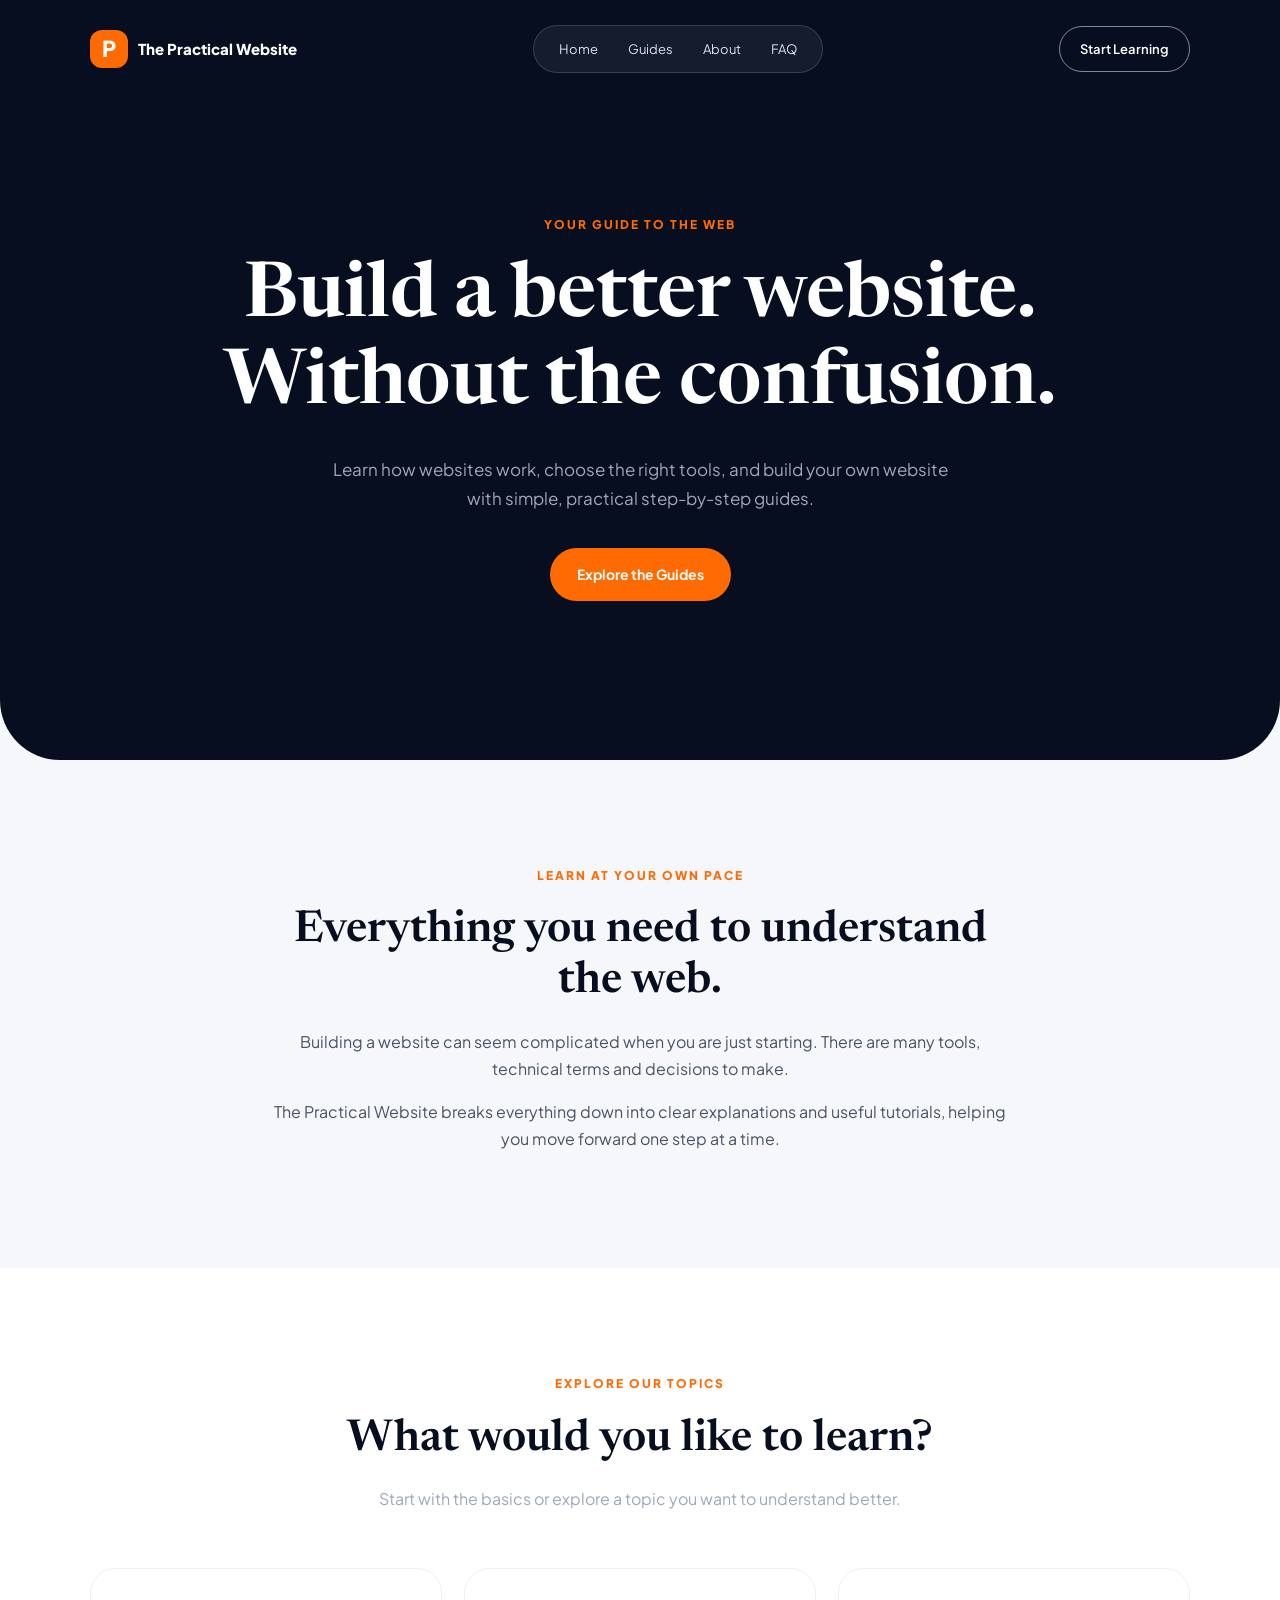
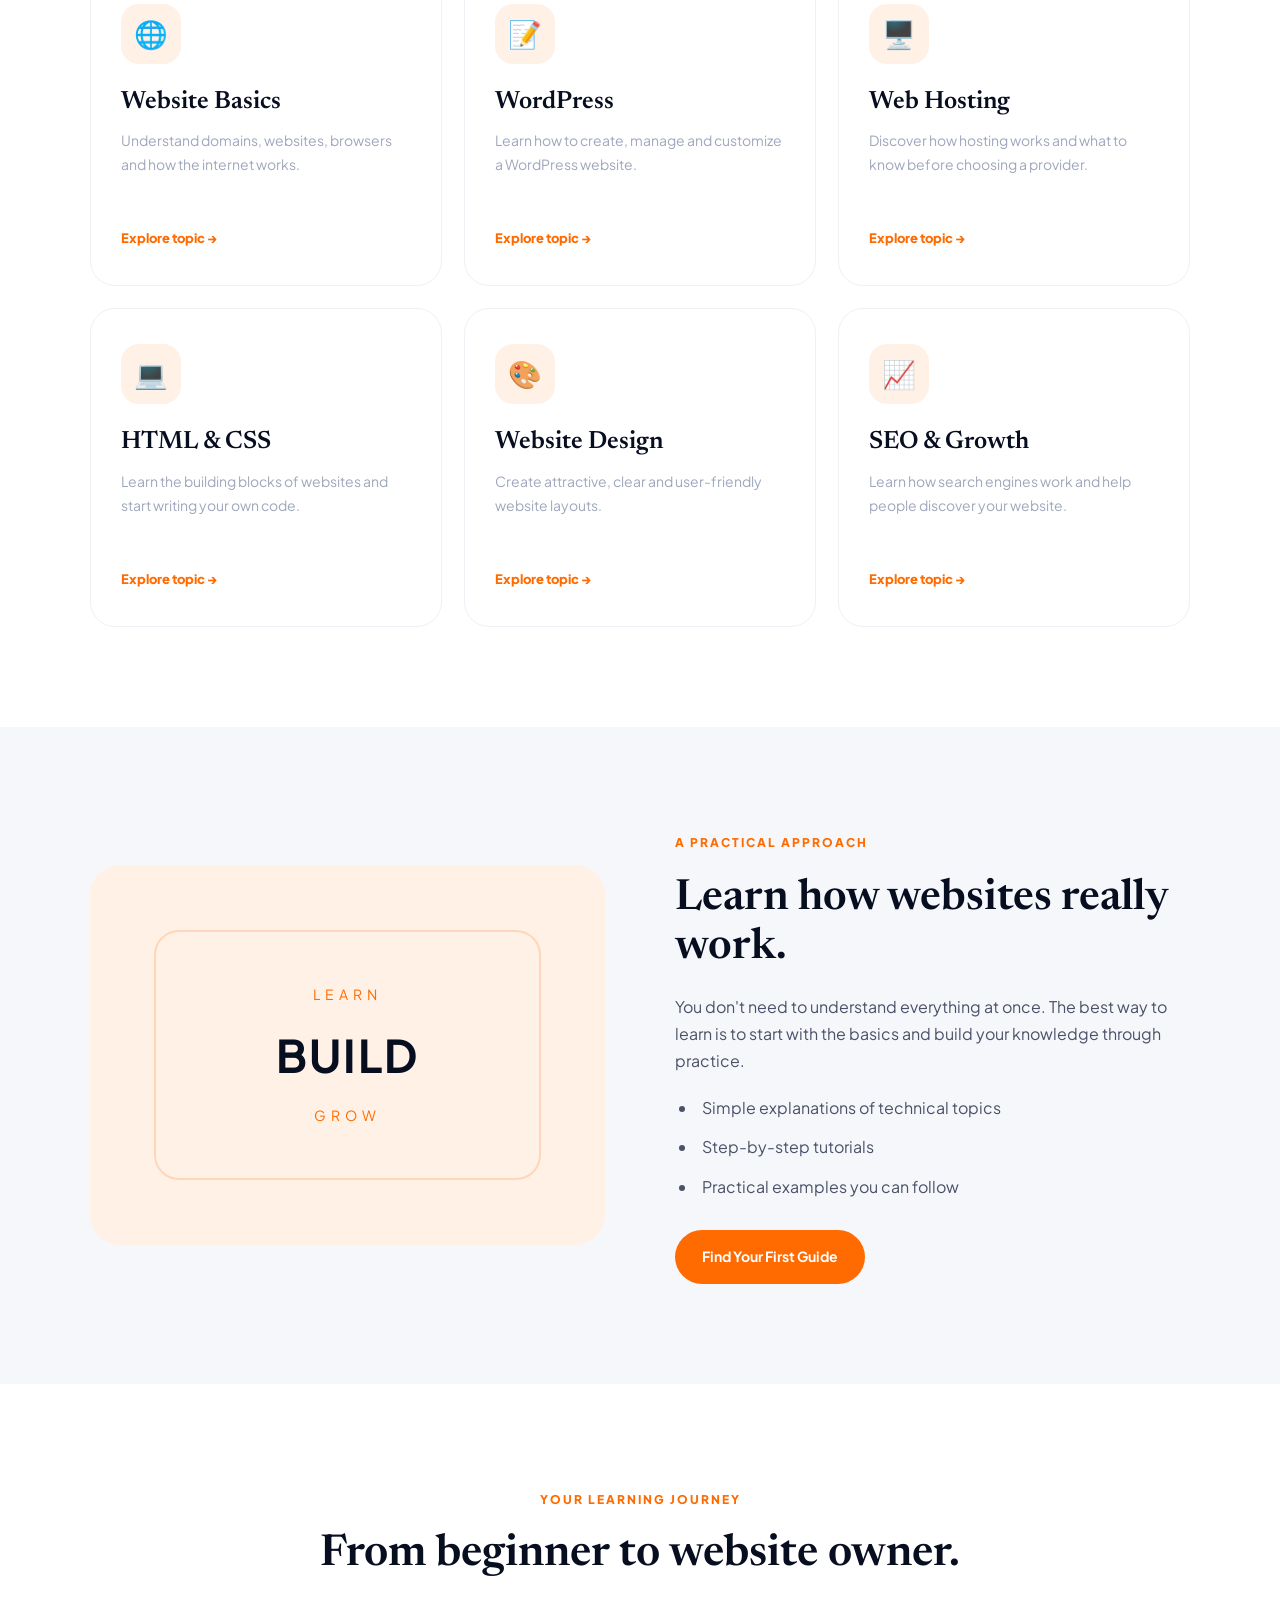
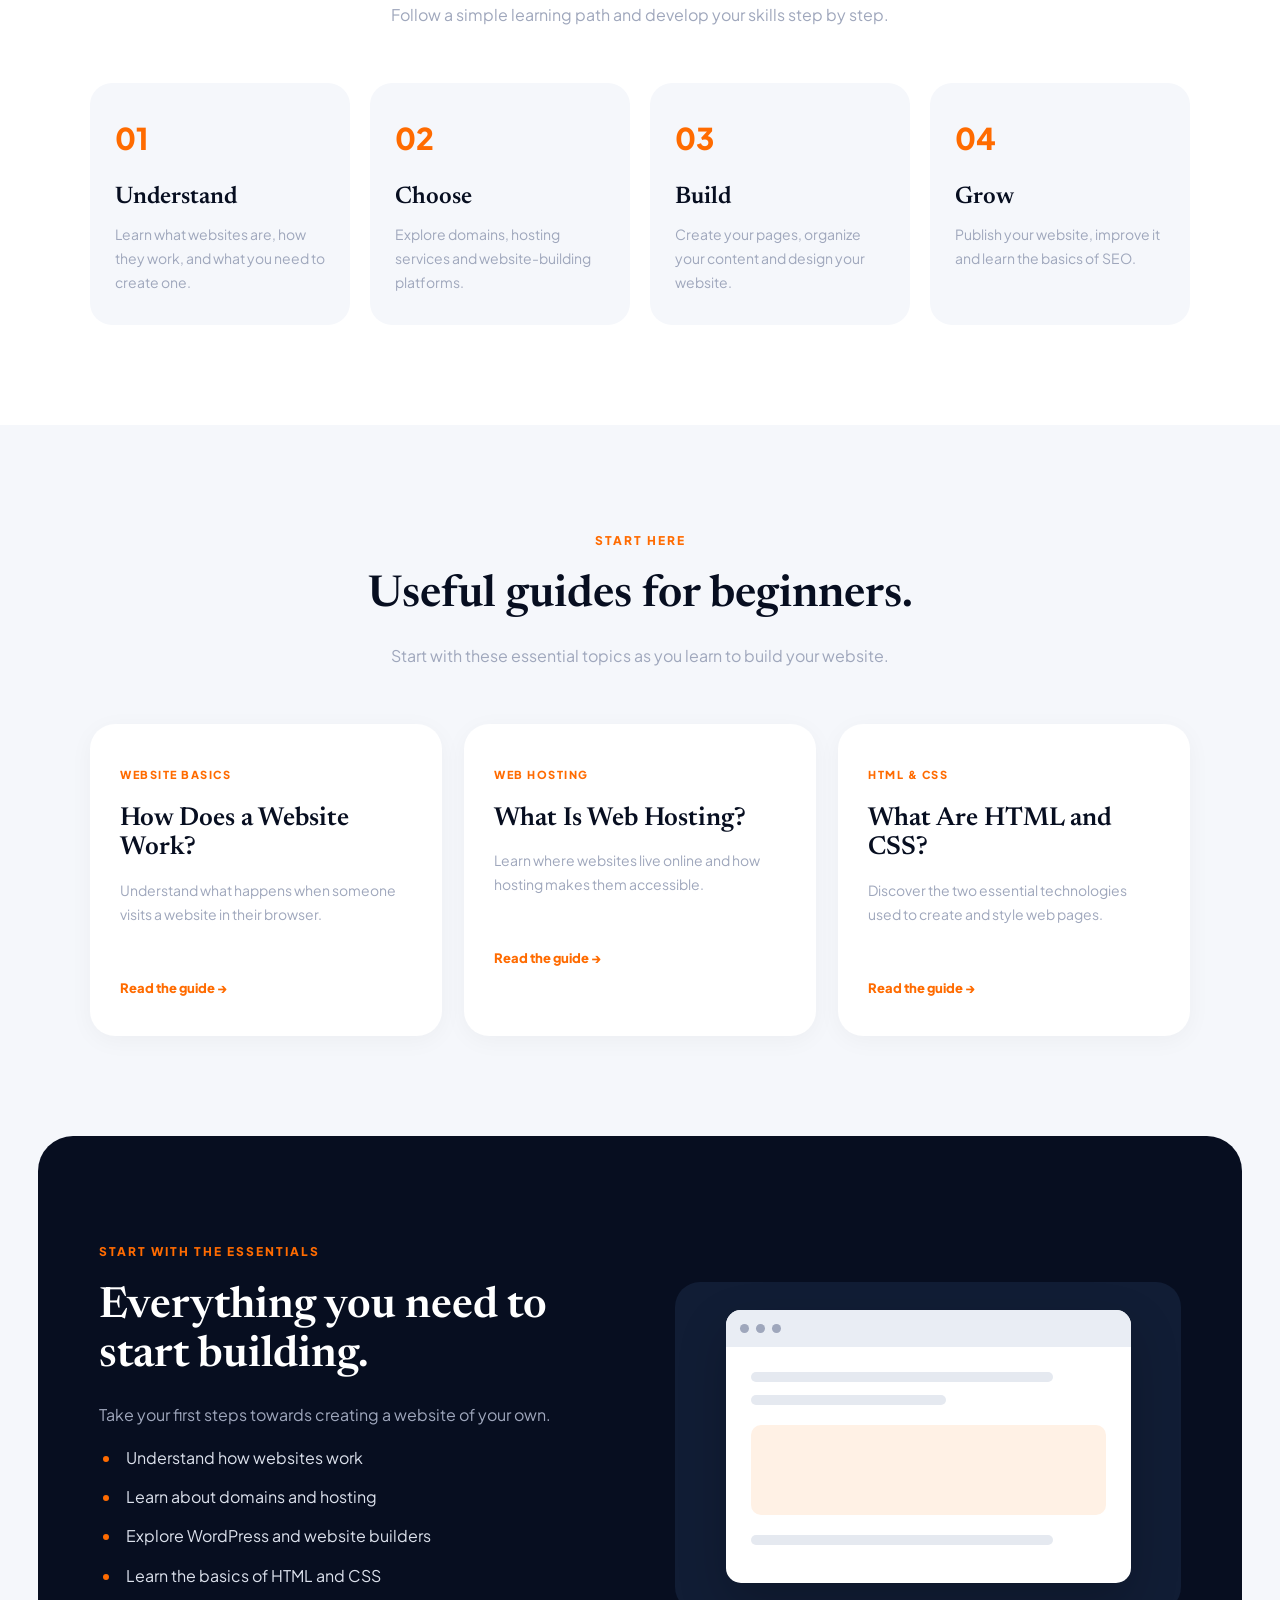
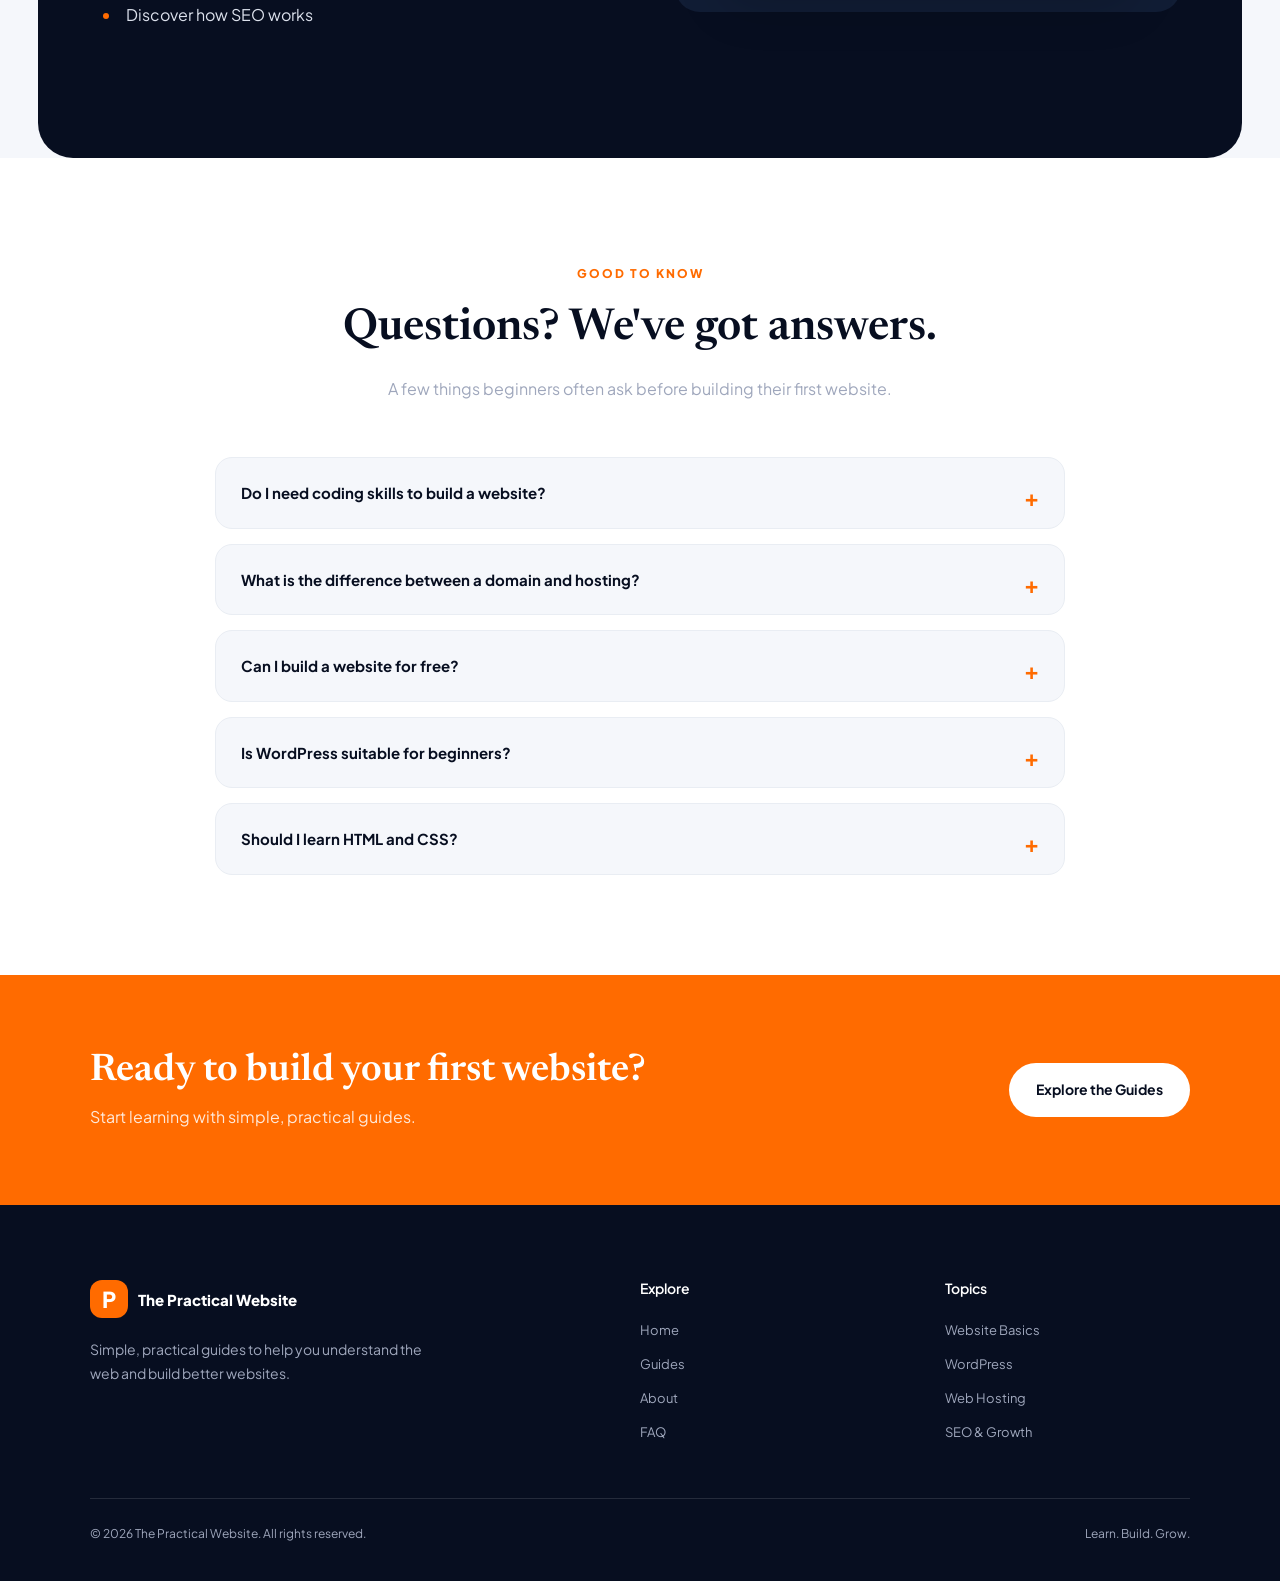
<file: index.html>
<!DOCTYPE html>
<html lang="en">

<head>
  <meta charset="UTF-8">
  <meta name="viewport" content="width=device-width, initial-scale=1.0">

  <title>The Practical Website | Simple Guides for Building Websites</title>

  <meta name="description"
    content="Learn how to build a website with simple guides to website basics, WordPress, hosting, HTML, CSS and SEO.">

  <link rel="stylesheet" href="style.css">
</head>

<body>

  <!-- HEADER -->
  <header class="site-header">
    <div class="container header-content">

      <a href="index.html" class="logo">
        <span class="logo-icon">P</span>
        <span>The Practical Website</span>
      </a>

      <nav class="main-nav">
        <a href="#home">Home</a>
        <a href="#guides">Guides</a>
        <a href="#about">About</a>
        <a href="#faq">FAQ</a>
      </nav>

      <a href="#guides" class="header-button">Start Learning</a>

    </div>
  </header>


  <main>

    <!-- HERO SECTION -->
    <section class="hero" id="home">
      <div class="container hero-content">

        <span class="hero-label">YOUR GUIDE TO THE WEB</span>

        <h1>Build a better website.<br>Without the confusion.</h1>

        <p>
          Learn how websites work, choose the right tools,
          and build your own website with simple,
          practical step-by-step guides.
        </p>

        <a href="#guides" class="button button-primary">
          Explore the Guides
        </a>

      </div>
    </section>


    <!-- INTRODUCTION -->
    <section class="intro section-padding">
      <div class="container intro-content">

        <span class="section-label">LEARN AT YOUR OWN PACE</span>

        <h2>Everything you need to understand the web.</h2>

        <p>
          Building a website can seem complicated when you
          are just starting. There are many tools, technical
          terms and decisions to make.
        </p>

        <p>
          The Practical Website breaks everything down into
          clear explanations and useful tutorials, helping
          you move forward one step at a time.
        </p>

      </div>
    </section>


    <!-- GUIDE CATEGORIES -->
    <section class="guides section-padding" id="guides">
      <div class="container">

        <div class="section-heading">
          <span class="section-label">EXPLORE OUR TOPICS</span>
          <h2>What would you like to learn?</h2>
          <p>
            Start with the basics or explore a topic
            you want to understand better.
          </p>
        </div>

        <div class="guide-grid">

          <article class="guide-card">
            <div class="card-icon">🌐</div>
            <h3>Website Basics</h3>
            <p>
              Understand domains, websites, browsers
              and how the internet works.
            </p>
            <a href="#popular-guides">Explore topic →</a>
          </article>

          <article class="guide-card">
            <div class="card-icon">📝</div>
            <h3>WordPress</h3>
            <p>
              Learn how to create, manage and
              customize a WordPress website.
            </p>
            <a href="#popular-guides">Explore topic →</a>
          </article>

          <article class="guide-card">
            <div class="card-icon">🖥️</div>
            <h3>Web Hosting</h3>
            <p>
              Discover how hosting works and
              what to know before choosing a provider.
            </p>
            <a href="#popular-guides">Explore topic →</a>
          </article>

          <article class="guide-card">
            <div class="card-icon">💻</div>
            <h3>HTML &amp; CSS</h3>
            <p>
              Learn the building blocks of websites
              and start writing your own code.
            </p>
            <a href="#popular-guides">Explore topic →</a>
          </article>

          <article class="guide-card">
            <div class="card-icon">🎨</div>
            <h3>Website Design</h3>
            <p>
              Create attractive, clear and
              user-friendly website layouts.
            </p>
            <a href="#popular-guides">Explore topic →</a>
          </article>

          <article class="guide-card">
            <div class="card-icon">📈</div>
            <h3>SEO &amp; Growth</h3>
            <p>
              Learn how search engines work and
              help people discover your website.
            </p>
            <a href="#popular-guides">Explore topic →</a>
          </article>

        </div>
      </div>
    </section>


    <!-- ABOUT / LEARNING APPROACH -->
    <section class="about section-padding" id="about">
      <div class="container about-content">

        <div class="about-image">
          <div class="image-placeholder">
            <span>LEARN</span>
            <strong>BUILD</strong>
            <span>GROW</span>
          </div>
        </div>

        <div class="about-text">
          <span class="section-label">A PRACTICAL APPROACH</span>

          <h2>Learn how websites really work.</h2>

          <p>
            You don't need to understand everything
            at once. The best way to learn is to start
            with the basics and build your knowledge
            through practice.
          </p>

          <ul>
            <li>Simple explanations of technical topics</li>
            <li>Step-by-step tutorials</li>
            <li>Practical examples you can follow</li>
          </ul>

          <a href="#guides" class="button button-primary">
            Find Your First Guide
          </a>
        </div>

      </div>
    </section>


    <!-- LEARNING PATH -->
    <section class="learning section-padding">
      <div class="container">

        <div class="section-heading">
          <span class="section-label">YOUR LEARNING JOURNEY</span>
          <h2>From beginner to website owner.</h2>
          <p>
            Follow a simple learning path and
            develop your skills step by step.
          </p>
        </div>

        <div class="learning-grid">

          <article class="learning-card">
            <span class="step-number">01</span>
            <h3>Understand</h3>
            <p>
              Learn what websites are, how they work,
              and what you need to create one.
            </p>
          </article>

          <article class="learning-card">
            <span class="step-number">02</span>
            <h3>Choose</h3>
            <p>
              Explore domains, hosting services
              and website-building platforms.
            </p>
          </article>

          <article class="learning-card">
            <span class="step-number">03</span>
            <h3>Build</h3>
            <p>
              Create your pages, organize your content
              and design your website.
            </p>
          </article>

          <article class="learning-card">
            <span class="step-number">04</span>
            <h3>Grow</h3>
            <p>
              Publish your website, improve it
              and learn the basics of SEO.
            </p>
          </article>

        </div>
      </div>
    </section>


    <!-- POPULAR GUIDES -->
    <section class="popular section-padding" id="popular-guides">
      <div class="container">

        <div class="section-heading">
          <span class="section-label">START HERE</span>
          <h2>Useful guides for beginners.</h2>
          <p>
            Start with these essential topics
            as you learn to build your website.
          </p>
        </div>

        <div class="popular-grid">

          <article class="popular-card">
            <span class="article-category">WEBSITE BASICS</span>
            <h3>How Does a Website Work?</h3>
            <p>
              Understand what happens when someone
              visits a website in their browser.
            </p>
            <a href="website-basics.html">Read the guide →</a>
          </article>

          <article class="popular-card">
            <span class="article-category">WEB HOSTING</span>
            <h3>What Is Web Hosting?</h3>
            <p>
              Learn where websites live online
              and how hosting makes them accessible.
            </p>
            <a href="hosting.html">Read the guide →</a>
          </article>

          <article class="popular-card">
            <span class="article-category">HTML &amp; CSS</span>
            <h3>What Are HTML and CSS?</h3>
            <p>
              Discover the two essential technologies
              used to create and style web pages.
            </p>
            <a href="html-css.html">Read the guide →</a>
          </article>

        </div>
      </div>
    </section>


    <!-- DARK CHECKLIST SECTION -->
    <section class="start-section section-padding">
      <div class="container start-content">

        <div class="start-text">
          <span class="section-label">START WITH THE ESSENTIALS</span>

          <h2>Everything you need to start building.</h2>

          <p>
            Take your first steps towards creating
            a website of your own.
          </p>

          <ul>
            <li>Understand how websites work</li>
            <li>Learn about domains and hosting</li>
            <li>Explore WordPress and website builders</li>
            <li>Learn the basics of HTML and CSS</li>
            <li>Discover how SEO works</li>
          </ul>
        </div>

        <div class="start-visual">
          <div class="browser-window">
            <div class="browser-top">
              <span></span>
              <span></span>
              <span></span>
            </div>

            <div class="browser-content">
              <div class="browser-line"></div>
              <div class="browser-line short"></div>
              <div class="browser-block"></div>
              <div class="browser-line"></div>
            </div>
          </div>
        </div>

      </div>
    </section>


    <!-- FAQ -->
    <section class="faq section-padding" id="faq">
      <div class="container faq-content">

        <div class="section-heading">
          <span class="section-label">GOOD TO KNOW</span>
          <h2>Questions? We've got answers.</h2>
          <p>
            A few things beginners often ask
            before building their first website.
          </p>
        </div>

        <div class="faq-list">

          <details class="faq-item">
            <summary>Do I need coding skills to build a website?</summary>
            <p>
              No. Many website builders and WordPress
              tools allow you to create websites without
              writing code. Learning HTML and CSS can
              give you more control as you progress.
            </p>
          </details>

          <details class="faq-item">
            <summary>What is the difference between a domain and hosting?</summary>
            <p>
              A domain is your website's address.
              Hosting is the service that stores your
              website's files and makes them available
              online.
            </p>
          </details>

          <details class="faq-item">
            <summary>Can I build a website for free?</summary>
            <p>
              Yes. Some platforms offer free website
              hosting and tools, although free plans
              may have limitations.
            </p>
          </details>

          <details class="faq-item">
            <summary>Is WordPress suitable for beginners?</summary>
            <p>
              Yes. WordPress can be a good choice for
              beginners, especially when you start
              with the basic features and learn gradually.
            </p>
          </details>

          <details class="faq-item">
            <summary>Should I learn HTML and CSS?</summary>
            <p>
              They are useful skills for anyone who
              wants more control over website design.
              You can start with simple examples
              and practice as you learn.
            </p>
          </details>

        </div>
      </div>
    </section>


    <!-- FINAL CALL TO ACTION -->
    <section class="final-cta">
      <div class="container cta-content">

        <div>
          <h2>Ready to build your first website?</h2>
          <p>
            Start learning with simple,
            practical guides.
          </p>
        </div>

        <a href="#guides" class="button button-light">
          Explore the Guides
        </a>

      </div>
    </section>

  </main>


  <!-- FOOTER -->
  <footer class="site-footer">
    <div class="container footer-content">

      <div class="footer-about">
        <a href="index.html" class="logo">
          <span class="logo-icon">P</span>
          <span>The Practical Website</span>
        </a>

        <p>
          Simple, practical guides to help you
          understand the web and build better websites.
        </p>
      </div>

      <div class="footer-links">
        <h3>Explore</h3>
        <a href="#home">Home</a>
        <a href="#guides">Guides</a>
        <a href="#about">About</a>
        <a href="#faq">FAQ</a>
      </div>

      <div class="footer-links">
        <h3>Topics</h3>
        <a href="#guides">Website Basics</a>
        <a href="#guides">WordPress</a>
        <a href="#guides">Web Hosting</a>
        <a href="#guides">SEO &amp; Growth</a>
      </div>

    </div>

    <div class="container footer-bottom">
      <p>© 2026 The Practical Website. All rights reserved.</p>
      <p>Learn. Build. Grow.</p>
    </div>
  </footer>

  <button class="back-to-top" id="backToTop" aria-label="Go to top">
    ↑ Go Up
  </button>

  <script>
    const backToTop = document.getElementById("backToTop");

    window.addEventListener("scroll", function () {
      if (window.scrollY > 300) {
        backToTop.classList.add("show");
      } else {
        backToTop.classList.remove("show");
      }
    });

    backToTop.addEventListener("click", function () {
      window.scrollTo({
        top: 0,
        behavior: "smooth"
      });
    });
  </script>
</body>

</html>
</file>
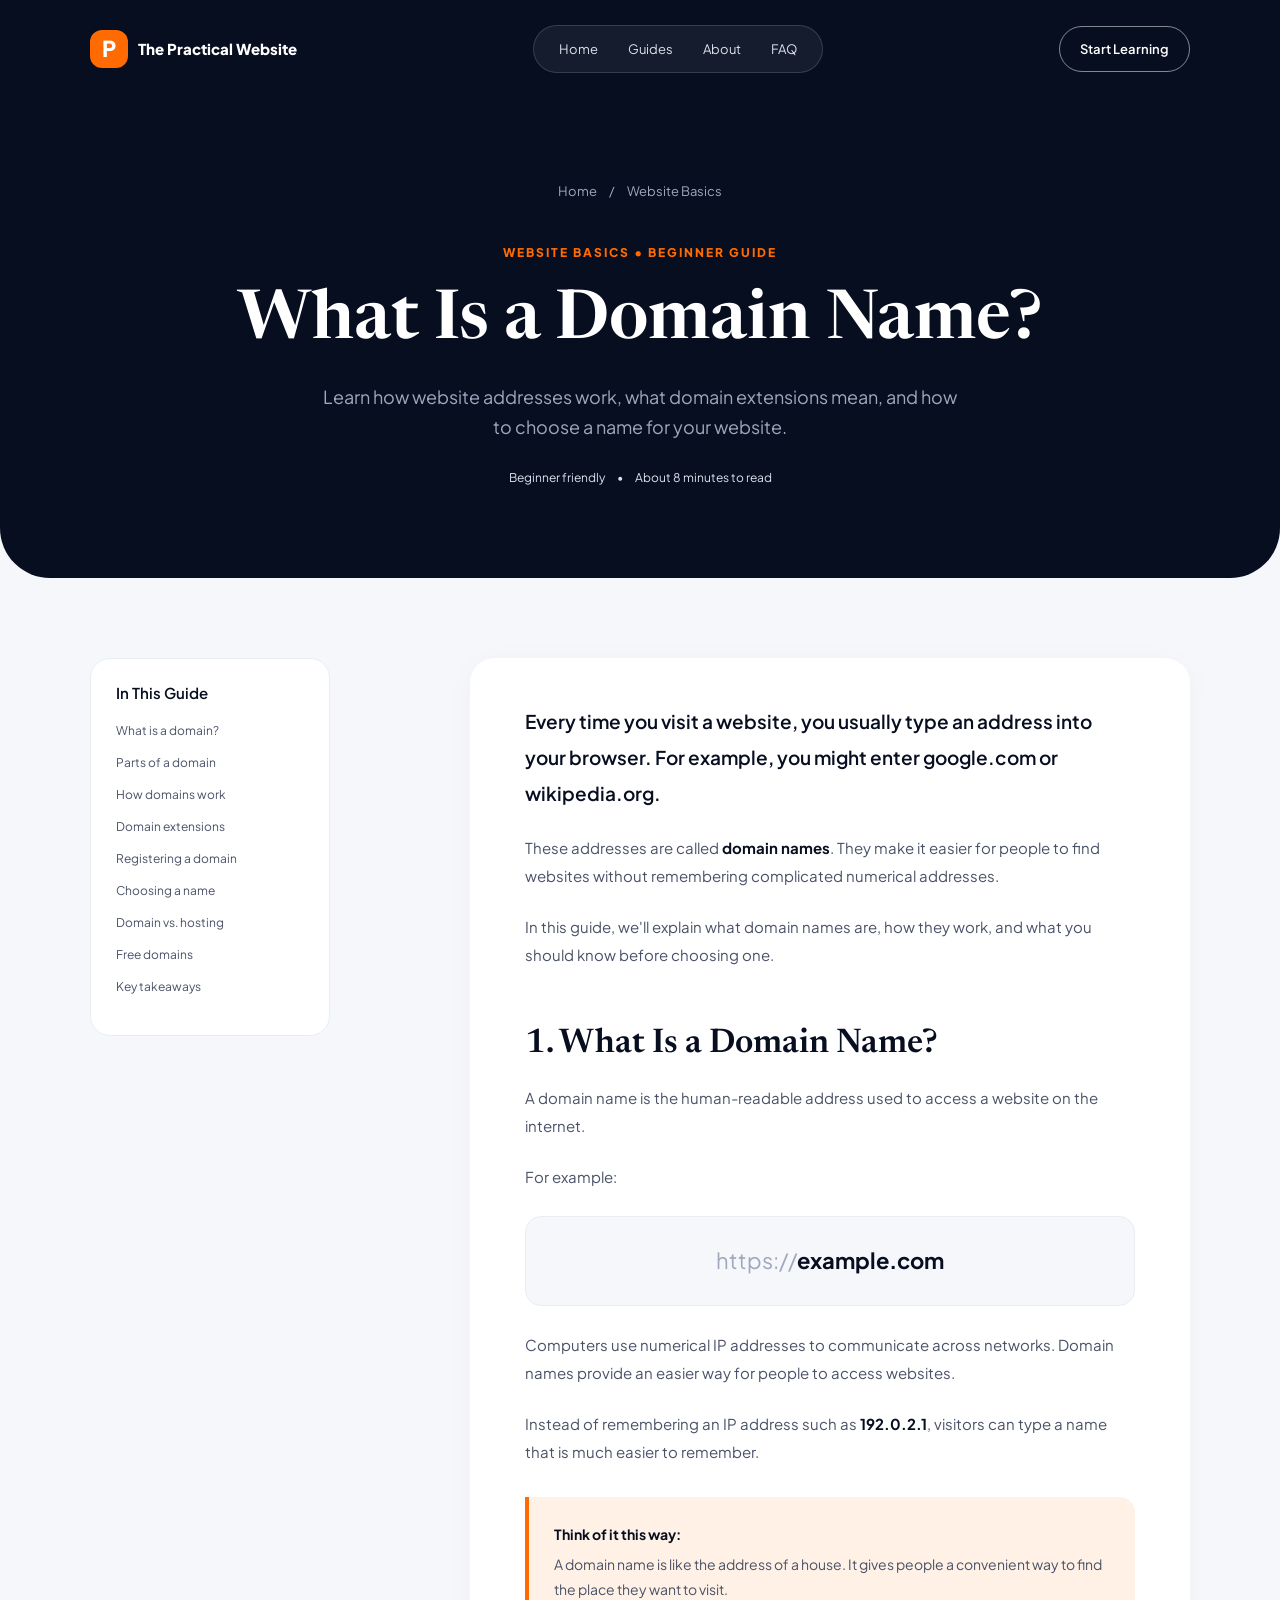
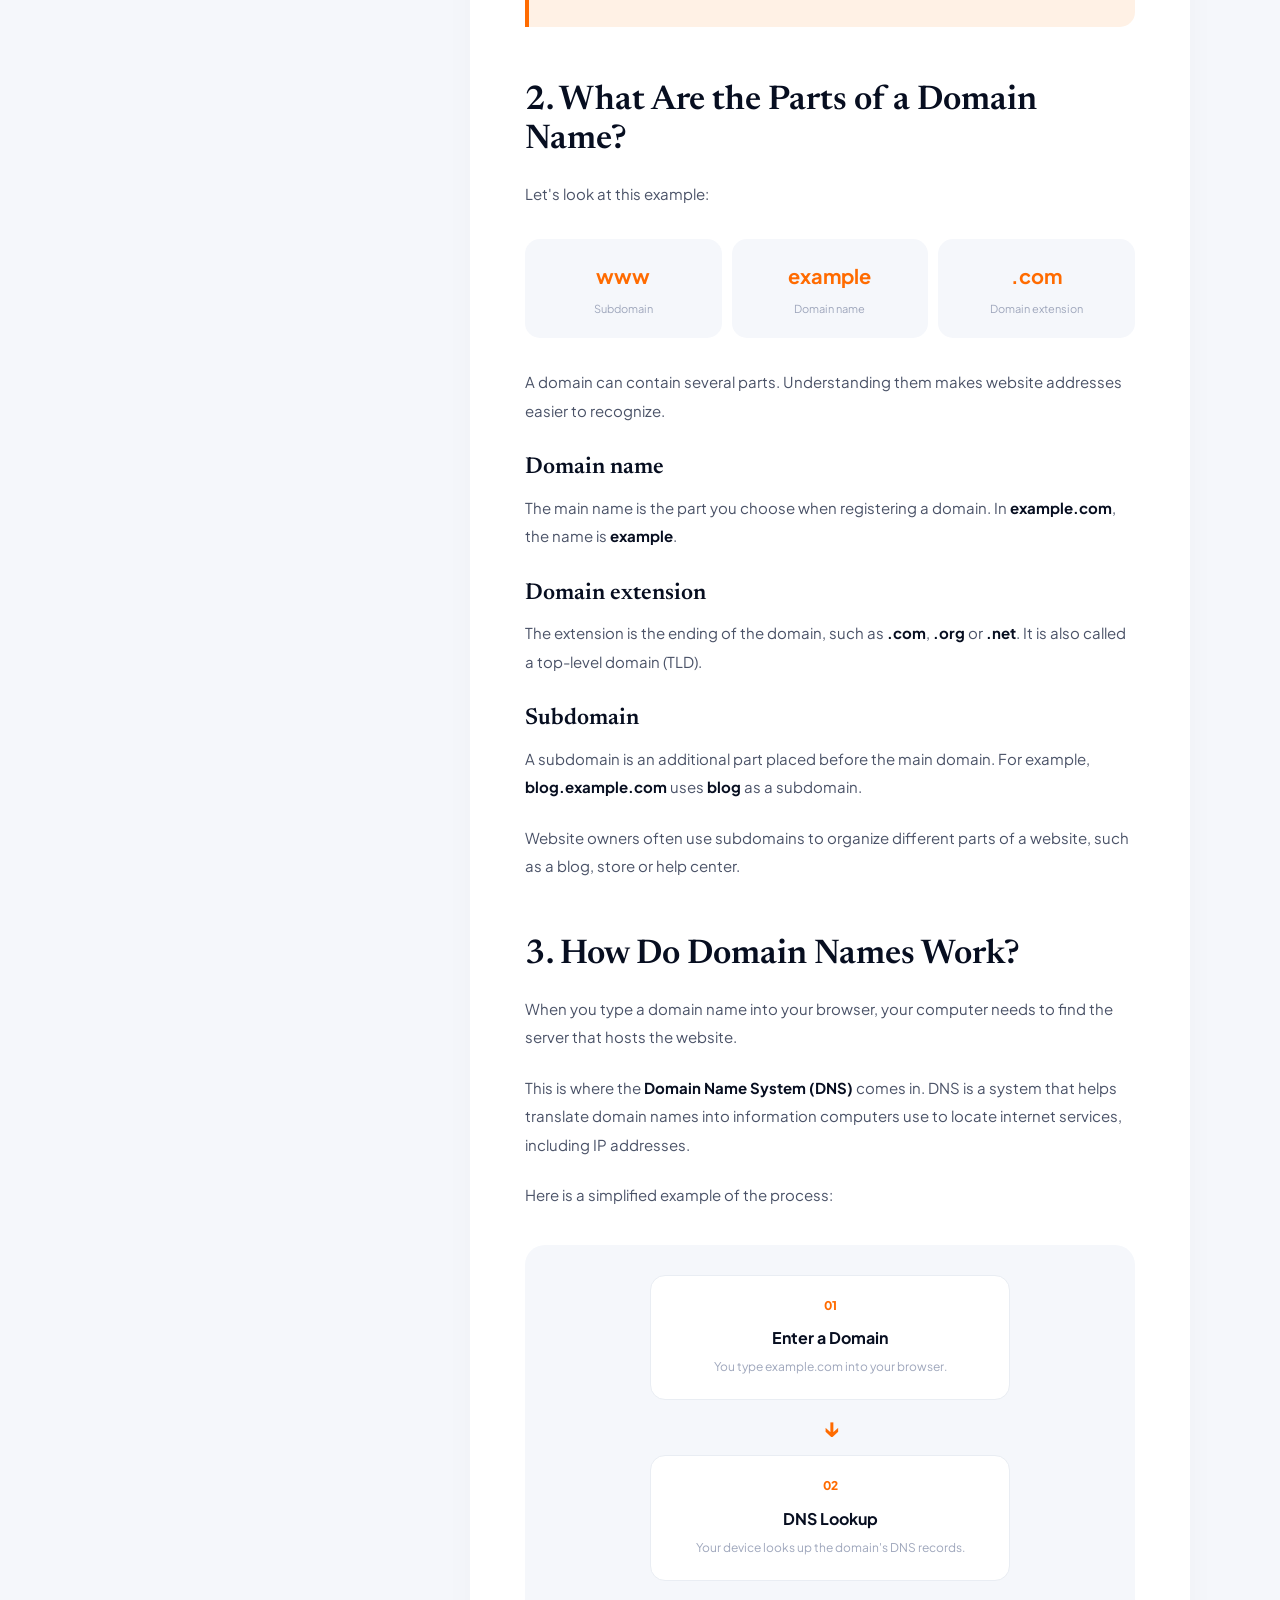
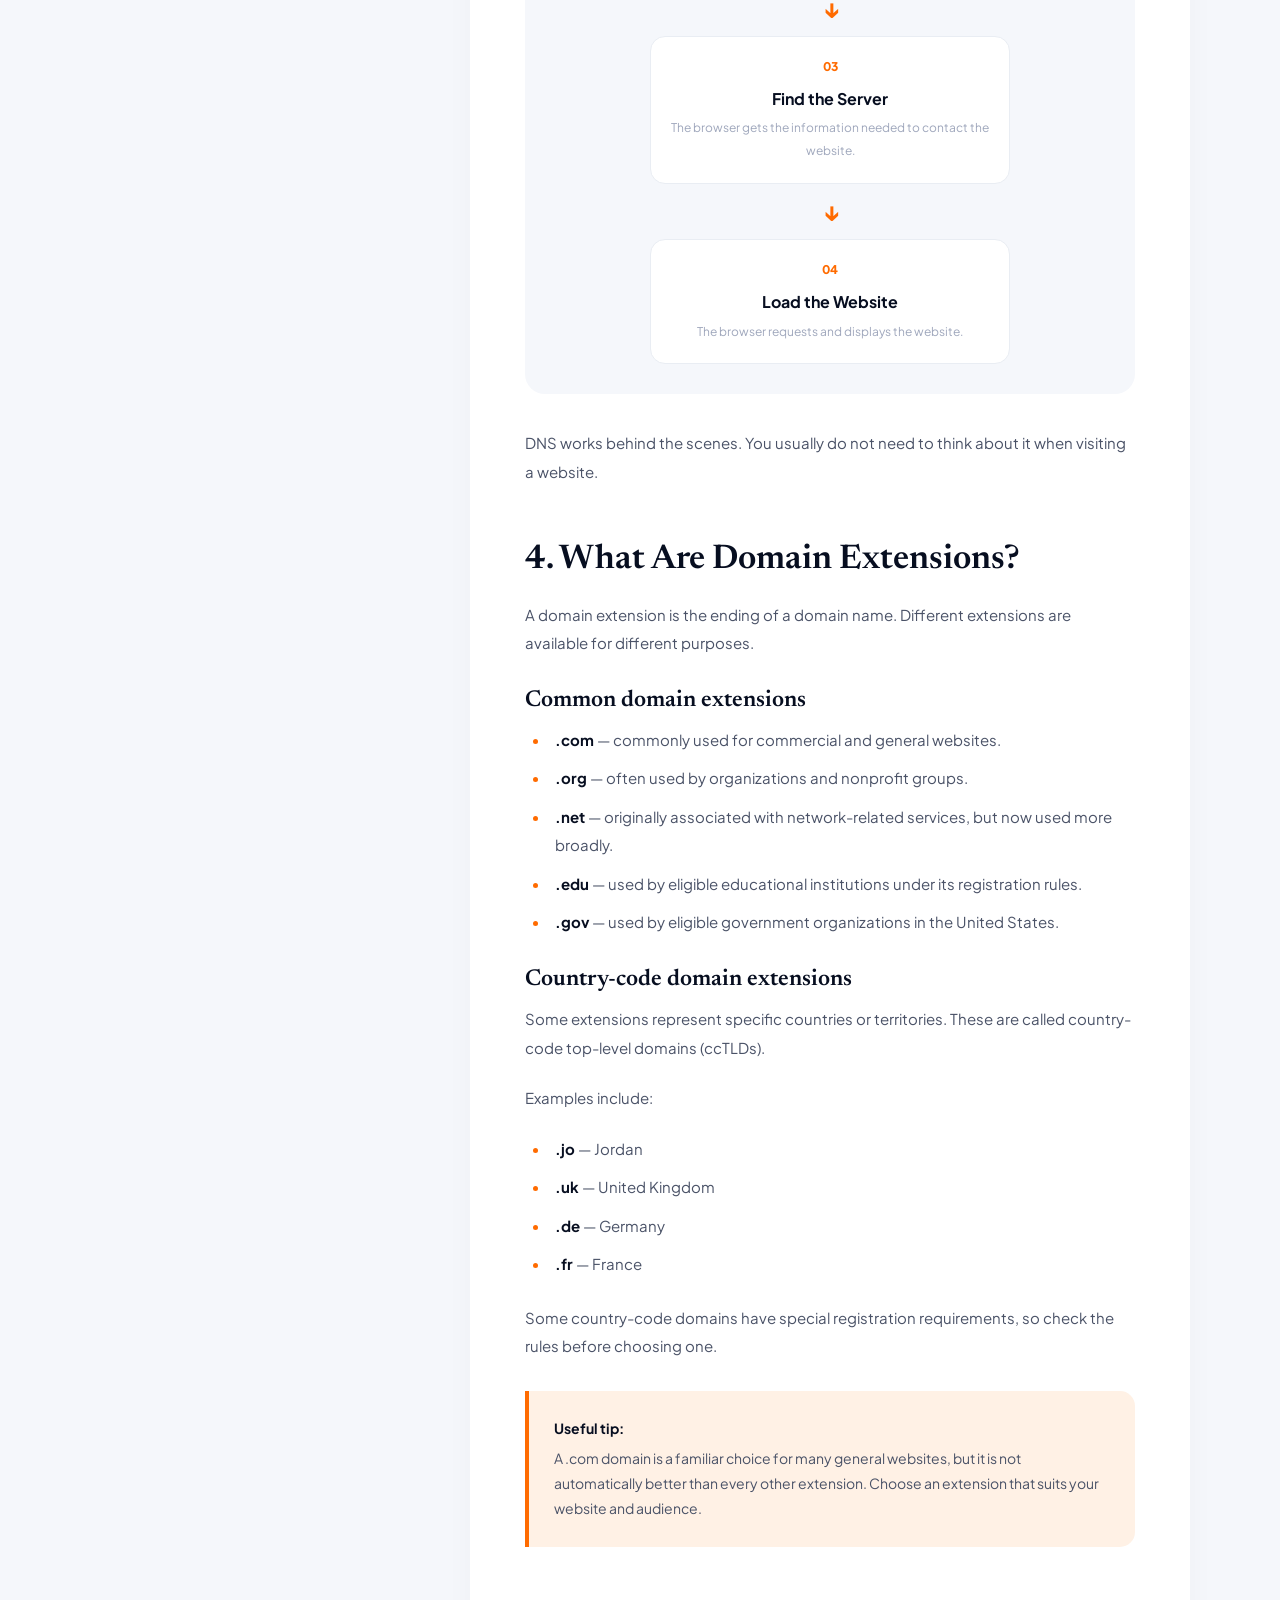
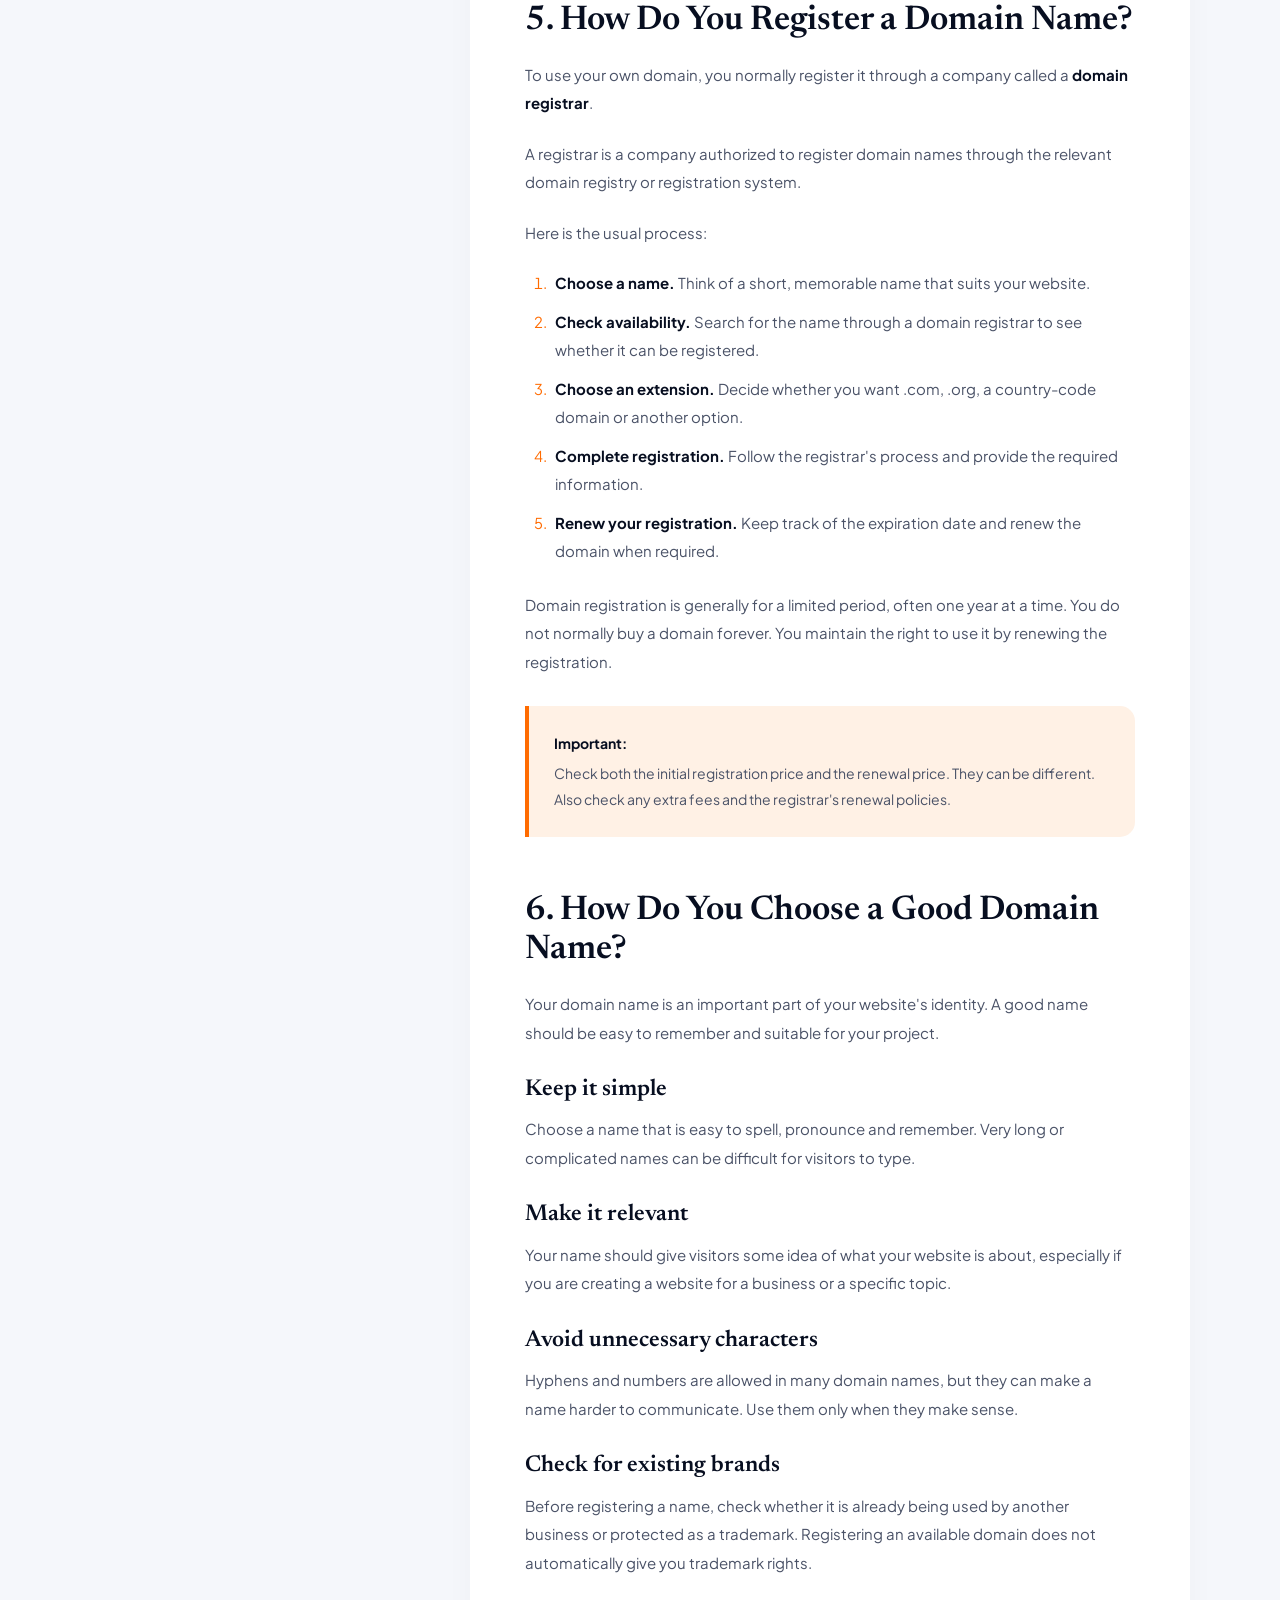
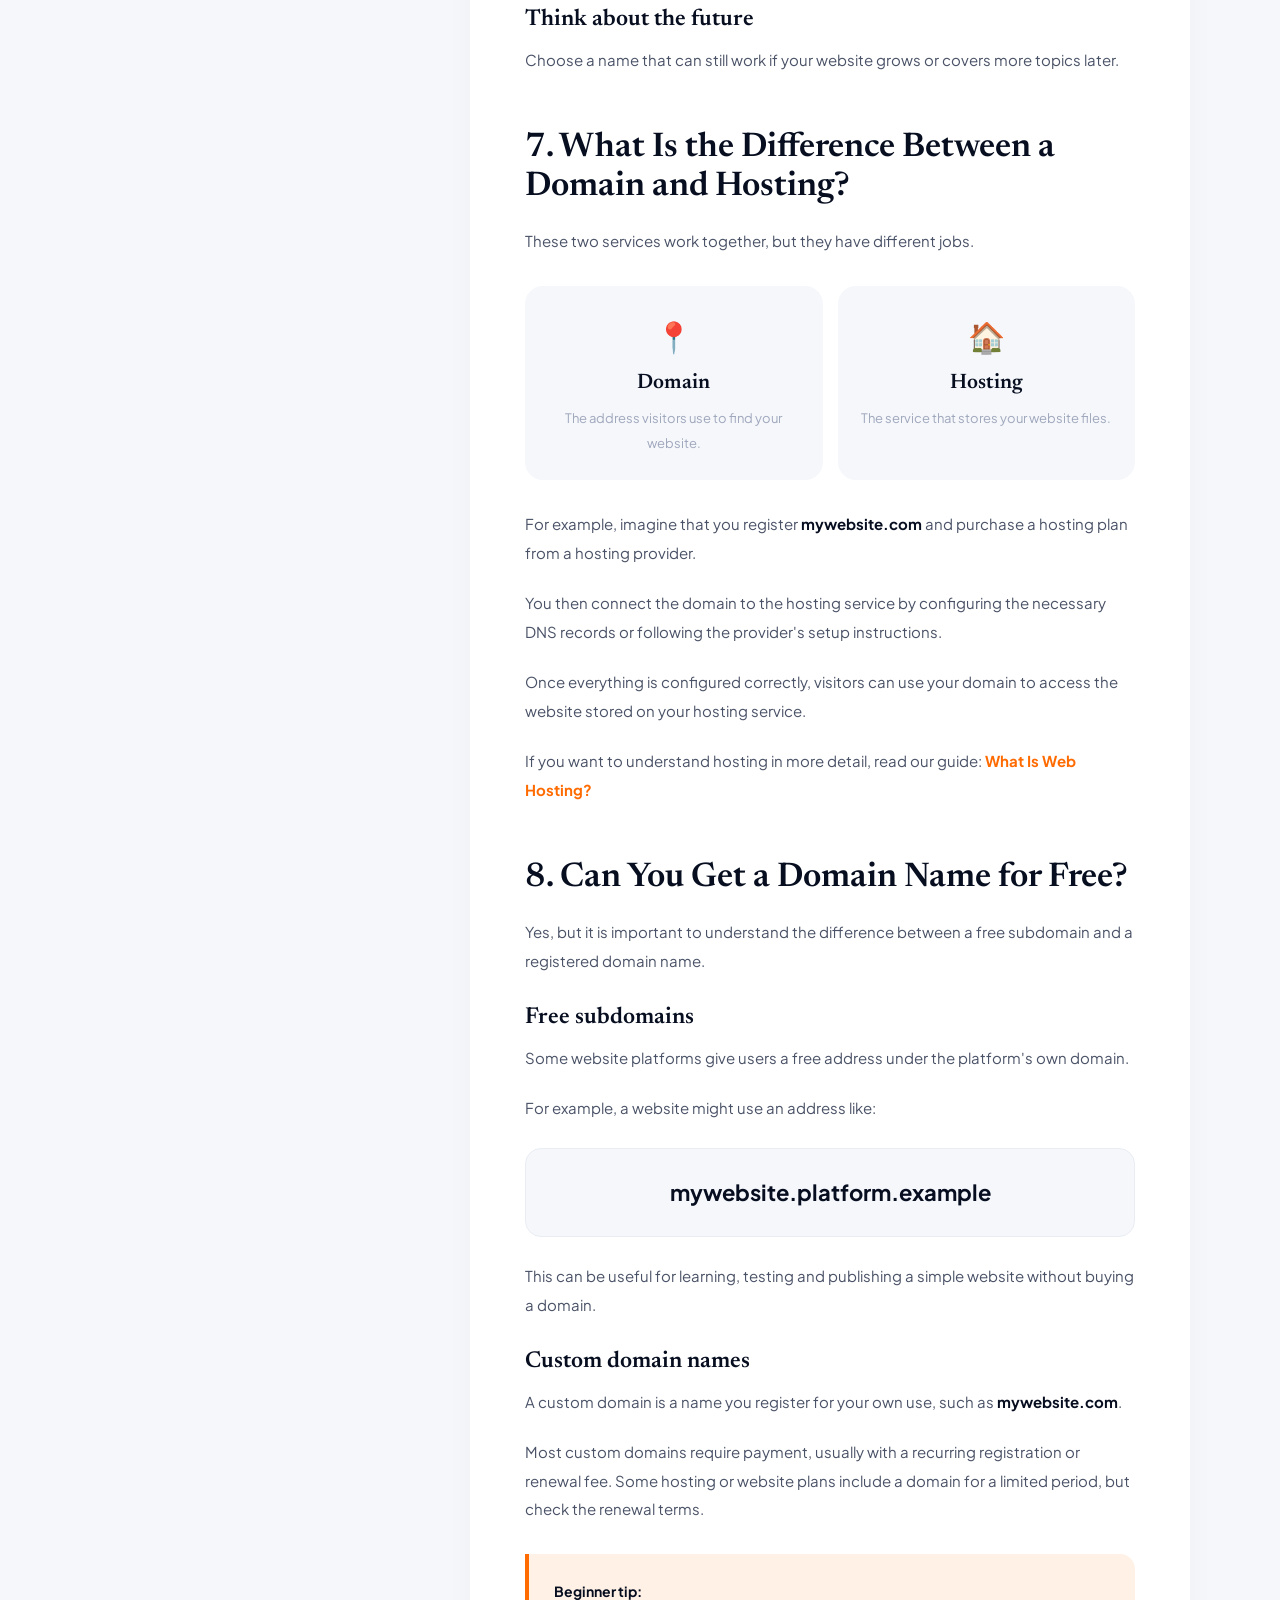
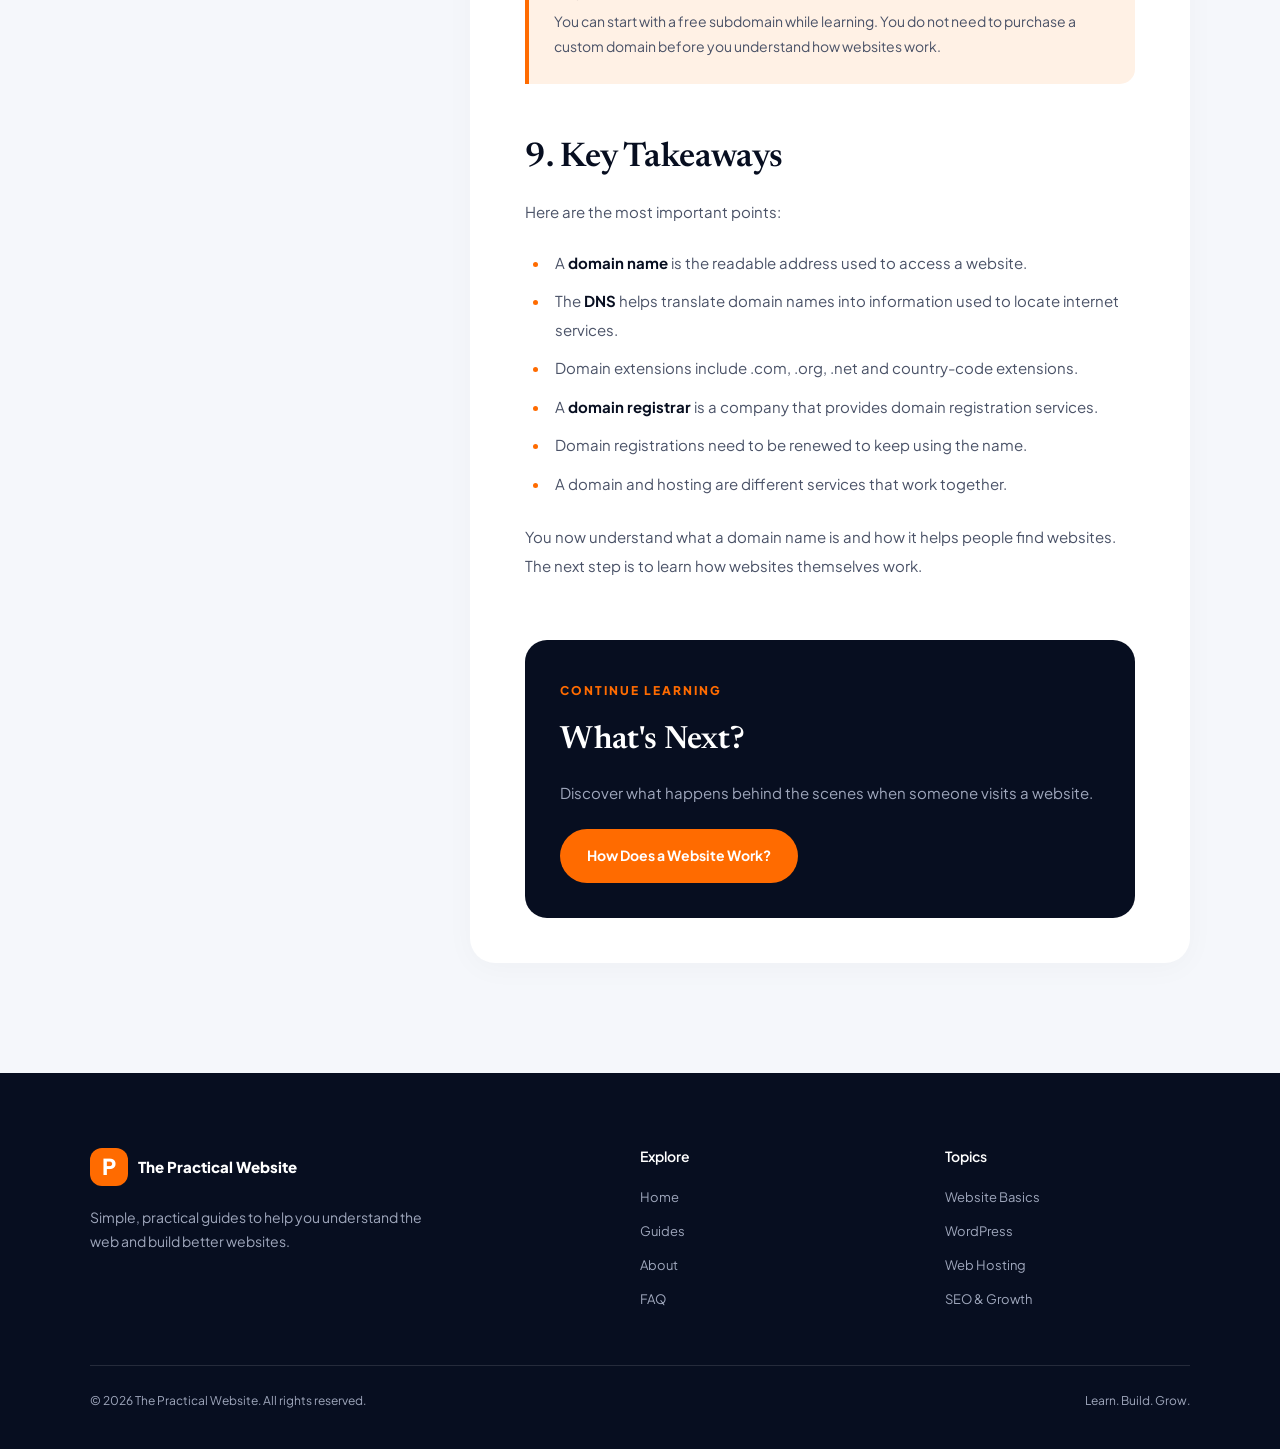
<file: domain-name.html>
<!DOCTYPE html>
<html lang="en">

<head>
  <meta charset="UTF-8">
  <meta name="viewport" content="width=device-width, initial-scale=1.0">

  <title>What Is a Domain Name? A Beginner's Guide | The Practical Website</title>

  <meta name="description"
    content="Learn what a domain name is, how domain names work, what extensions mean, and how to register a domain for your website.">

  <link rel="stylesheet" href="style.css">
</head>

<body>

  <!-- HEADER -->
  <header class="site-header">
    <div class="container header-content">

      <a href="index.html" class="logo">
        <span class="logo-icon">P</span>
        <span>The Practical Website</span>
      </a>

      <nav class="main-nav">
        <a href="index.html">Home</a>
        <a href="index.html#guides">Guides</a>
        <a href="index.html#about">About</a>
        <a href="index.html#faq">FAQ</a>
      </nav>

      <a href="index.html#guides" class="header-button">
        Start Learning
      </a>

    </div>
  </header>


  <main>

    <!-- ARTICLE HERO -->
    <section class="article-hero">
      <div class="container article-hero-content">

        <div class="article-breadcrumb">
          <a href="index.html">Home</a>
          <span>/</span>
          <a href="index.html#guides">Website Basics</a>
        </div>

        <span class="hero-label">WEBSITE BASICS • BEGINNER GUIDE</span>

        <h1>What Is a Domain Name?</h1>

        <p class="article-subtitle">
          Learn how website addresses work, what domain
          extensions mean, and how to choose a name
          for your website.
        </p>

        <div class="article-meta">
          <span>Beginner friendly</span>
          <span>•</span>
          <span>About 8 minutes to read</span>
        </div>

      </div>
    </section>


    <!-- ARTICLE CONTENT -->
    <section class="article-section">
      <div class="container article-layout">

        <!-- TABLE OF CONTENTS -->
        <aside class="article-sidebar">

          <div class="toc-box">
            <h3>In This Guide</h3>

            <a href="#what-is-domain">What is a domain?</a>
            <a href="#domain-example">Parts of a domain</a>
            <a href="#how-domains-work">How domains work</a>
            <a href="#extensions">Domain extensions</a>
            <a href="#registration">Registering a domain</a>
            <a href="#choosing-name">Choosing a name</a>
            <a href="#domain-hosting">Domain vs. hosting</a>
            <a href="#free-domains">Free domains</a>
            <a href="#summary">Key takeaways</a>
          </div>

        </aside>


        <!-- MAIN ARTICLE -->
        <article class="article-content">

          <p class="article-intro">
            Every time you visit a website, you usually
            type an address into your browser. For example,
            you might enter google.com or wikipedia.org.
          </p>

          <p>
            These addresses are called
            <strong>domain names</strong>. They make it
            easier for people to find websites without
            remembering complicated numerical addresses.
          </p>

          <p>
            In this guide, we'll explain what domain
            names are, how they work, and what you
            should know before choosing one.
          </p>


          <!-- SECTION 1 -->
          <h2 id="what-is-domain">1. What Is a Domain Name?</h2>

          <p>
            A domain name is the human-readable address
            used to access a website on the internet.
          </p>

          <p>
            For example:
          </p>

          <div class="domain-example">
            <span>https://</span><strong>example.com</strong>
          </div>

          <p>
            Computers use numerical IP addresses to
            communicate across networks. Domain names
            provide an easier way for people to access
            websites.
          </p>

          <p>
            Instead of remembering an IP address such as
            <strong>192.0.2.1</strong>, visitors can type
            a name that is much easier to remember.
          </p>

          <div class="article-note">
            <strong>Think of it this way:</strong>
            A domain name is like the address of a house.
            It gives people a convenient way to find
            the place they want to visit.
          </div>


          <!-- SECTION 2 -->
          <h2 id="domain-example">2. What Are the Parts of a Domain Name?</h2>

          <p>
            Let's look at this example:
          </p>

          <div class="domain-breakdown">
            <div class="domain-part">
              <strong>www</strong>
              <span>Subdomain</span>
            </div>

            <div class="domain-part">
              <strong>example</strong>
              <span>Domain name</span>
            </div>

            <div class="domain-part">
              <strong>.com</strong>
              <span>Domain extension</span>
            </div>
          </div>

          <p>
            A domain can contain several parts.
            Understanding them makes website addresses
            easier to recognize.
          </p>

          <h3>Domain name</h3>

          <p>
            The main name is the part you choose when
            registering a domain. In
            <strong>example.com</strong>, the name is
            <strong>example</strong>.
          </p>

          <h3>Domain extension</h3>

          <p>
            The extension is the ending of the domain,
            such as <strong>.com</strong>,
            <strong>.org</strong> or <strong>.net</strong>.
            It is also called a top-level domain (TLD).
          </p>

          <h3>Subdomain</h3>

          <p>
            A subdomain is an additional part placed
            before the main domain. For example,
            <strong>blog.example.com</strong> uses
            <strong>blog</strong> as a subdomain.
          </p>

          <p>
            Website owners often use subdomains to
            organize different parts of a website,
            such as a blog, store or help center.
          </p>


          <!-- SECTION 3 -->
          <h2 id="how-domains-work">3. How Do Domain Names Work?</h2>

          <p>
            When you type a domain name into your browser,
            your computer needs to find the server that
            hosts the website.
          </p>

          <p>
            This is where the
            <strong>Domain Name System (DNS)</strong>
            comes in. DNS is a system that helps translate
            domain names into information computers use
            to locate internet services, including IP addresses.
          </p>

          <p>Here is a simplified example of the process:</p>

          <div class="hosting-diagram">

            <div class="diagram-step">
              <span>01</span>
              <strong>Enter a Domain</strong>
              <p>You type example.com into your browser.</p>
            </div>

            <div class="diagram-arrow">↓</div>

            <div class="diagram-step">
              <span>02</span>
              <strong>DNS Lookup</strong>
              <p>Your device looks up the domain's DNS records.</p>
            </div>

            <div class="diagram-arrow">↓</div>

            <div class="diagram-step">
              <span>03</span>
              <strong>Find the Server</strong>
              <p>The browser gets the information needed to contact the website.</p>
            </div>

            <div class="diagram-arrow">↓</div>

            <div class="diagram-step">
              <span>04</span>
              <strong>Load the Website</strong>
              <p>The browser requests and displays the website.</p>
            </div>

          </div>

          <p>
            DNS works behind the scenes. You usually
            do not need to think about it when visiting
            a website.
          </p>


          <!-- SECTION 4 -->
          <h2 id="extensions">4. What Are Domain Extensions?</h2>

          <p>
            A domain extension is the ending of a domain
            name. Different extensions are available
            for different purposes.
          </p>

          <h3>Common domain extensions</h3>

          <ul>
            <li>
              <strong>.com</strong> — commonly used
              for commercial and general websites.
            </li>

            <li>
              <strong>.org</strong> — often used by
              organizations and nonprofit groups.
            </li>

            <li>
              <strong>.net</strong> — originally
              associated with network-related services,
              but now used more broadly.
            </li>

            <li>
              <strong>.edu</strong> — used by eligible
              educational institutions under its
              registration rules.
            </li>

            <li>
              <strong>.gov</strong> — used by eligible
              government organizations in the United States.
            </li>
          </ul>

          <h3>Country-code domain extensions</h3>

          <p>
            Some extensions represent specific countries
            or territories. These are called country-code
            top-level domains (ccTLDs).
          </p>

          <p>Examples include:</p>

          <ul>
            <li><strong>.jo</strong> — Jordan</li>
            <li><strong>.uk</strong> — United Kingdom</li>
            <li><strong>.de</strong> — Germany</li>
            <li><strong>.fr</strong> — France</li>
          </ul>

          <p>
            Some country-code domains have special
            registration requirements, so check the
            rules before choosing one.
          </p>

          <div class="article-note">
            <strong>Useful tip:</strong>
            A .com domain is a familiar choice for many
            general websites, but it is not automatically
            better than every other extension. Choose
            an extension that suits your website and
            audience.
          </div>


          <!-- SECTION 5 -->
          <h2 id="registration">5. How Do You Register a Domain Name?</h2>

          <p>
            To use your own domain, you normally
            register it through a company called
            a <strong>domain registrar</strong>.
          </p>

          <p>
            A registrar is a company authorized to
            register domain names through the relevant
            domain registry or registration system.
          </p>

          <p>Here is the usual process:</p>

          <ol>
            <li>
              <strong>Choose a name.</strong>
              Think of a short, memorable name
              that suits your website.
            </li>

            <li>
              <strong>Check availability.</strong>
              Search for the name through a domain
              registrar to see whether it can be registered.
            </li>

            <li>
              <strong>Choose an extension.</strong>
              Decide whether you want .com, .org,
              a country-code domain or another option.
            </li>

            <li>
              <strong>Complete registration.</strong>
              Follow the registrar's process and
              provide the required information.
            </li>

            <li>
              <strong>Renew your registration.</strong>
              Keep track of the expiration date and
              renew the domain when required.
            </li>
          </ol>

          <p>
            Domain registration is generally for a
            limited period, often one year at a time.
            You do not normally buy a domain forever.
            You maintain the right to use it by
            renewing the registration.
          </p>

          <div class="article-note">
            <strong>Important:</strong>
            Check both the initial registration price
            and the renewal price. They can be different.
            Also check any extra fees and the registrar's
            renewal policies.
          </div>


          <!-- SECTION 6 -->
          <h2 id="choosing-name">6. How Do You Choose a Good Domain Name?</h2>

          <p>
            Your domain name is an important part
            of your website's identity. A good name
            should be easy to remember and suitable
            for your project.
          </p>

          <h3>Keep it simple</h3>

          <p>
            Choose a name that is easy to spell,
            pronounce and remember. Very long or
            complicated names can be difficult
            for visitors to type.
          </p>

          <h3>Make it relevant</h3>

          <p>
            Your name should give visitors some idea
            of what your website is about, especially
            if you are creating a website for a business
            or a specific topic.
          </p>

          <h3>Avoid unnecessary characters</h3>

          <p>
            Hyphens and numbers are allowed in many
            domain names, but they can make a name
            harder to communicate. Use them only
            when they make sense.
          </p>

          <h3>Check for existing brands</h3>

          <p>
            Before registering a name, check whether
            it is already being used by another business
            or protected as a trademark. Registering
            an available domain does not automatically
            give you trademark rights.
          </p>

          <h3>Think about the future</h3>

          <p>
            Choose a name that can still work if your
            website grows or covers more topics later.
          </p>


          <!-- SECTION 7 -->
          <h2 id="domain-hosting">7. What Is the Difference Between a Domain and Hosting?</h2>

          <p>
            These two services work together, but
            they have different jobs.
          </p>

          <div class="comparison-box">

            <div>
              <span class="comparison-icon">📍</span>
              <h3>Domain</h3>
              <p>The address visitors use to find your website.</p>
            </div>

            <div>
              <span class="comparison-icon">🏠</span>
              <h3>Hosting</h3>
              <p>The service that stores your website files.</p>
            </div>

          </div>

          <p>
            For example, imagine that you register
            <strong>mywebsite.com</strong> and purchase
            a hosting plan from a hosting provider.
          </p>

          <p>
            You then connect the domain to the hosting
            service by configuring the necessary DNS
            records or following the provider's setup
            instructions.
          </p>

          <p>
            Once everything is configured correctly,
            visitors can use your domain to access
            the website stored on your hosting service.
          </p>

          <p>
            If you want to understand hosting in more
            detail, read our guide:
            <a href="hosting.html">What Is Web Hosting?</a>
          </p>


          <!-- SECTION 8 -->
          <h2 id="free-domains">8. Can You Get a Domain Name for Free?</h2>

          <p>
            Yes, but it is important to understand
            the difference between a free subdomain
            and a registered domain name.
          </p>

          <h3>Free subdomains</h3>

          <p>
            Some website platforms give users a free
            address under the platform's own domain.
          </p>

          <p>
            For example, a website might use an address
            like:
          </p>

          <div class="domain-example">
            <strong>mywebsite.platform.example</strong>
          </div>

          <p>
            This can be useful for learning, testing
            and publishing a simple website without
            buying a domain.
          </p>

          <h3>Custom domain names</h3>

          <p>
            A custom domain is a name you register
            for your own use, such as
            <strong>mywebsite.com</strong>.
          </p>

          <p>
            Most custom domains require payment,
            usually with a recurring registration
            or renewal fee. Some hosting or website
            plans include a domain for a limited
            period, but check the renewal terms.
          </p>

          <div class="article-note">
            <strong>Beginner tip:</strong>
            You can start with a free subdomain while
            learning. You do not need to purchase
            a custom domain before you understand
            how websites work.
          </div>


          <!-- SECTION 9 -->
          <h2 id="summary">9. Key Takeaways</h2>

          <p>Here are the most important points:</p>

          <ul>
            <li>
              A <strong>domain name</strong> is
              the readable address used to access
              a website.
            </li>

            <li>
              The <strong>DNS</strong> helps translate
              domain names into information used
              to locate internet services.
            </li>

            <li>
              Domain extensions include .com,
              .org, .net and country-code extensions.
            </li>

            <li>
              A <strong>domain registrar</strong>
              is a company that provides domain
              registration services.
            </li>

            <li>
              Domain registrations need to be
              renewed to keep using the name.
            </li>

            <li>
              A domain and hosting are different
              services that work together.
            </li>
          </ul>

          <p>
            You now understand what a domain name is
            and how it helps people find websites.
            The next step is to learn how websites
            themselves work.
          </p>


          <!-- NEXT GUIDE -->
          <div class="next-guide">

            <span class="section-label">CONTINUE LEARNING</span>

            <h2>What's Next?</h2>

            <p>
              Discover what happens behind the scenes
              when someone visits a website.
            </p>

            <a href="website-basics.html" class="button button-primary">
              How Does a Website Work?
            </a>

          </div>

        </article>

      </div>
    </section>

  </main>


  <!-- FOOTER -->
  <footer class="site-footer">

    <div class="container footer-content">

      <div class="footer-about">
        <a href="index.html" class="logo">
          <span class="logo-icon">P</span>
          <span>The Practical Website</span>
        </a>

        <p>
          Simple, practical guides to help you
          understand the web and build better websites.
        </p>
      </div>

      <div class="footer-links">
        <h3>Explore</h3>
        <a href="index.html">Home</a>
        <a href="index.html#guides">Guides</a>
        <a href="index.html#about">About</a>
        <a href="index.html#faq">FAQ</a>
      </div>

      <div class="footer-links">
        <h3>Topics</h3>
        <a href="index.html#guides">Website Basics</a>
        <a href="index.html#guides">WordPress</a>
        <a href="index.html#guides">Web Hosting</a>
        <a href="index.html#guides">SEO &amp; Growth</a>
      </div>

    </div>

    <div class="container footer-bottom">
      <p>© 2026 The Practical Website. All rights reserved.</p>
      <p>Learn. Build. Grow.</p>
    </div>

  </footer>
  <button class="back-to-top" id="backToTop" aria-label="Go to top">
    ↑ Go Up
  </button>

  <script>
    const backToTop = document.getElementById("backToTop");

    window.addEventListener("scroll", function () {
      if (window.scrollY > 300) {
        backToTop.classList.add("show");
      } else {
        backToTop.classList.remove("show");
      }
    });

    backToTop.addEventListener("click", function () {
      window.scrollTo({
        top: 0,
        behavior: "smooth"
      });
    });
  </script>
</body>

</html>
</file>
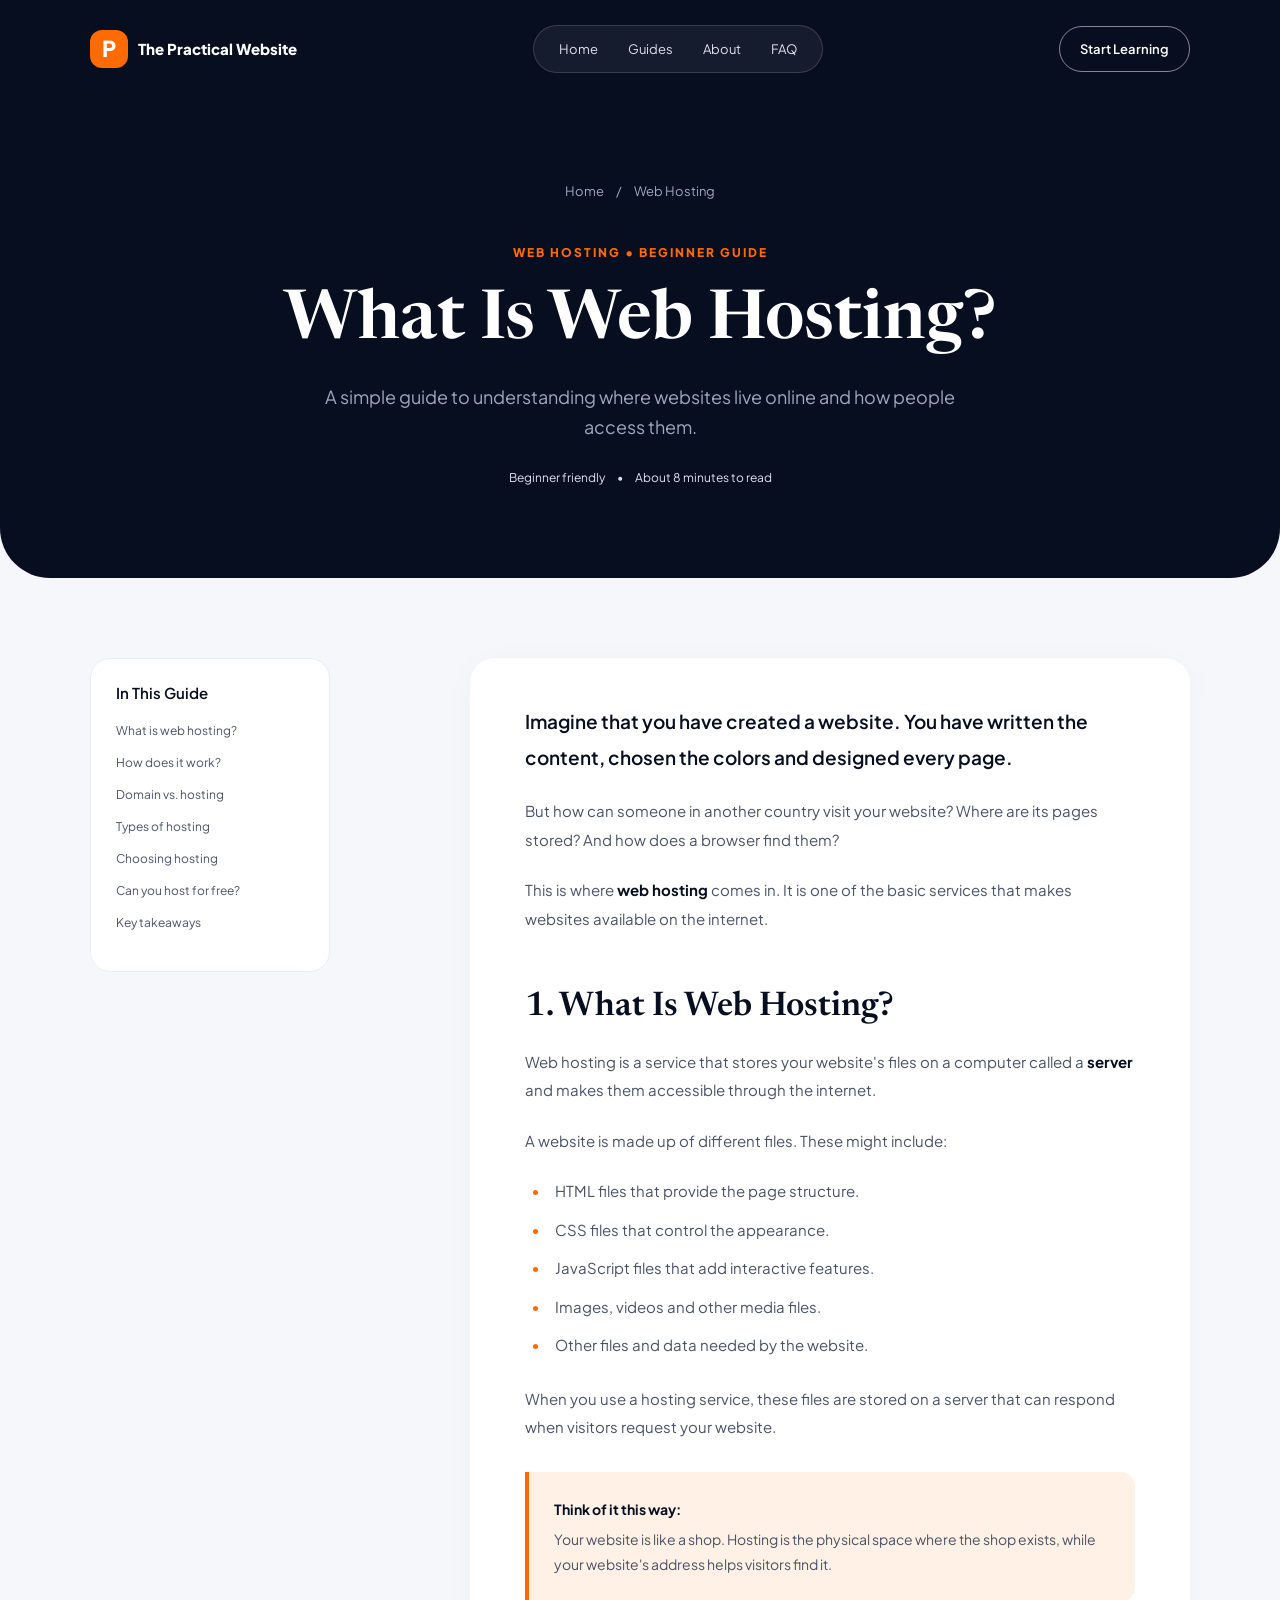
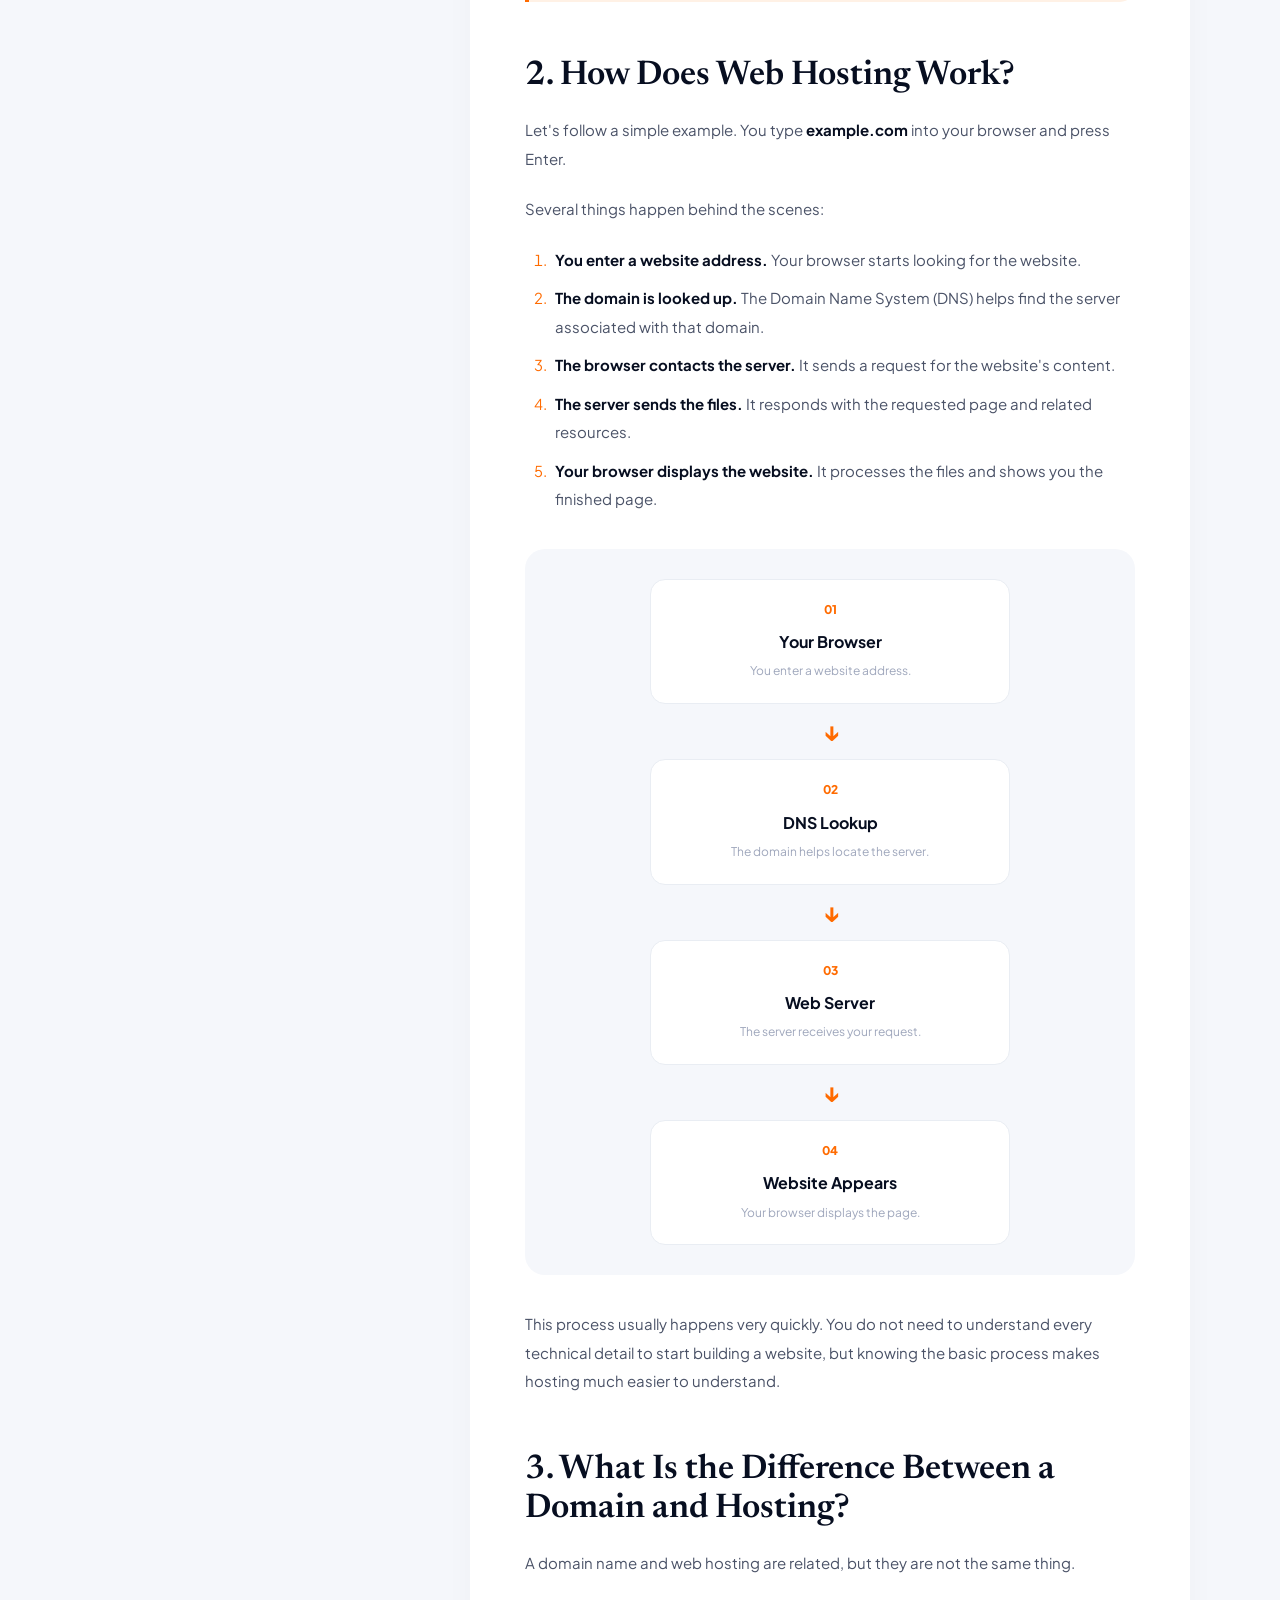
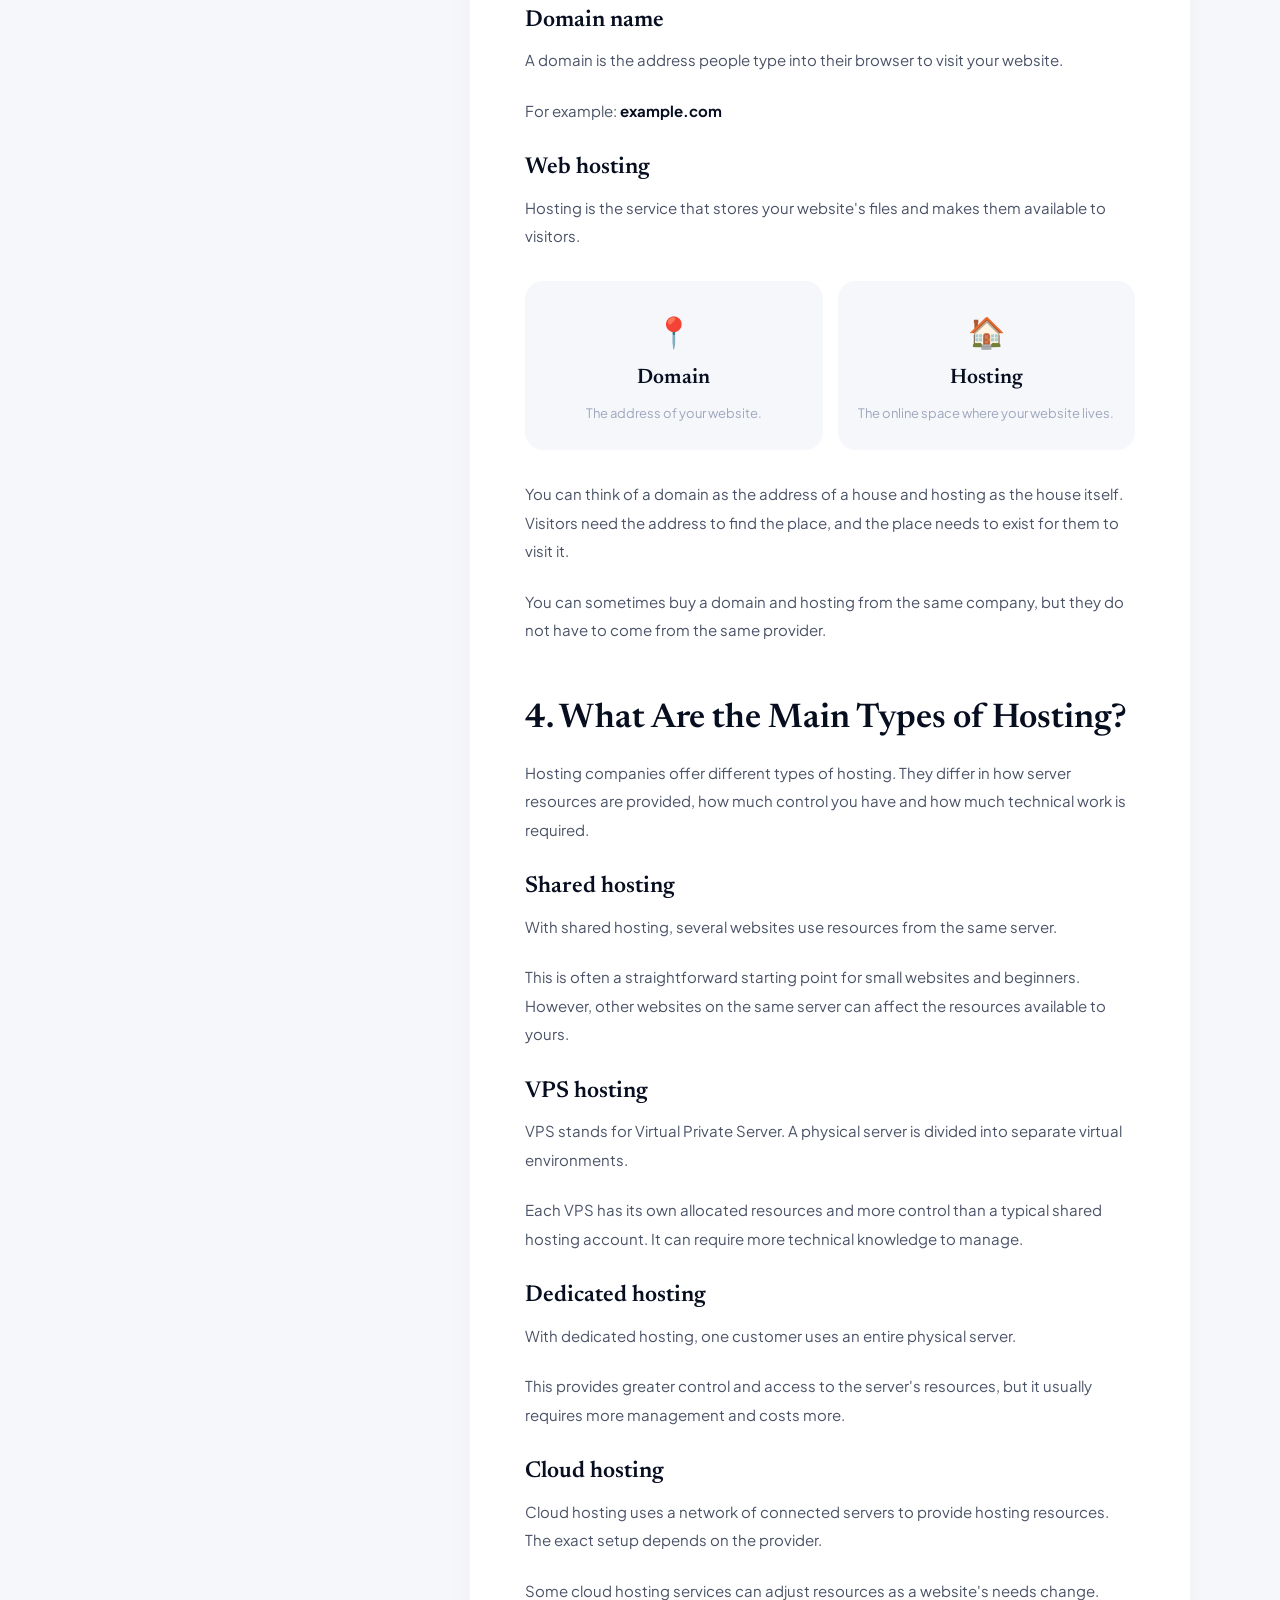
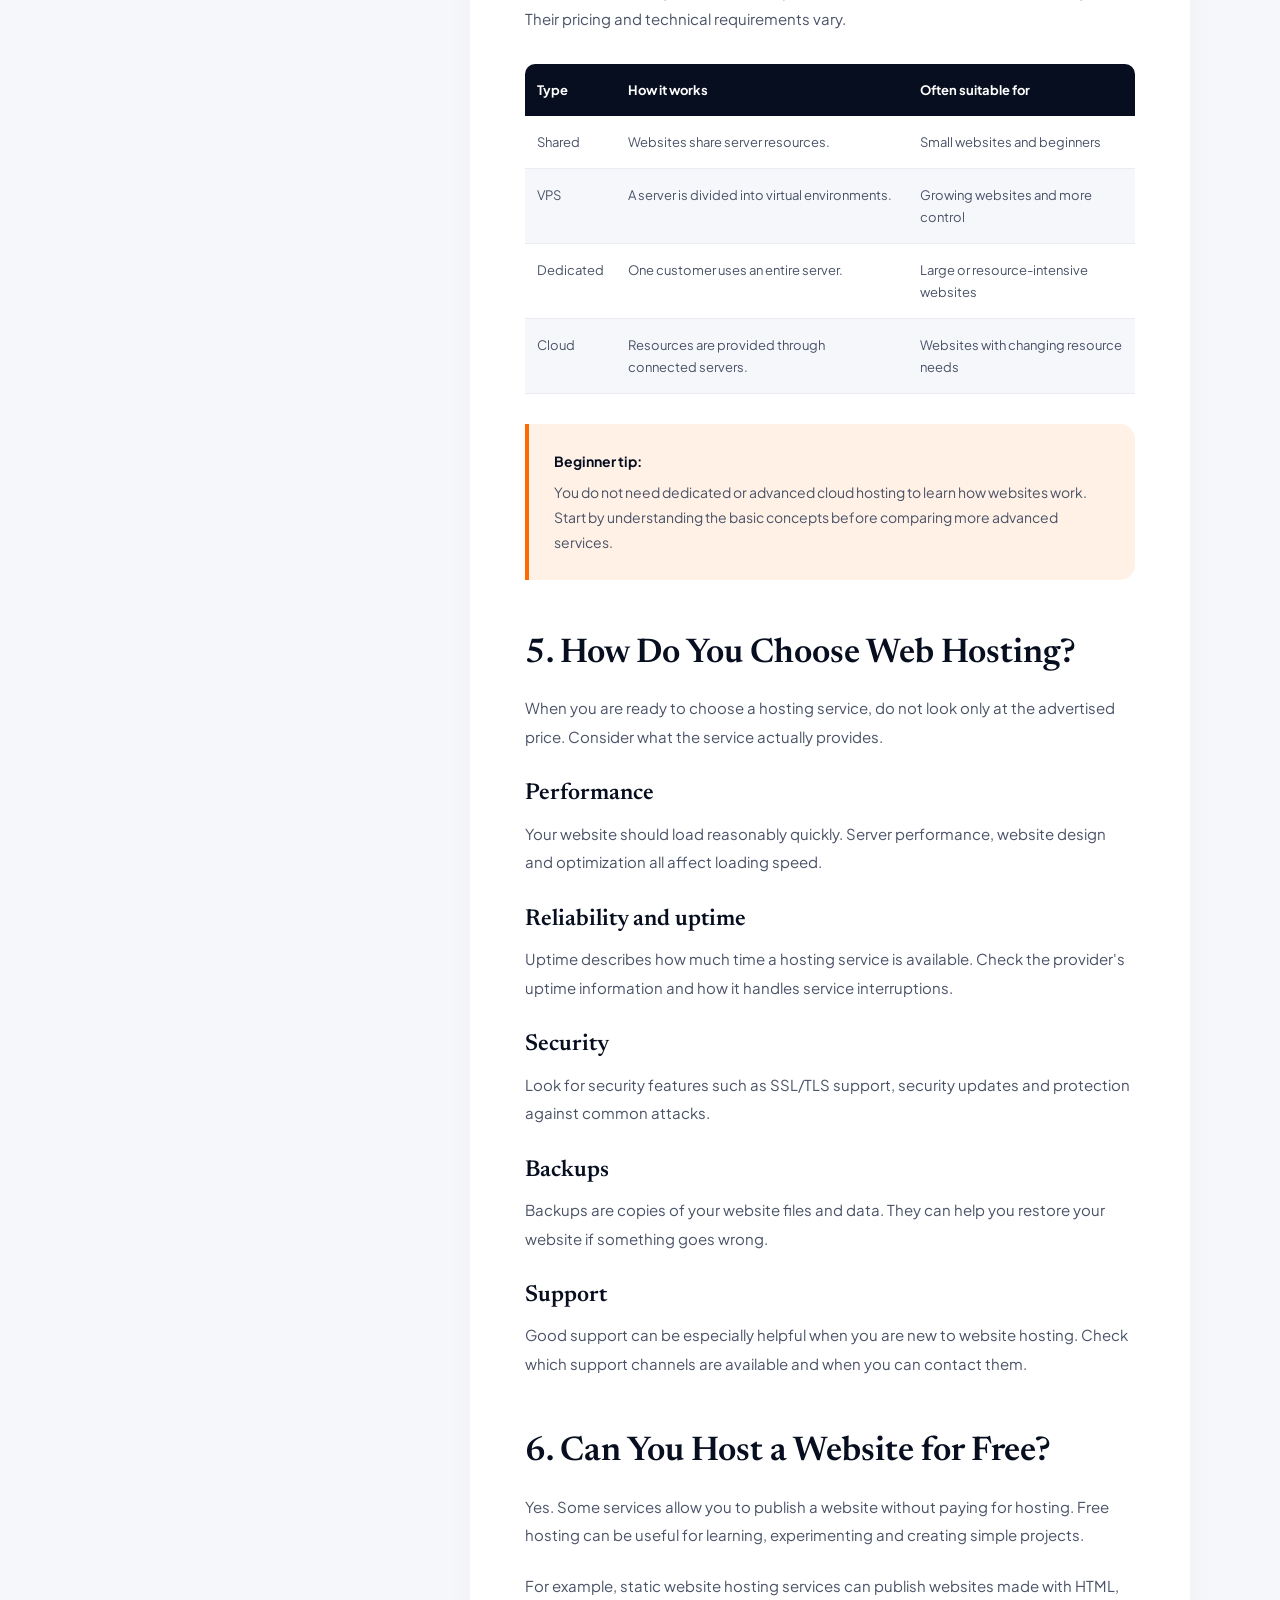
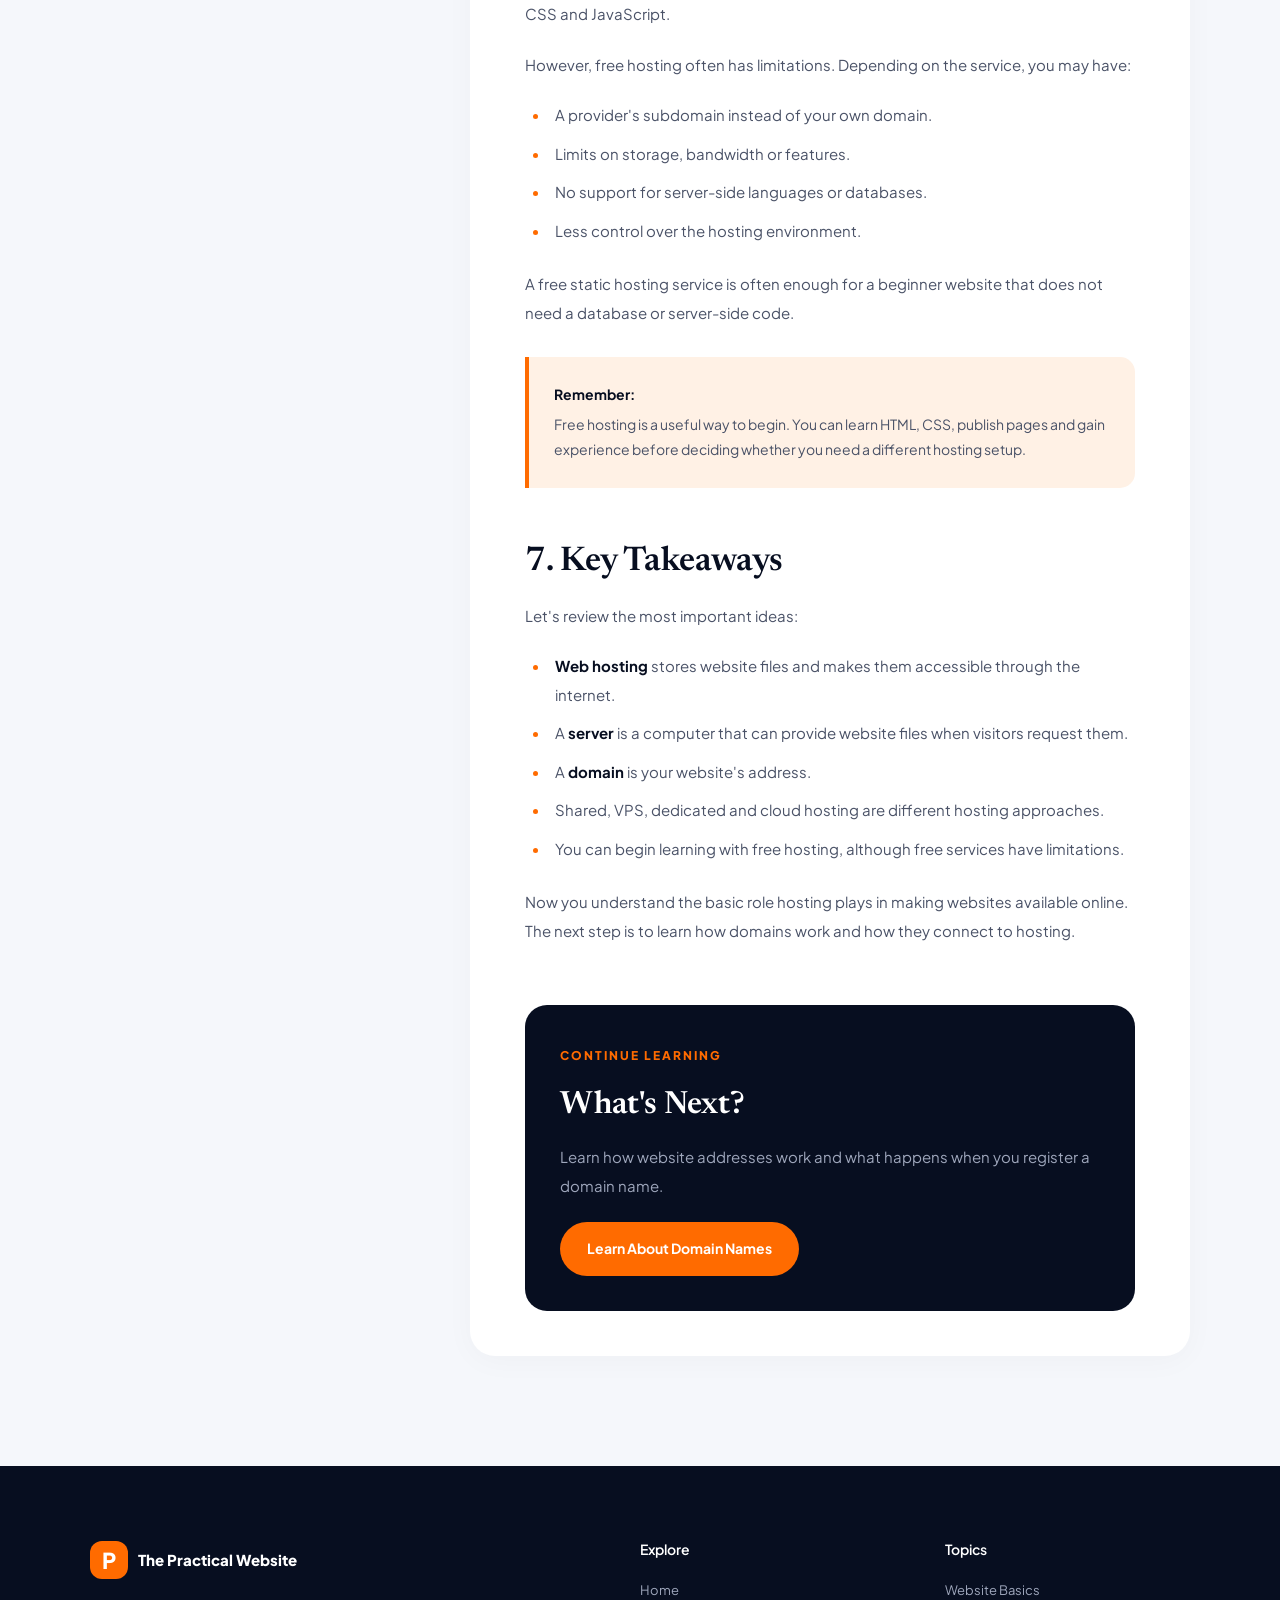
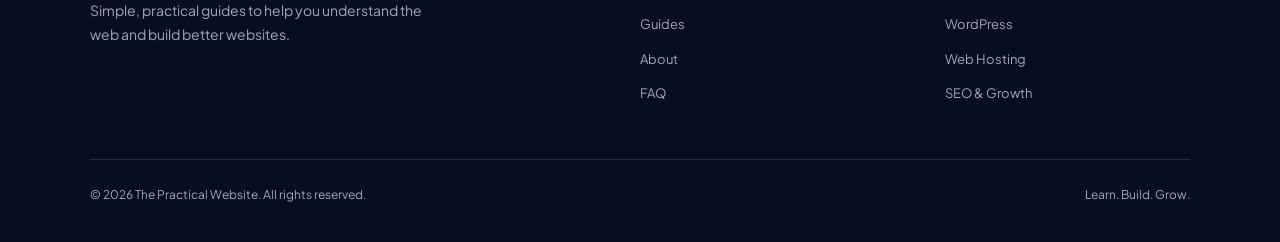
<file: hosting.html>
<!DOCTYPE html>
<html lang="en">

<head>
  <meta charset="UTF-8">
  <meta name="viewport" content="width=device-width, initial-scale=1.0">

  <title>What Is Web Hosting? A Beginner's Guide | The Practical Website</title>

  <meta name="description"
    content="Learn what web hosting is, how it works, how domains connect to hosting, and which type of hosting is best for beginners.">

  <link rel="stylesheet" href="style.css">
</head>

<body>

  <!-- HEADER -->
  <header class="site-header">
    <div class="container header-content">

      <a href="index.html" class="logo">
        <span class="logo-icon">P</span>
        <span>The Practical Website</span>
      </a>

      <nav class="main-nav">
        <a href="index.html">Home</a>
        <a href="index.html#guides">Guides</a>
        <a href="index.html#about">About</a>
        <a href="index.html#faq">FAQ</a>
      </nav>

      <a href="index.html#guides" class="header-button">
        Start Learning
      </a>

    </div>
  </header>


  <main>

    <!-- ARTICLE HERO -->
    <section class="article-hero">
      <div class="container article-hero-content">

        <div class="article-breadcrumb">
          <a href="index.html">Home</a>
          <span>/</span>
          <a href="index.html#guides">Web Hosting</a>
        </div>

        <span class="hero-label">WEB HOSTING • BEGINNER GUIDE</span>

        <h1>What Is Web Hosting?</h1>

        <p class="article-subtitle">
          A simple guide to understanding where websites
          live online and how people access them.
        </p>

        <div class="article-meta">
          <span>Beginner friendly</span>
          <span>•</span>
          <span>About 8 minutes to read</span>
        </div>

      </div>
    </section>


    <!-- ARTICLE LAYOUT -->
    <section class="article-section">
      <div class="container article-layout">

        <!-- TABLE OF CONTENTS -->
        <aside class="article-sidebar">

          <div class="toc-box">
            <h3>In This Guide</h3>

            <a href="#what-is-hosting">What is web hosting?</a>
            <a href="#how-it-works">How does it work?</a>
            <a href="#domain-hosting">Domain vs. hosting</a>
            <a href="#hosting-types">Types of hosting</a>
            <a href="#choosing-hosting">Choosing hosting</a>
            <a href="#free-hosting">Can you host for free?</a>
            <a href="#summary">Key takeaways</a>
          </div>

        </aside>


        <!-- MAIN ARTICLE -->
        <article class="article-content">

          <p class="article-intro">
            Imagine that you have created a website.
            You have written the content, chosen the
            colors and designed every page.
          </p>

          <p>
            But how can someone in another country
            visit your website? Where are its pages
            stored? And how does a browser find them?
          </p>

          <p>
            This is where <strong>web hosting</strong>
            comes in. It is one of the basic services
            that makes websites available on the internet.
          </p>


          <!-- SECTION 1 -->
          <h2 id="what-is-hosting">1. What Is Web Hosting?</h2>

          <p>
            Web hosting is a service that stores your
            website's files on a computer called a
            <strong>server</strong> and makes them
            accessible through the internet.
          </p>

          <p>
            A website is made up of different files.
            These might include:
          </p>

          <ul>
            <li>HTML files that provide the page structure.</li>
            <li>CSS files that control the appearance.</li>
            <li>JavaScript files that add interactive features.</li>
            <li>Images, videos and other media files.</li>
            <li>Other files and data needed by the website.</li>
          </ul>

          <p>
            When you use a hosting service, these files
            are stored on a server that can respond
            when visitors request your website.
          </p>

          <div class="article-note">
            <strong>Think of it this way:</strong>
            Your website is like a shop. Hosting is the
            physical space where the shop exists, while
            your website's address helps visitors find it.
          </div>


          <!-- SECTION 2 -->
          <h2 id="how-it-works">2. How Does Web Hosting Work?</h2>

          <p>
            Let's follow a simple example. You type
            <strong>example.com</strong> into your browser
            and press Enter.
          </p>

          <p>Several things happen behind the scenes:</p>

          <ol>
            <li>
              <strong>You enter a website address.</strong>
              Your browser starts looking for the website.
            </li>

            <li>
              <strong>The domain is looked up.</strong>
              The Domain Name System (DNS) helps find
              the server associated with that domain.
            </li>

            <li>
              <strong>The browser contacts the server.</strong>
              It sends a request for the website's content.
            </li>

            <li>
              <strong>The server sends the files.</strong>
              It responds with the requested page
              and related resources.
            </li>

            <li>
              <strong>Your browser displays the website.</strong>
              It processes the files and shows you
              the finished page.
            </li>
          </ol>

          <div class="hosting-diagram">

            <div class="diagram-step">
              <span>01</span>
              <strong>Your Browser</strong>
              <p>You enter a website address.</p>
            </div>

            <div class="diagram-arrow">↓</div>

            <div class="diagram-step">
              <span>02</span>
              <strong>DNS Lookup</strong>
              <p>The domain helps locate the server.</p>
            </div>

            <div class="diagram-arrow">↓</div>

            <div class="diagram-step">
              <span>03</span>
              <strong>Web Server</strong>
              <p>The server receives your request.</p>
            </div>

            <div class="diagram-arrow">↓</div>

            <div class="diagram-step">
              <span>04</span>
              <strong>Website Appears</strong>
              <p>Your browser displays the page.</p>
            </div>

          </div>

          <p>
            This process usually happens very quickly.
            You do not need to understand every technical
            detail to start building a website, but knowing
            the basic process makes hosting much easier
            to understand.
          </p>


          <!-- SECTION 3 -->
          <h2 id="domain-hosting">
            3. What Is the Difference Between a Domain
            and Hosting?
          </h2>

          <p>
            A domain name and web hosting are related,
            but they are not the same thing.
          </p>

          <h3>Domain name</h3>

          <p>
            A domain is the address people type into
            their browser to visit your website.
          </p>

          <p>
            For example:
            <strong>example.com</strong>
          </p>

          <h3>Web hosting</h3>

          <p>
            Hosting is the service that stores your
            website's files and makes them available
            to visitors.
          </p>

          <div class="comparison-box">

            <div>
              <span class="comparison-icon">📍</span>
              <h3>Domain</h3>
              <p>The address of your website.</p>
            </div>

            <div>
              <span class="comparison-icon">🏠</span>
              <h3>Hosting</h3>
              <p>The online space where your website lives.</p>
            </div>

          </div>

          <p>
            You can think of a domain as the address
            of a house and hosting as the house itself.
            Visitors need the address to find the place,
            and the place needs to exist for them to visit it.
          </p>

          <p>
            You can sometimes buy a domain and hosting
            from the same company, but they do not have
            to come from the same provider.
          </p>


          <!-- SECTION 4 -->
          <h2 id="hosting-types">4. What Are the Main Types of Hosting?</h2>

          <p>
            Hosting companies offer different types
            of hosting. They differ in how server
            resources are provided, how much control
            you have and how much technical work is
            required.
          </p>

          <h3>Shared hosting</h3>

          <p>
            With shared hosting, several websites use
            resources from the same server.
          </p>

          <p>
            This is often a straightforward starting
            point for small websites and beginners.
            However, other websites on the same server
            can affect the resources available to yours.
          </p>

          <h3>VPS hosting</h3>

          <p>
            VPS stands for Virtual Private Server.
            A physical server is divided into separate
            virtual environments.
          </p>

          <p>
            Each VPS has its own allocated resources
            and more control than a typical shared
            hosting account. It can require more
            technical knowledge to manage.
          </p>

          <h3>Dedicated hosting</h3>

          <p>
            With dedicated hosting, one customer
            uses an entire physical server.
          </p>

          <p>
            This provides greater control and access
            to the server's resources, but it usually
            requires more management and costs more.
          </p>

          <h3>Cloud hosting</h3>

          <p>
            Cloud hosting uses a network of connected
            servers to provide hosting resources.
            The exact setup depends on the provider.
          </p>

          <p>
            Some cloud hosting services can adjust
            resources as a website's needs change.
            Their pricing and technical requirements
            vary.
          </p>

          <div class="hosting-table-wrapper">
            <table class="hosting-table">

              <thead>
                <tr>
                  <th>Type</th>
                  <th>How it works</th>
                  <th>Often suitable for</th>
                </tr>
              </thead>

              <tbody>
                <tr>
                  <td>Shared</td>
                  <td>Websites share server resources.</td>
                  <td>Small websites and beginners</td>
                </tr>

                <tr>
                  <td>VPS</td>
                  <td>A server is divided into virtual environments.</td>
                  <td>Growing websites and more control</td>
                </tr>

                <tr>
                  <td>Dedicated</td>
                  <td>One customer uses an entire server.</td>
                  <td>Large or resource-intensive websites</td>
                </tr>

                <tr>
                  <td>Cloud</td>
                  <td>Resources are provided through connected servers.</td>
                  <td>Websites with changing resource needs</td>
                </tr>
              </tbody>

            </table>
          </div>

          <div class="article-note">
            <strong>Beginner tip:</strong>
            You do not need dedicated or advanced
            cloud hosting to learn how websites work.
            Start by understanding the basic concepts
            before comparing more advanced services.
          </div>


          <!-- SECTION 5 -->
          <h2 id="choosing-hosting">5. How Do You Choose Web Hosting?</h2>

          <p>
            When you are ready to choose a hosting
            service, do not look only at the advertised
            price. Consider what the service actually
            provides.
          </p>

          <h3>Performance</h3>

          <p>
            Your website should load reasonably quickly.
            Server performance, website design and
            optimization all affect loading speed.
          </p>

          <h3>Reliability and uptime</h3>

          <p>
            Uptime describes how much time a hosting
            service is available. Check the provider's
            uptime information and how it handles
            service interruptions.
          </p>

          <h3>Security</h3>

          <p>
            Look for security features such as SSL/TLS
            support, security updates and protection
            against common attacks.
          </p>

          <h3>Backups</h3>

          <p>
            Backups are copies of your website files
            and data. They can help you restore your
            website if something goes wrong.
          </p>

          <h3>Support</h3>

          <p>
            Good support can be especially helpful
            when you are new to website hosting.
            Check which support channels are available
            and when you can contact them.
          </p>


          <!-- SECTION 6 -->
          <h2 id="free-hosting">6. Can You Host a Website for Free?</h2>

          <p>
            Yes. Some services allow you to publish
            a website without paying for hosting.
            Free hosting can be useful for learning,
            experimenting and creating simple projects.
          </p>

          <p>
            For example, static website hosting services
            can publish websites made with HTML, CSS
            and JavaScript.
          </p>

          <p>
            However, free hosting often has limitations.
            Depending on the service, you may have:
          </p>

          <ul>
            <li>A provider's subdomain instead of your own domain.</li>
            <li>Limits on storage, bandwidth or features.</li>
            <li>No support for server-side languages or databases.</li>
            <li>Less control over the hosting environment.</li>
          </ul>

          <p>
            A free static hosting service is often
            enough for a beginner website that does
            not need a database or server-side code.
          </p>

          <div class="article-note">
            <strong>Remember:</strong>
            Free hosting is a useful way to begin.
            You can learn HTML, CSS, publish pages
            and gain experience before deciding
            whether you need a different hosting setup.
          </div>


          <!-- SECTION 7 -->
          <h2 id="summary">7. Key Takeaways</h2>

          <p>
            Let's review the most important ideas:
          </p>

          <ul>
            <li>
              <strong>Web hosting</strong> stores
              website files and makes them accessible
              through the internet.
            </li>

            <li>
              A <strong>server</strong> is a computer
              that can provide website files when
              visitors request them.
            </li>

            <li>
              A <strong>domain</strong> is your
              website's address.
            </li>

            <li>
              Shared, VPS, dedicated and cloud
              hosting are different hosting approaches.
            </li>

            <li>
              You can begin learning with free hosting,
              although free services have limitations.
            </li>
          </ul>

          <p>
            Now you understand the basic role hosting
            plays in making websites available online.
            The next step is to learn how domains work
            and how they connect to hosting.
          </p>


          <!-- NEXT ARTICLE -->
          <div class="next-guide">

            <span class="section-label">CONTINUE LEARNING</span>

            <h2>What's Next?</h2>

            <p>
              Learn how website addresses work
              and what happens when you register
              a domain name.
            </p>

            <a href="domain-name.html" class="button button-primary">
              Learn About Domain Names
            </a>

          </div>

        </article>

      </div>
    </section>

  </main>


  <!-- FOOTER -->
  <footer class="site-footer">

    <div class="container footer-content">

      <div class="footer-about">
        <a href="index.html" class="logo">
          <span class="logo-icon">P</span>
          <span>The Practical Website</span>
        </a>

        <p>
          Simple, practical guides to help you
          understand the web and build better websites.
        </p>
      </div>

      <div class="footer-links">
        <h3>Explore</h3>
        <a href="index.html">Home</a>
        <a href="index.html#guides">Guides</a>
        <a href="index.html#about">About</a>
        <a href="index.html#faq">FAQ</a>
      </div>

      <div class="footer-links">
        <h3>Topics</h3>
        <a href="index.html#guides">Website Basics</a>
        <a href="index.html#guides">WordPress</a>
        <a href="index.html#guides">Web Hosting</a>
        <a href="index.html#guides">SEO &amp; Growth</a>
      </div>

    </div>

    <div class="container footer-bottom">
      <p>© 2026 The Practical Website. All rights reserved.</p>
      <p>Learn. Build. Grow.</p>
    </div>

  </footer>
  <button class="back-to-top" id="backToTop" aria-label="Go to top">
    ↑ Go Up
  </button>

  <script>
    const backToTop = document.getElementById("backToTop");

    window.addEventListener("scroll", function () {
      if (window.scrollY > 300) {
        backToTop.classList.add("show");
      } else {
        backToTop.classList.remove("show");
      }
    });

    backToTop.addEventListener("click", function () {
      window.scrollTo({
        top: 0,
        behavior: "smooth"
      });
    });
  </script>
</body>

</html>
</file>
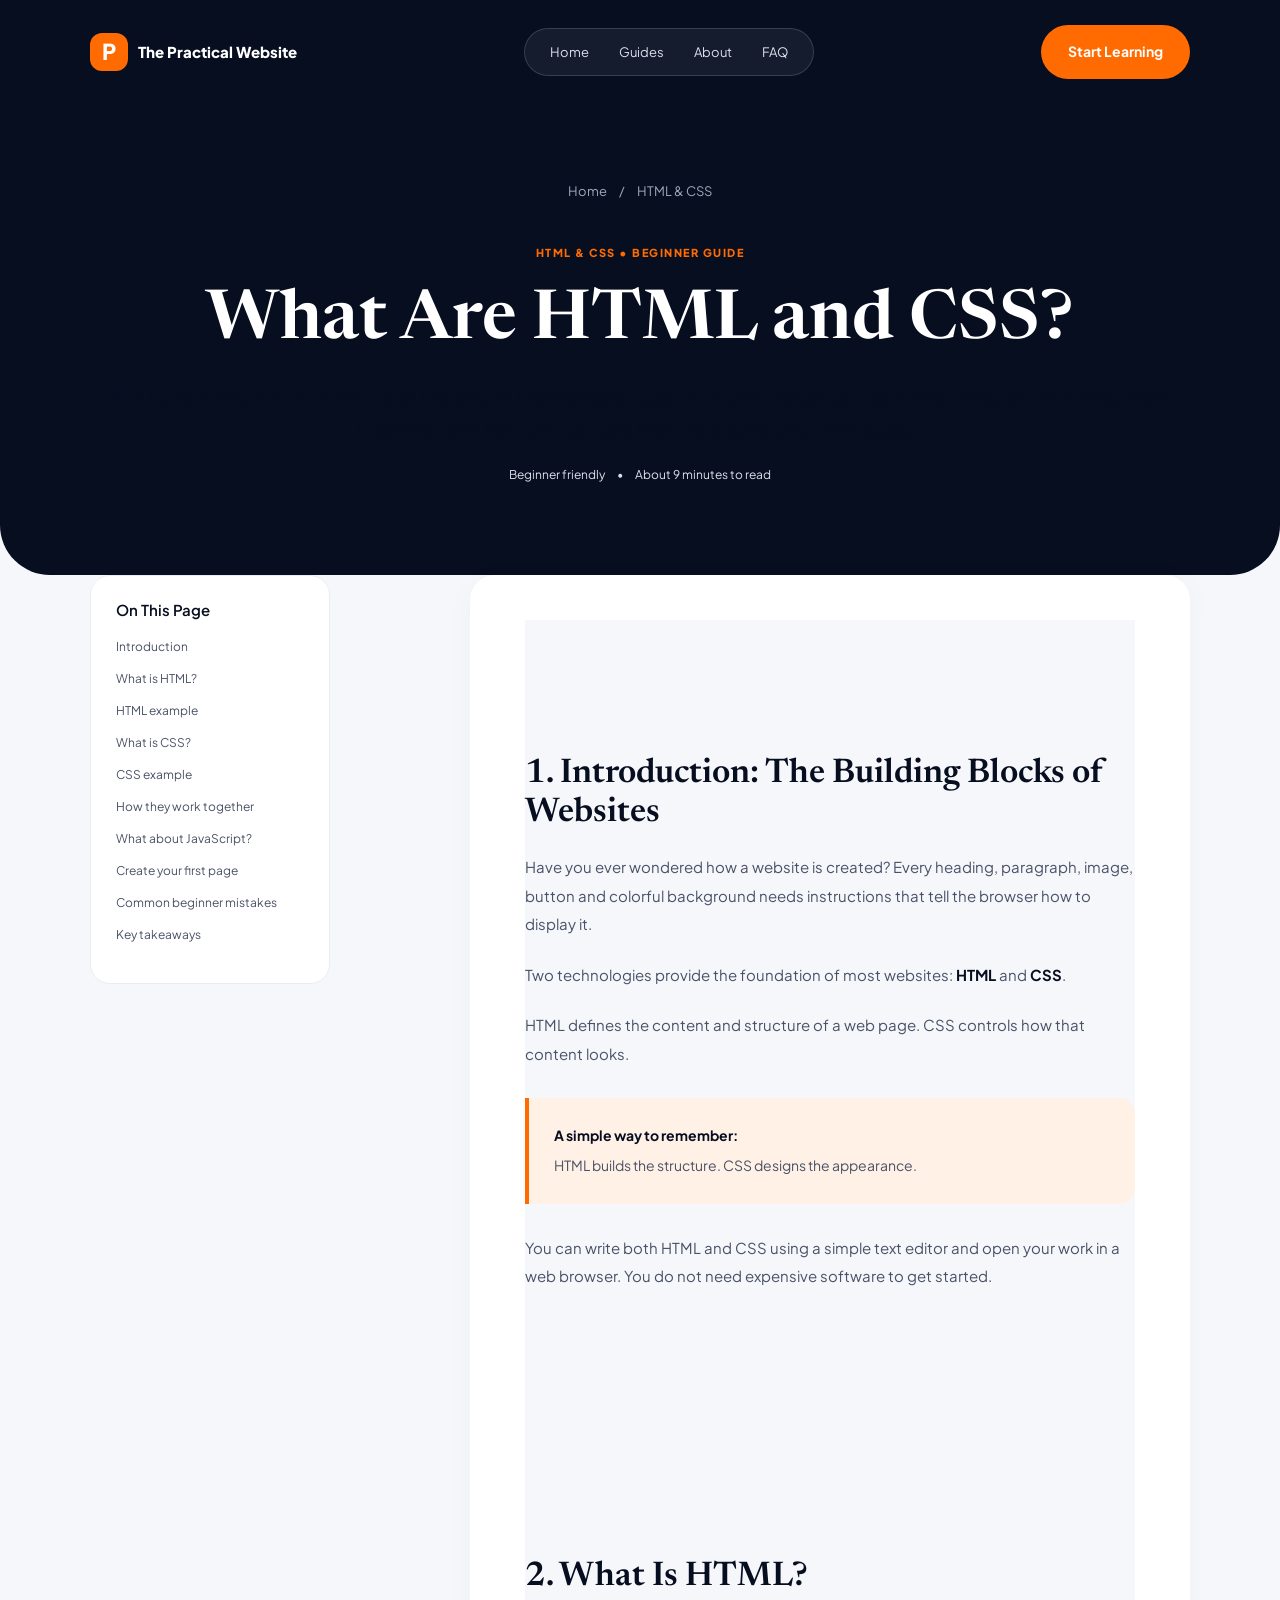
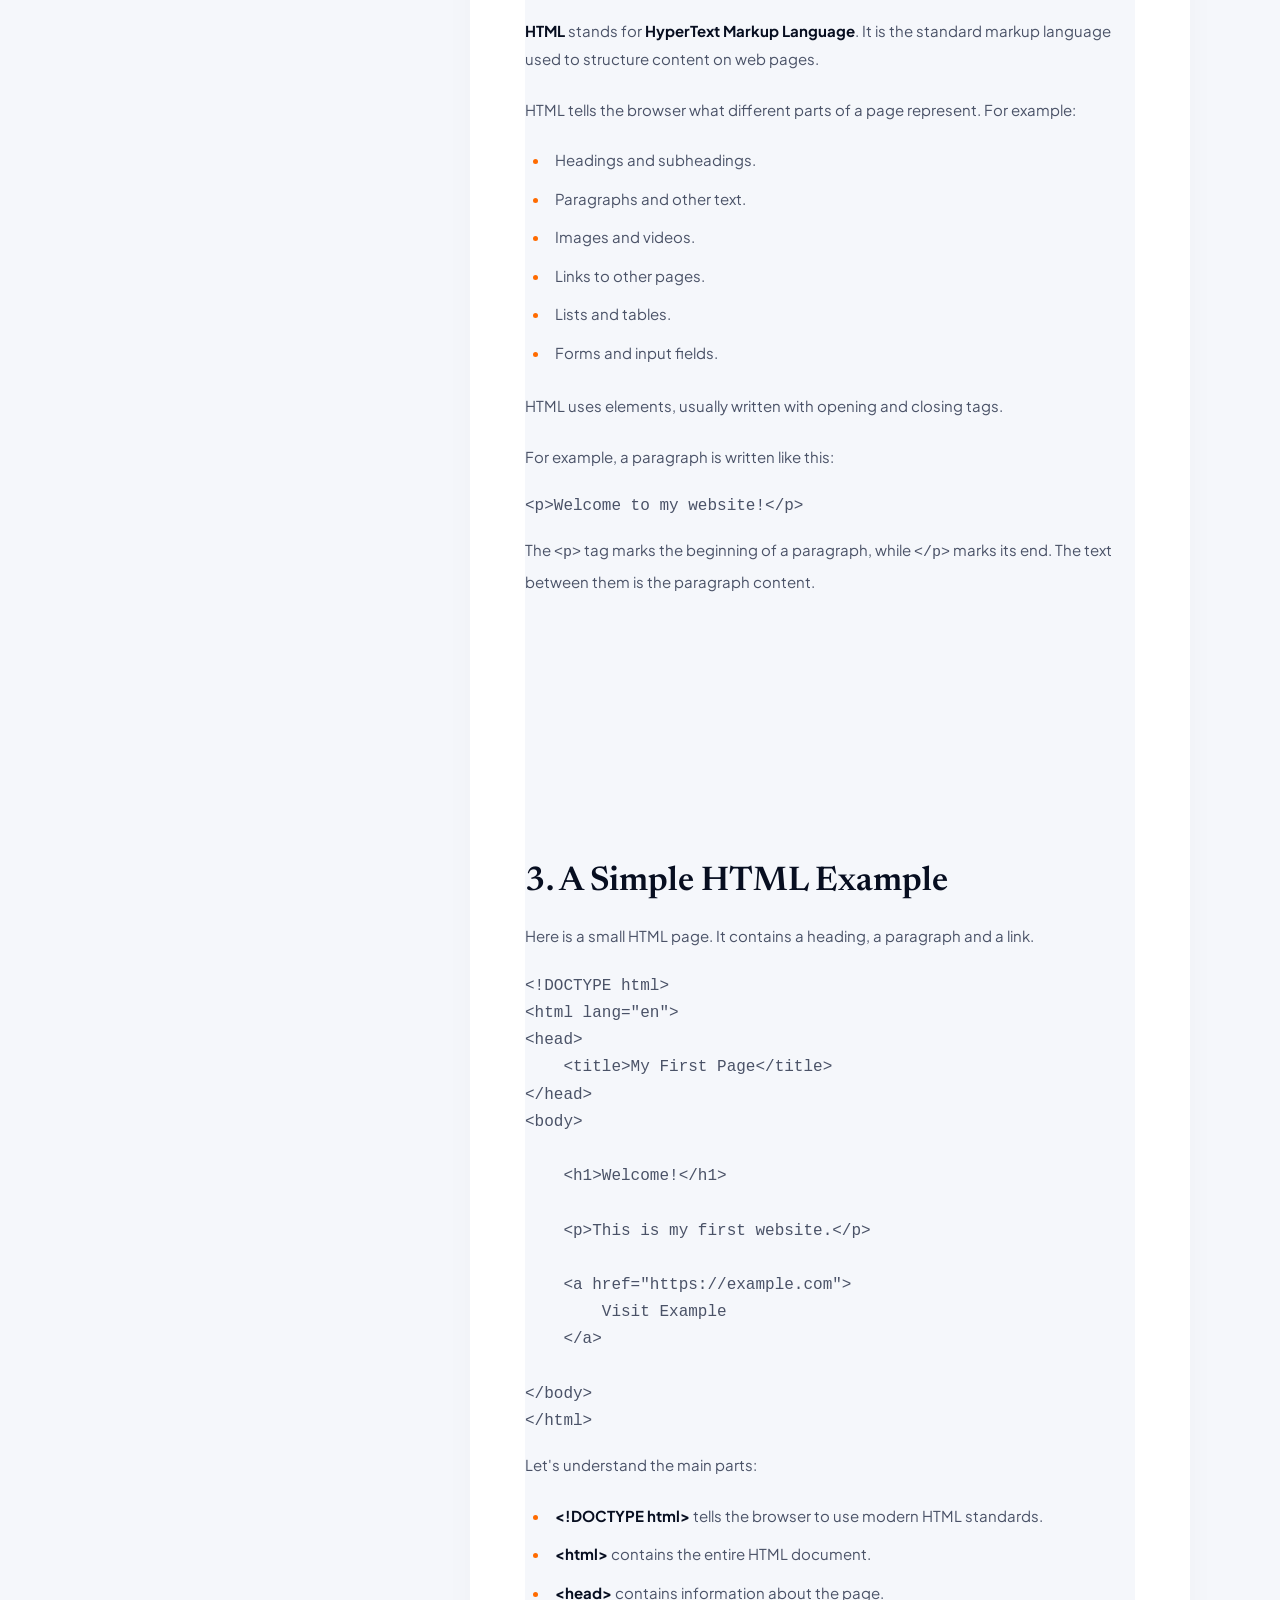
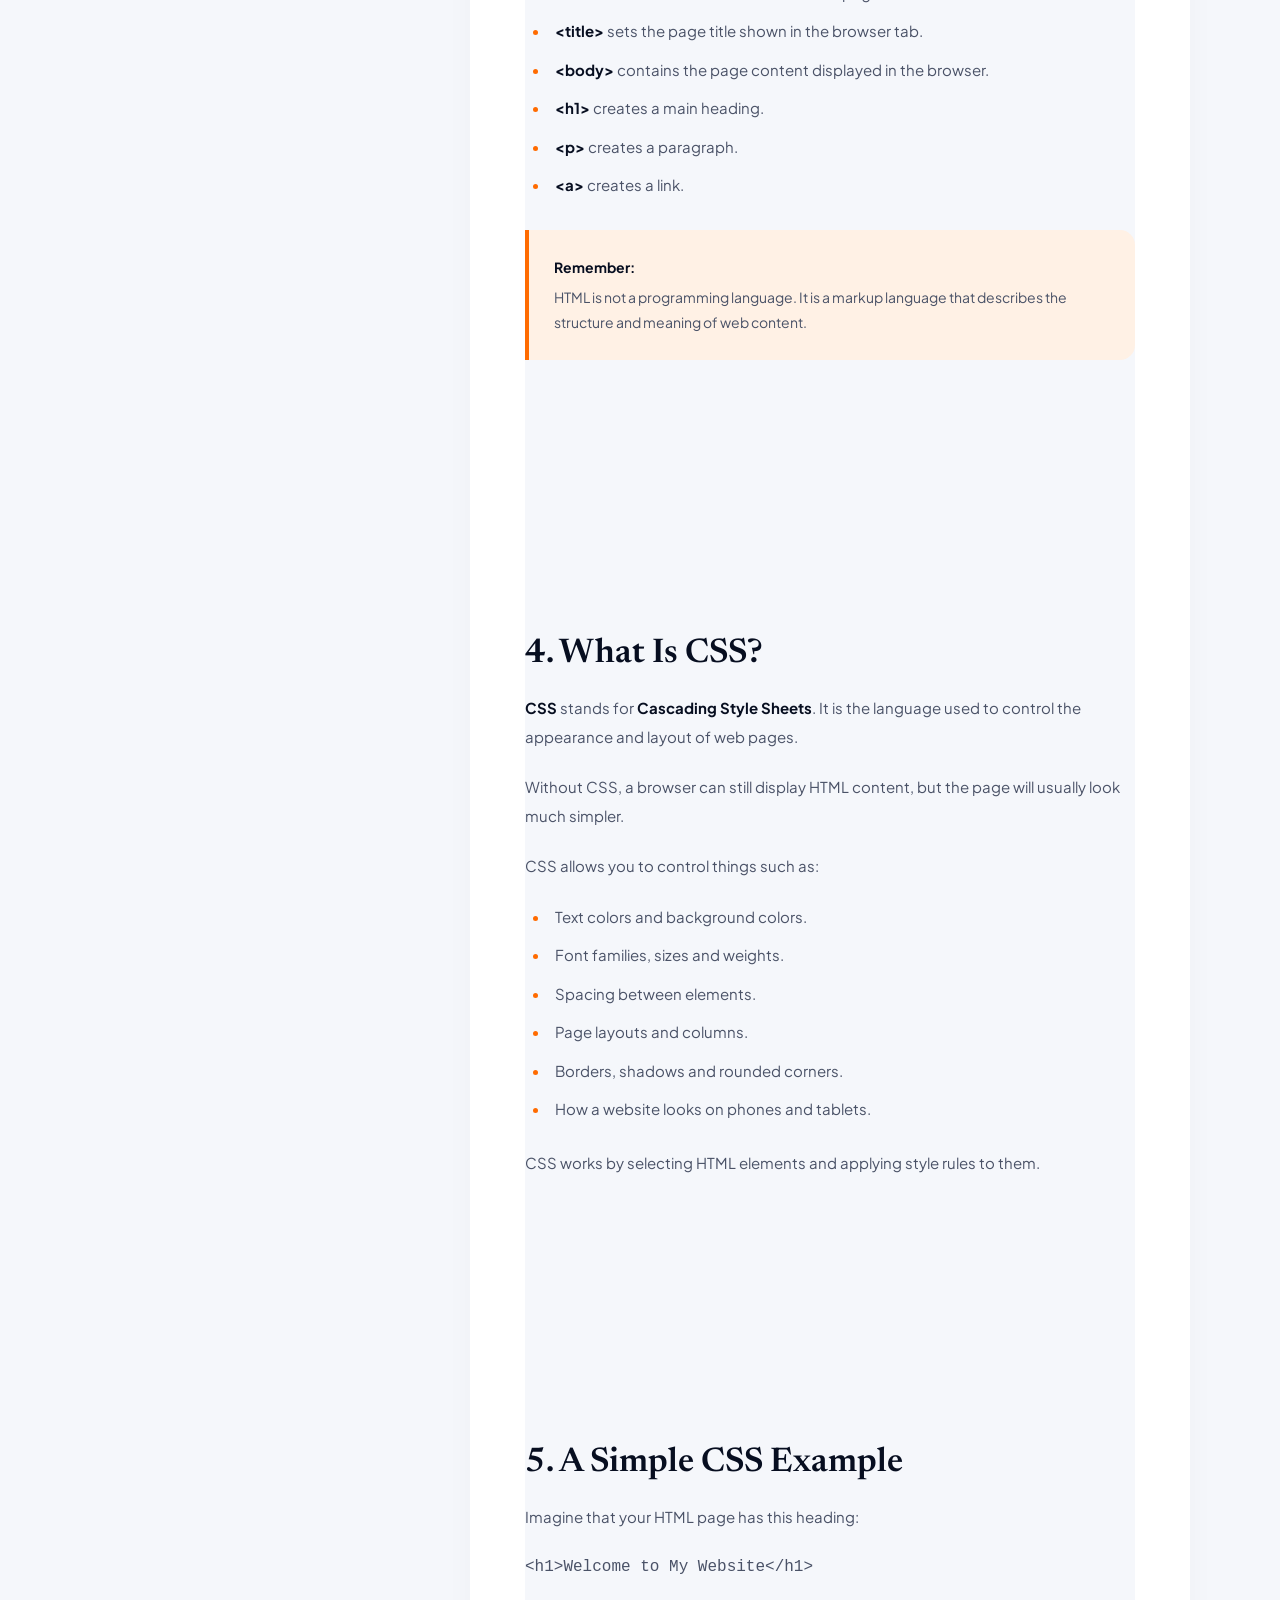
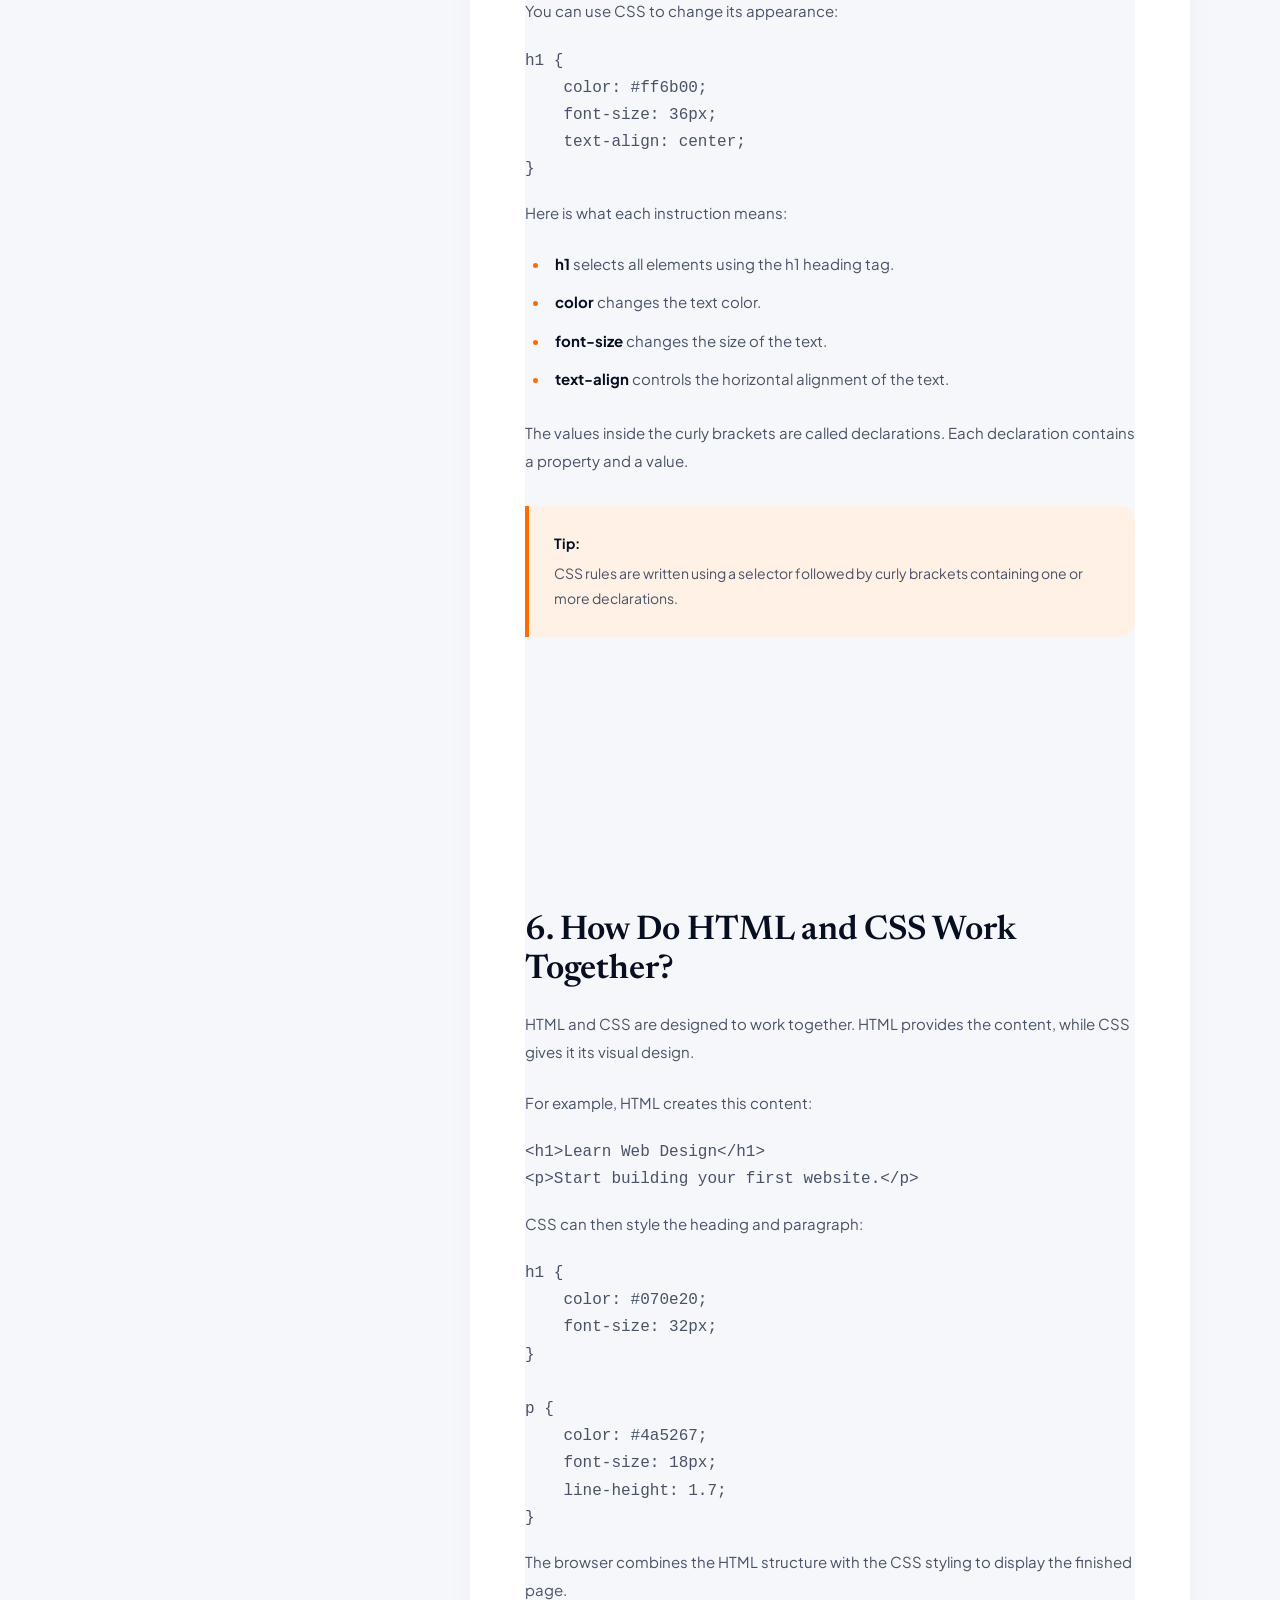
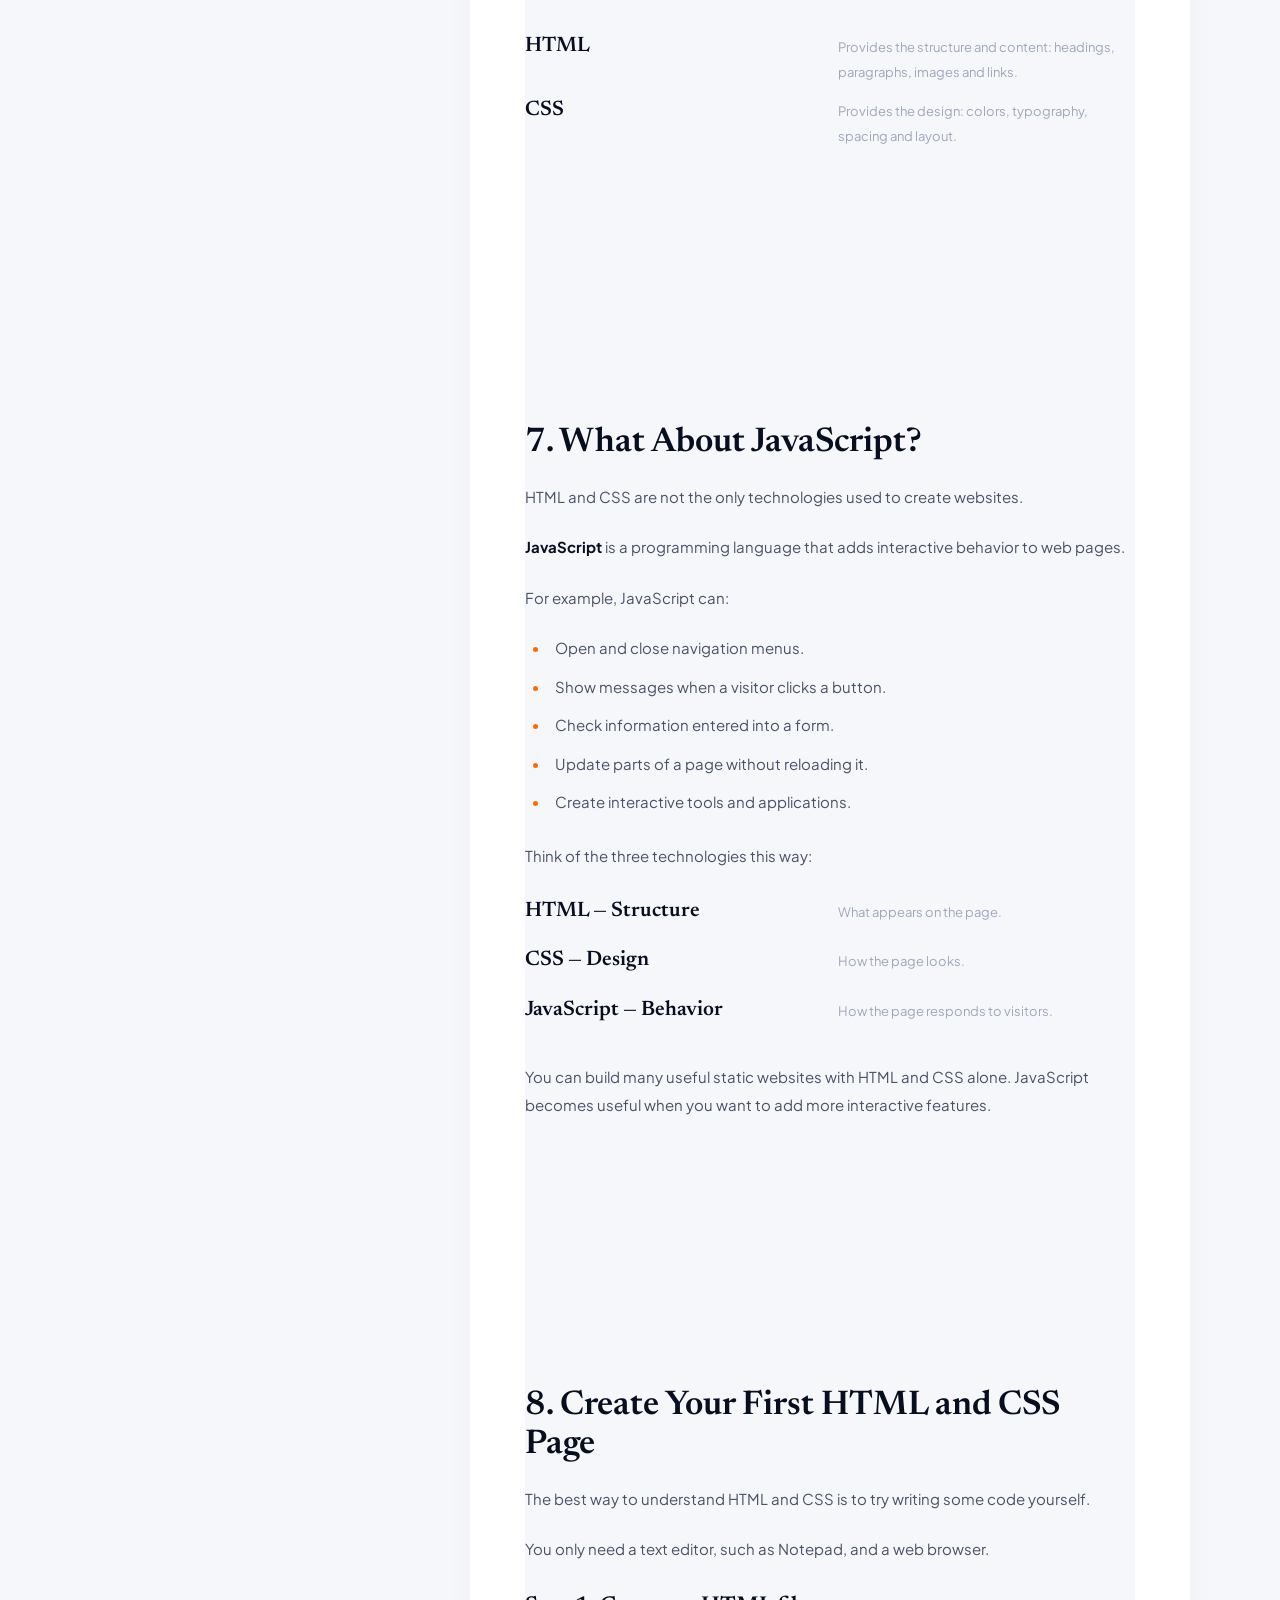
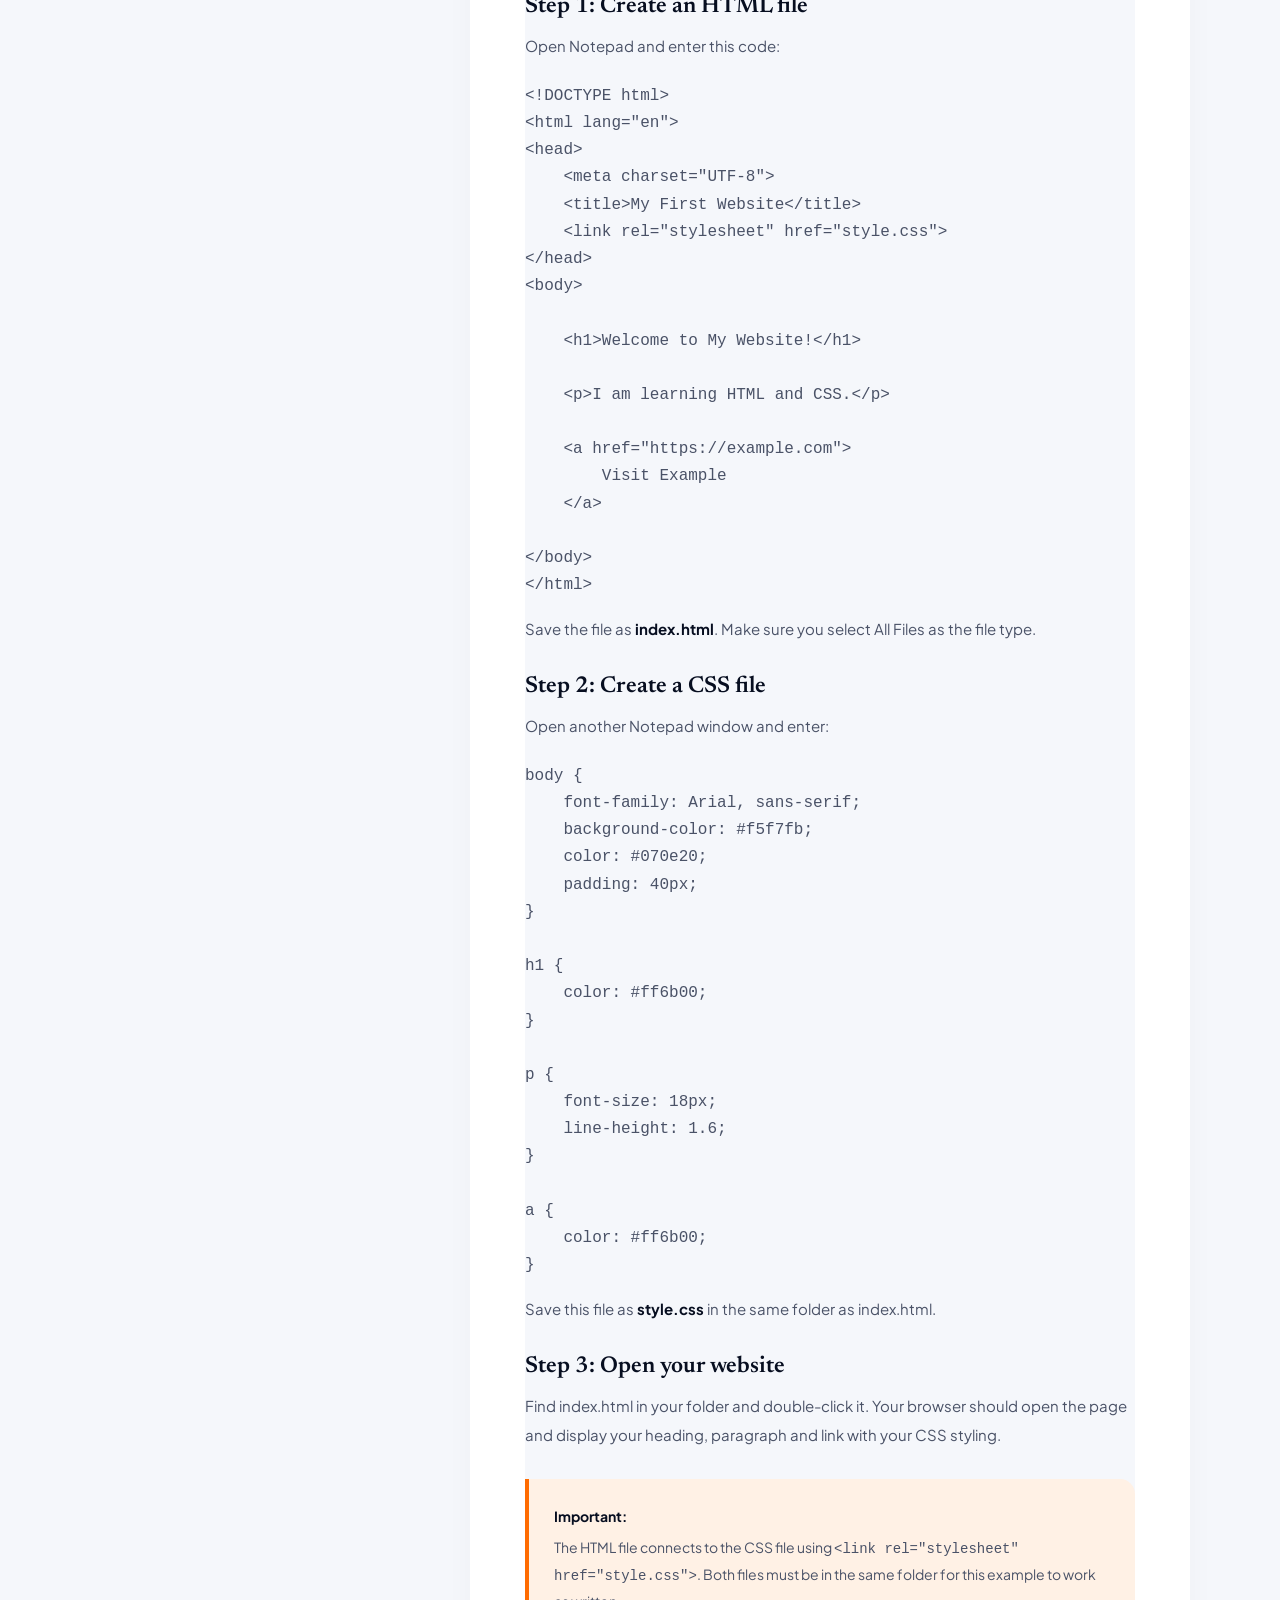
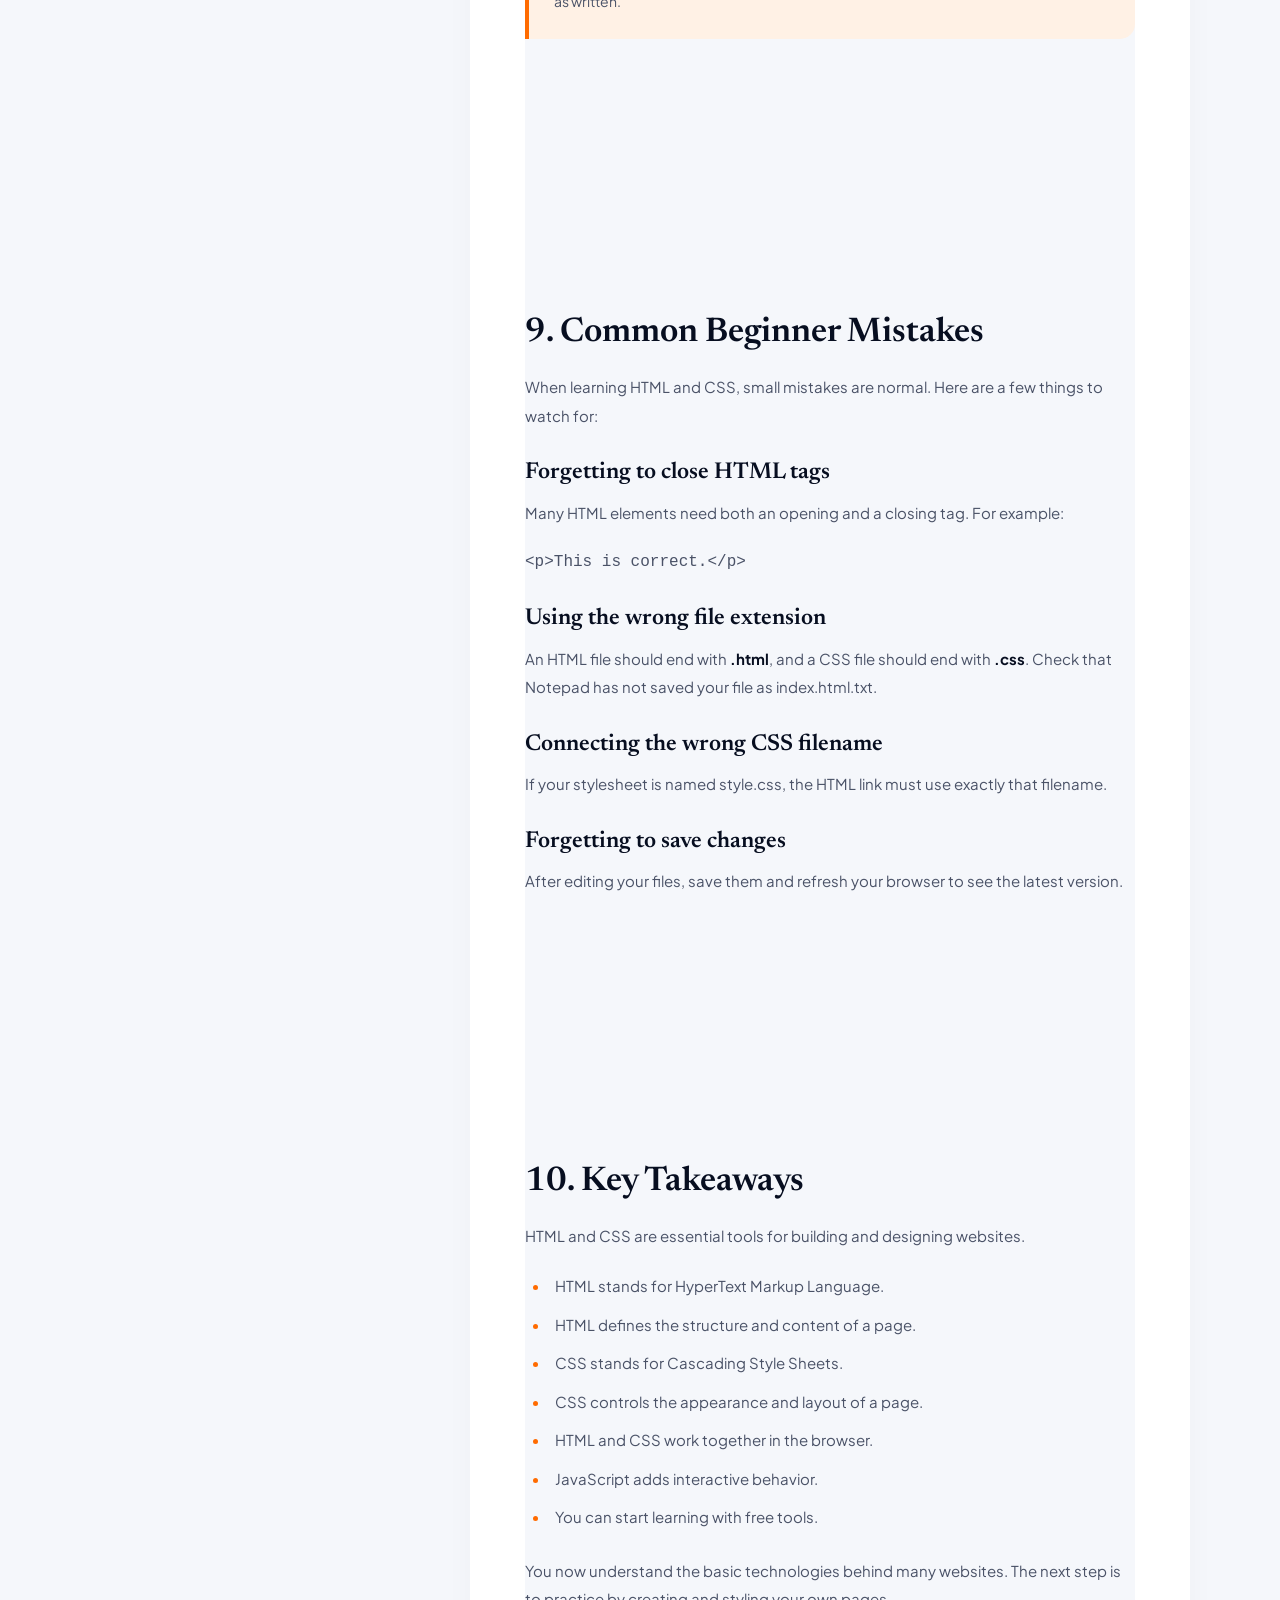
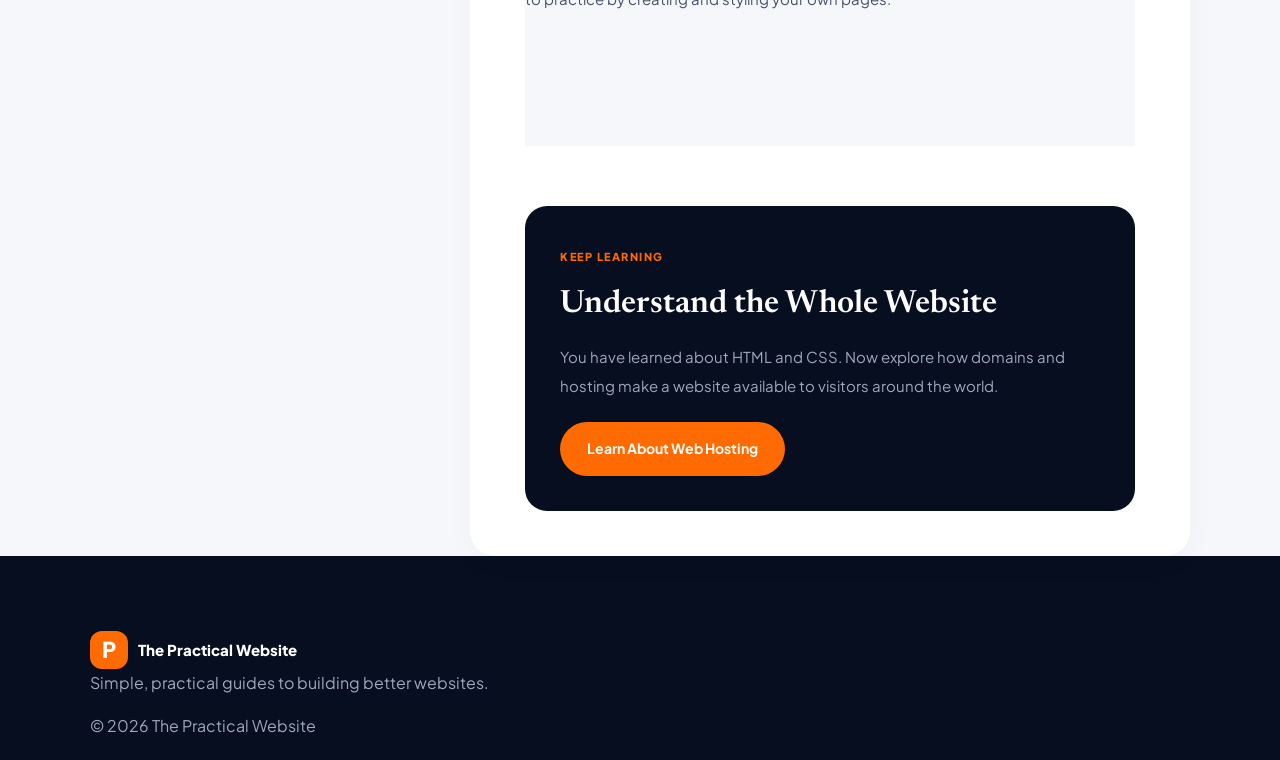
<file: html-css.html>
<!DOCTYPE html>
<html lang="en">

<head>
  <meta charset="UTF-8">
  <meta name="viewport" content="width=device-width, initial-scale=1.0">

  <title>What Are HTML and CSS? A Beginner's Guide | The Practical Website</title>

  <meta name="description"
    content="Learn what HTML and CSS are, how they work together, and how to use them to create the structure and design of a website.">

  <link rel="stylesheet" href="style.css">
</head>

<body>

  <!-- HEADER -->
  <header class="site-header">
    <div class="container header-content">

      <a href="index.html" class="logo">
        <span class="logo-icon">P</span>
        <span>The Practical Website</span>
      </a>

      <nav class="main-nav">
        <a href="index.html">Home</a>
        <a href="index.html#guides">Guides</a>
        <a href="index.html#about">About</a>
        <a href="index.html#faq">FAQ</a>
      </nav>

      <a href="index.html#guides" class="button button-primary">
        Start Learning
      </a>

    </div>
  </header>


  <!-- ARTICLE HERO -->
  <section class="article-hero">
    <div class="container">

      <div class="article-breadcrumb">
        <a href="index.html">Home</a>
        <span>/</span>
        <span>HTML & CSS</span>
      </div>

      <span class="article-category">HTML & CSS • BEGINNER GUIDE</span>

      <h1>What Are HTML and CSS?</h1>

      <p class="article-intro">
        HTML and CSS are two of the most important technologies
        used to build websites. Learn what they do, how they work
        together, and how you can use them to create your own pages.
      </p>

      <div class="article-meta">
        <span>Beginner friendly</span>
        <span>•</span>
        <span>About 9 minutes to read</span>
      </div>

    </div>
  </section>


  <!-- ARTICLE LAYOUT -->
  <main class="container article-layout">

    <!-- SIDEBAR -->
    <aside class="article-sidebar">
      <div class="toc-box">

        <h3>On This Page</h3>

        <a href="#introduction">Introduction</a>
        <a href="#html">What is HTML?</a>
        <a href="#html-example">HTML example</a>
        <a href="#css">What is CSS?</a>
        <a href="#css-example">CSS example</a>
        <a href="#together">How they work together</a>
        <a href="#javascript">What about JavaScript?</a>
        <a href="#first-page">Create your first page</a>
        <a href="#mistakes">Common beginner mistakes</a>
        <a href="#summary">Key takeaways</a>

      </div>
    </aside>


    <!-- ARTICLE CONTENT -->
    <article class="article-content">


      <!-- INTRODUCTION -->
      <section id="introduction" class="article-section">

        <h2>1. Introduction: The Building Blocks of Websites</h2>

        <p>
          Have you ever wondered how a website is created?
          Every heading, paragraph, image, button and colorful
          background needs instructions that tell the browser
          how to display it.
        </p>

        <p>
          Two technologies provide the foundation of most
          websites: <strong>HTML</strong> and <strong>CSS</strong>.
        </p>

        <p>
          HTML defines the content and structure of a web page.
          CSS controls how that content looks.
        </p>

        <div class="article-note">
          <strong>A simple way to remember:</strong>
          HTML builds the structure. CSS designs the appearance.
        </div>

        <p>
          You can write both HTML and CSS using a simple text
          editor and open your work in a web browser.
          You do not need expensive software to get started.
        </p>

      </section>


      <!-- HTML -->
      <section id="html" class="article-section">

        <h2>2. What Is HTML?</h2>

        <p>
          <strong>HTML</strong> stands for
          <strong>HyperText Markup Language</strong>.
          It is the standard markup language used to structure
          content on web pages.
        </p>

        <p>
          HTML tells the browser what different parts of a page
          represent. For example:
        </p>

        <ul>
          <li>Headings and subheadings.</li>
          <li>Paragraphs and other text.</li>
          <li>Images and videos.</li>
          <li>Links to other pages.</li>
          <li>Lists and tables.</li>
          <li>Forms and input fields.</li>
        </ul>

        <p>
          HTML uses elements, usually written with opening
          and closing tags.
        </p>

        <p>
          For example, a paragraph is written like this:
        </p>

        <pre><code>&lt;p&gt;Welcome to my website!&lt;/p&gt;</code></pre>

        <p>
          The <code>&lt;p&gt;</code> tag marks the beginning
          of a paragraph, while <code>&lt;/p&gt;</code> marks
          its end. The text between them is the paragraph content.
        </p>

      </section>


      <!-- HTML EXAMPLE -->
      <section id="html-example" class="article-section">

        <h2>3. A Simple HTML Example</h2>

        <p>
          Here is a small HTML page. It contains a heading,
          a paragraph and a link.
        </p>

        <pre><code>&lt;!DOCTYPE html&gt;
&lt;html lang="en"&gt;
&lt;head&gt;
    &lt;title&gt;My First Page&lt;/title&gt;
&lt;/head&gt;
&lt;body&gt;

    &lt;h1&gt;Welcome!&lt;/h1&gt;

    &lt;p&gt;This is my first website.&lt;/p&gt;

    &lt;a href="https://example.com"&gt;
        Visit Example
    &lt;/a&gt;

&lt;/body&gt;
&lt;/html&gt;</code></pre>

        <p>Let's understand the main parts:</p>

        <ul>
          <li>
            <strong>&lt;!DOCTYPE html&gt;</strong> tells
            the browser to use modern HTML standards.
          </li>

          <li>
            <strong>&lt;html&gt;</strong> contains the
            entire HTML document.
          </li>

          <li>
            <strong>&lt;head&gt;</strong> contains information
            about the page.
          </li>

          <li>
            <strong>&lt;title&gt;</strong> sets the page title
            shown in the browser tab.
          </li>

          <li>
            <strong>&lt;body&gt;</strong> contains the page
            content displayed in the browser.
          </li>

          <li>
            <strong>&lt;h1&gt;</strong> creates a main heading.
          </li>

          <li>
            <strong>&lt;p&gt;</strong> creates a paragraph.
          </li>

          <li>
            <strong>&lt;a&gt;</strong> creates a link.
          </li>
        </ul>

        <div class="article-note">
          <strong>Remember:</strong>
          HTML is not a programming language. It is a markup
          language that describes the structure and meaning
          of web content.
        </div>

      </section>


      <!-- CSS -->
      <section id="css" class="article-section">

        <h2>4. What Is CSS?</h2>

        <p>
          <strong>CSS</strong> stands for
          <strong>Cascading Style Sheets</strong>.
          It is the language used to control the appearance
          and layout of web pages.
        </p>

        <p>
          Without CSS, a browser can still display HTML content,
          but the page will usually look much simpler.
        </p>

        <p>CSS allows you to control things such as:</p>

        <ul>
          <li>Text colors and background colors.</li>
          <li>Font families, sizes and weights.</li>
          <li>Spacing between elements.</li>
          <li>Page layouts and columns.</li>
          <li>Borders, shadows and rounded corners.</li>
          <li>How a website looks on phones and tablets.</li>
        </ul>

        <p>
          CSS works by selecting HTML elements and applying
          style rules to them.
        </p>

      </section>


      <!-- CSS EXAMPLE -->
      <section id="css-example" class="article-section">

        <h2>5. A Simple CSS Example</h2>

        <p>
          Imagine that your HTML page has this heading:
        </p>

        <pre><code>&lt;h1&gt;Welcome to My Website&lt;/h1&gt;</code></pre>

        <p>
          You can use CSS to change its appearance:
        </p>

        <pre><code>h1 {
    color: #ff6b00;
    font-size: 36px;
    text-align: center;
}</code></pre>

        <p>Here is what each instruction means:</p>

        <ul>
          <li>
            <strong>h1</strong> selects all elements using
            the h1 heading tag.
          </li>

          <li>
            <strong>color</strong> changes the text color.
          </li>

          <li>
            <strong>font-size</strong> changes the size
            of the text.
          </li>

          <li>
            <strong>text-align</strong> controls the
            horizontal alignment of the text.
          </li>
        </ul>

        <p>
          The values inside the curly brackets are called
          declarations. Each declaration contains a property
          and a value.
        </p>

        <div class="article-note">
          <strong>Tip:</strong>
          CSS rules are written using a selector followed by
          curly brackets containing one or more declarations.
        </div>

      </section>


      <!-- TOGETHER -->
      <section id="together" class="article-section">

        <h2>6. How Do HTML and CSS Work Together?</h2>

        <p>
          HTML and CSS are designed to work together.
          HTML provides the content, while CSS gives it
          its visual design.
        </p>

        <p>For example, HTML creates this content:</p>

        <pre><code>&lt;h1&gt;Learn Web Design&lt;/h1&gt;
&lt;p&gt;Start building your first website.&lt;/p&gt;</code></pre>

        <p>
          CSS can then style the heading and paragraph:
        </p>

        <pre><code>h1 {
    color: #070e20;
    font-size: 32px;
}

p {
    color: #4a5267;
    font-size: 18px;
    line-height: 1.7;
}</code></pre>

        <p>
          The browser combines the HTML structure with the
          CSS styling to display the finished page.
        </p>

        <div class="comparison-box">

          <h3>HTML</h3>

          <p>
            Provides the structure and content:
            headings, paragraphs, images and links.
          </p>

          <h3>CSS</h3>

          <p>
            Provides the design:
            colors, typography, spacing and layout.
          </p>

        </div>

      </section>


      <!-- JAVASCRIPT -->
      <section id="javascript" class="article-section">

        <h2>7. What About JavaScript?</h2>

        <p>
          HTML and CSS are not the only technologies used
          to create websites.
        </p>

        <p>
          <strong>JavaScript</strong> is a programming language
          that adds interactive behavior to web pages.
        </p>

        <p>For example, JavaScript can:</p>

        <ul>
          <li>Open and close navigation menus.</li>
          <li>Show messages when a visitor clicks a button.</li>
          <li>Check information entered into a form.</li>
          <li>Update parts of a page without reloading it.</li>
          <li>Create interactive tools and applications.</li>
        </ul>

        <p>
          Think of the three technologies this way:
        </p>

        <div class="comparison-box">

          <h3>HTML — Structure</h3>
          <p>What appears on the page.</p>

          <h3>CSS — Design</h3>
          <p>How the page looks.</p>

          <h3>JavaScript — Behavior</h3>
          <p>How the page responds to visitors.</p>

        </div>

        <p>
          You can build many useful static websites with
          HTML and CSS alone. JavaScript becomes useful
          when you want to add more interactive features.
        </p>

      </section>


      <!-- FIRST PAGE -->
      <section id="first-page" class="article-section">

        <h2>8. Create Your First HTML and CSS Page</h2>

        <p>
          The best way to understand HTML and CSS is to try
          writing some code yourself.
        </p>

        <p>
          You only need a text editor, such as Notepad,
          and a web browser.
        </p>

        <h3>Step 1: Create an HTML file</h3>

        <p>
          Open Notepad and enter this code:
        </p>

        <pre><code>&lt;!DOCTYPE html&gt;
&lt;html lang="en"&gt;
&lt;head&gt;
    &lt;meta charset="UTF-8"&gt;
    &lt;title&gt;My First Website&lt;/title&gt;
    &lt;link rel="stylesheet" href="style.css"&gt;
&lt;/head&gt;
&lt;body&gt;

    &lt;h1&gt;Welcome to My Website!&lt;/h1&gt;

    &lt;p&gt;I am learning HTML and CSS.&lt;/p&gt;

    &lt;a href="https://example.com"&gt;
        Visit Example
    &lt;/a&gt;

&lt;/body&gt;
&lt;/html&gt;</code></pre>

        <p>
          Save the file as <strong>index.html</strong>.
          Make sure you select All Files as the file type.
        </p>


        <h3>Step 2: Create a CSS file</h3>

        <p>
          Open another Notepad window and enter:
        </p>

        <pre><code>body {
    font-family: Arial, sans-serif;
    background-color: #f5f7fb;
    color: #070e20;
    padding: 40px;
}

h1 {
    color: #ff6b00;
}

p {
    font-size: 18px;
    line-height: 1.6;
}

a {
    color: #ff6b00;
}</code></pre>

        <p>
          Save this file as <strong>style.css</strong>
          in the same folder as index.html.
        </p>


        <h3>Step 3: Open your website</h3>

        <p>
          Find index.html in your folder and double-click it.
          Your browser should open the page and display
          your heading, paragraph and link with your CSS styling.
        </p>

        <div class="article-note">
          <strong>Important:</strong>
          The HTML file connects to the CSS file using
          <code>&lt;link rel="stylesheet" href="style.css"&gt;</code>.
          Both files must be in the same folder for this example
          to work as written.
        </div>

      </section>


      <!-- COMMON MISTAKES -->
      <section id="mistakes" class="article-section">

        <h2>9. Common Beginner Mistakes</h2>

        <p>
          When learning HTML and CSS, small mistakes are normal.
          Here are a few things to watch for:
        </p>

        <h3>Forgetting to close HTML tags</h3>

        <p>
          Many HTML elements need both an opening and a closing
          tag. For example:
        </p>

        <pre><code>&lt;p&gt;This is correct.&lt;/p&gt;</code></pre>

        <h3>Using the wrong file extension</h3>

        <p>
          An HTML file should end with <strong>.html</strong>,
          and a CSS file should end with <strong>.css</strong>.
          Check that Notepad has not saved your file as
          index.html.txt.
        </p>

        <h3>Connecting the wrong CSS filename</h3>

        <p>
          If your stylesheet is named style.css, the HTML
          link must use exactly that filename.
        </p>

        <h3>Forgetting to save changes</h3>

        <p>
          After editing your files, save them and refresh
          your browser to see the latest version.
        </p>

      </section>


      <!-- SUMMARY -->
      <section id="summary" class="article-section">

        <h2>10. Key Takeaways</h2>

        <p>
          HTML and CSS are essential tools for building
          and designing websites.
        </p>

        <ul>
          <li>HTML stands for HyperText Markup Language.</li>
          <li>HTML defines the structure and content of a page.</li>
          <li>CSS stands for Cascading Style Sheets.</li>
          <li>CSS controls the appearance and layout of a page.</li>
          <li>HTML and CSS work together in the browser.</li>
          <li>JavaScript adds interactive behavior.</li>
          <li>You can start learning with free tools.</li>
        </ul>

        <p>
          You now understand the basic technologies behind
          many websites. The next step is to practice by
          creating and styling your own pages.
        </p>

      </section>


      <!-- NEXT GUIDE -->
      <div class="next-guide">

        <span class="article-category">KEEP LEARNING</span>

        <h2>Understand the Whole Website</h2>

        <p>
          You have learned about HTML and CSS. Now explore
          how domains and hosting make a website available
          to visitors around the world.
        </p>

        <a href="hosting.html" class="button button-primary">
          Learn About Web Hosting
        </a>

      </div>

    </article>

  </main>


  <!-- FOOTER -->
  <footer class="site-footer">
    <div class="container footer-inner">

      <a href="index.html" class="logo">
        <span class="logo-icon">P</span>
        <span>The Practical Website</span>
      </a>

      <p>
        Simple, practical guides to building better websites.
      </p>

      <span class="footer-copyright">
        © 2026 The Practical Website
      </span>

    </div>
  </footer>
  <button class="back-to-top" id="backToTop" aria-label="Go to top">
    ↑ Go Up
  </button>

  <script>
    const backToTop = document.getElementById("backToTop");

    window.addEventListener("scroll", function () {
      if (window.scrollY > 300) {
        backToTop.classList.add("show");
      } else {
        backToTop.classList.remove("show");
      }
    });

    backToTop.addEventListener("click", function () {
      window.scrollTo({
        top: 0,
        behavior: "smooth"
      });
    });
  </script>
</body>

</html>
</file>
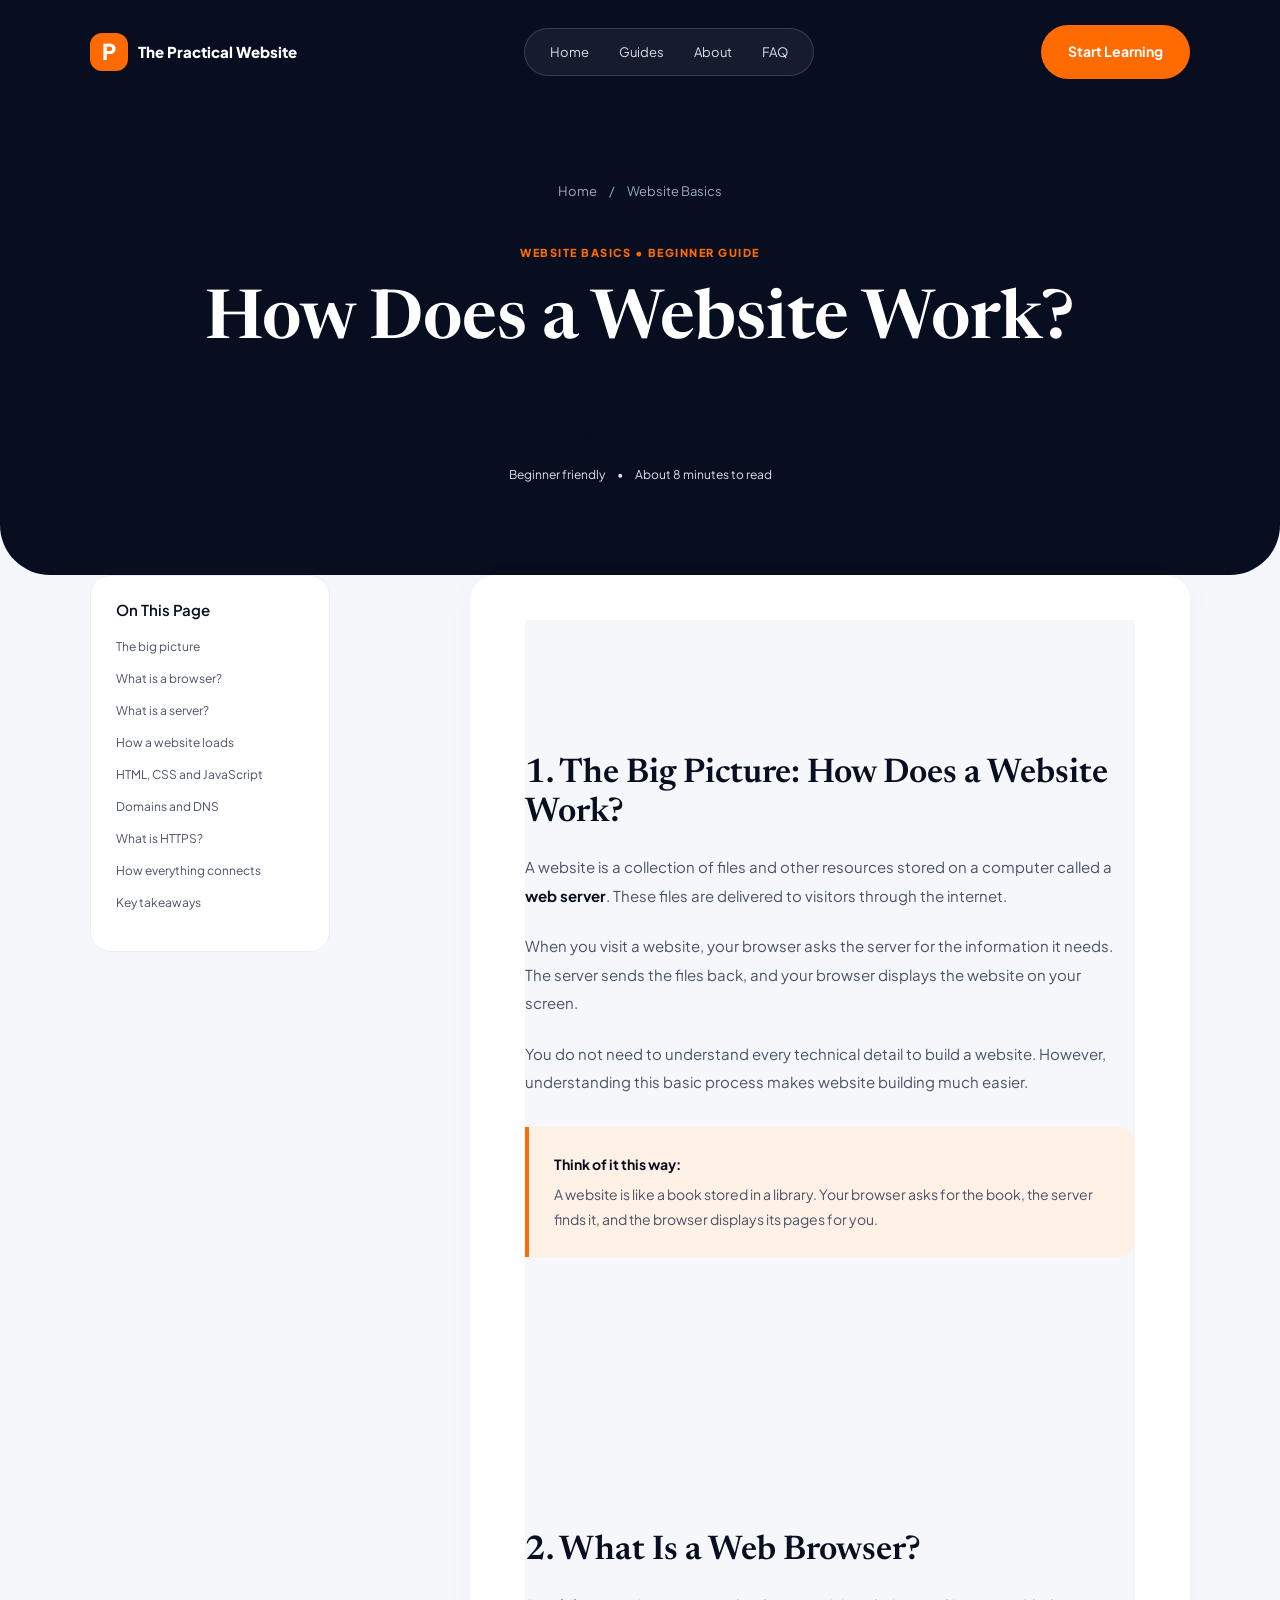
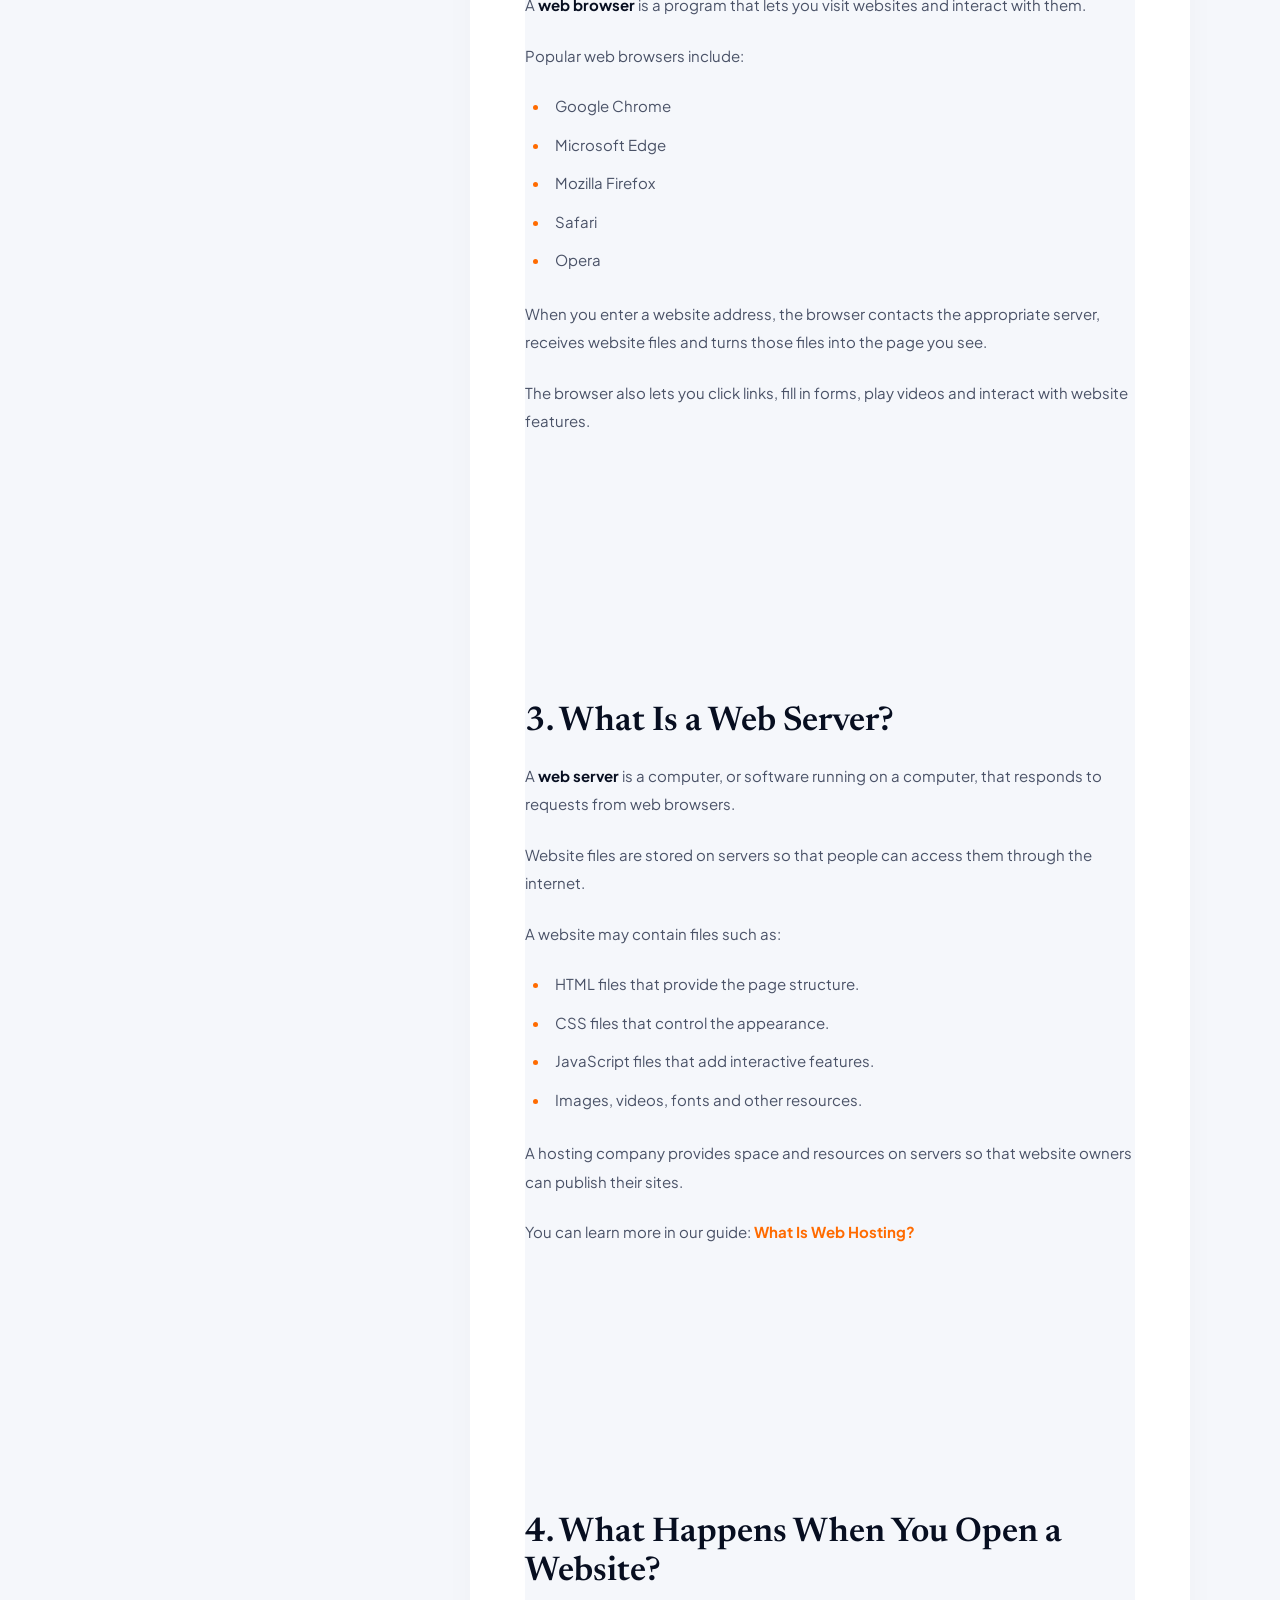
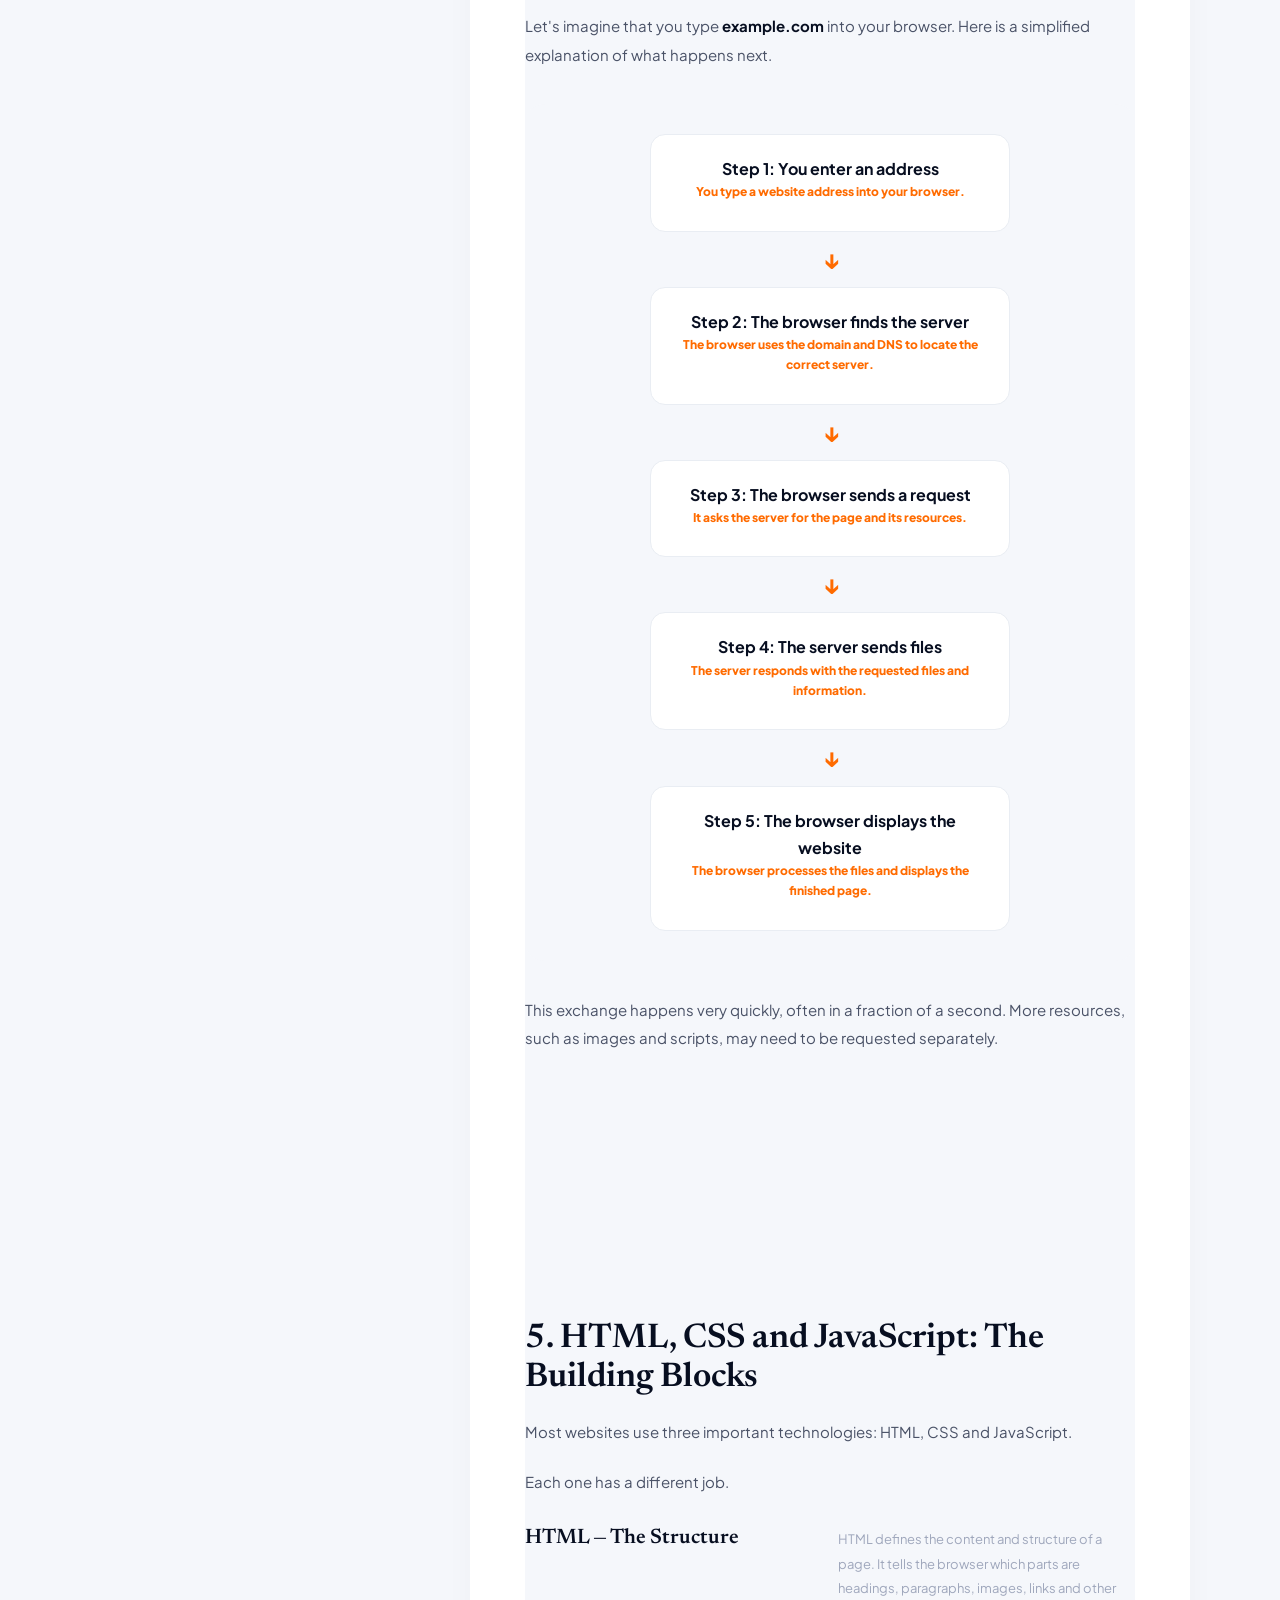
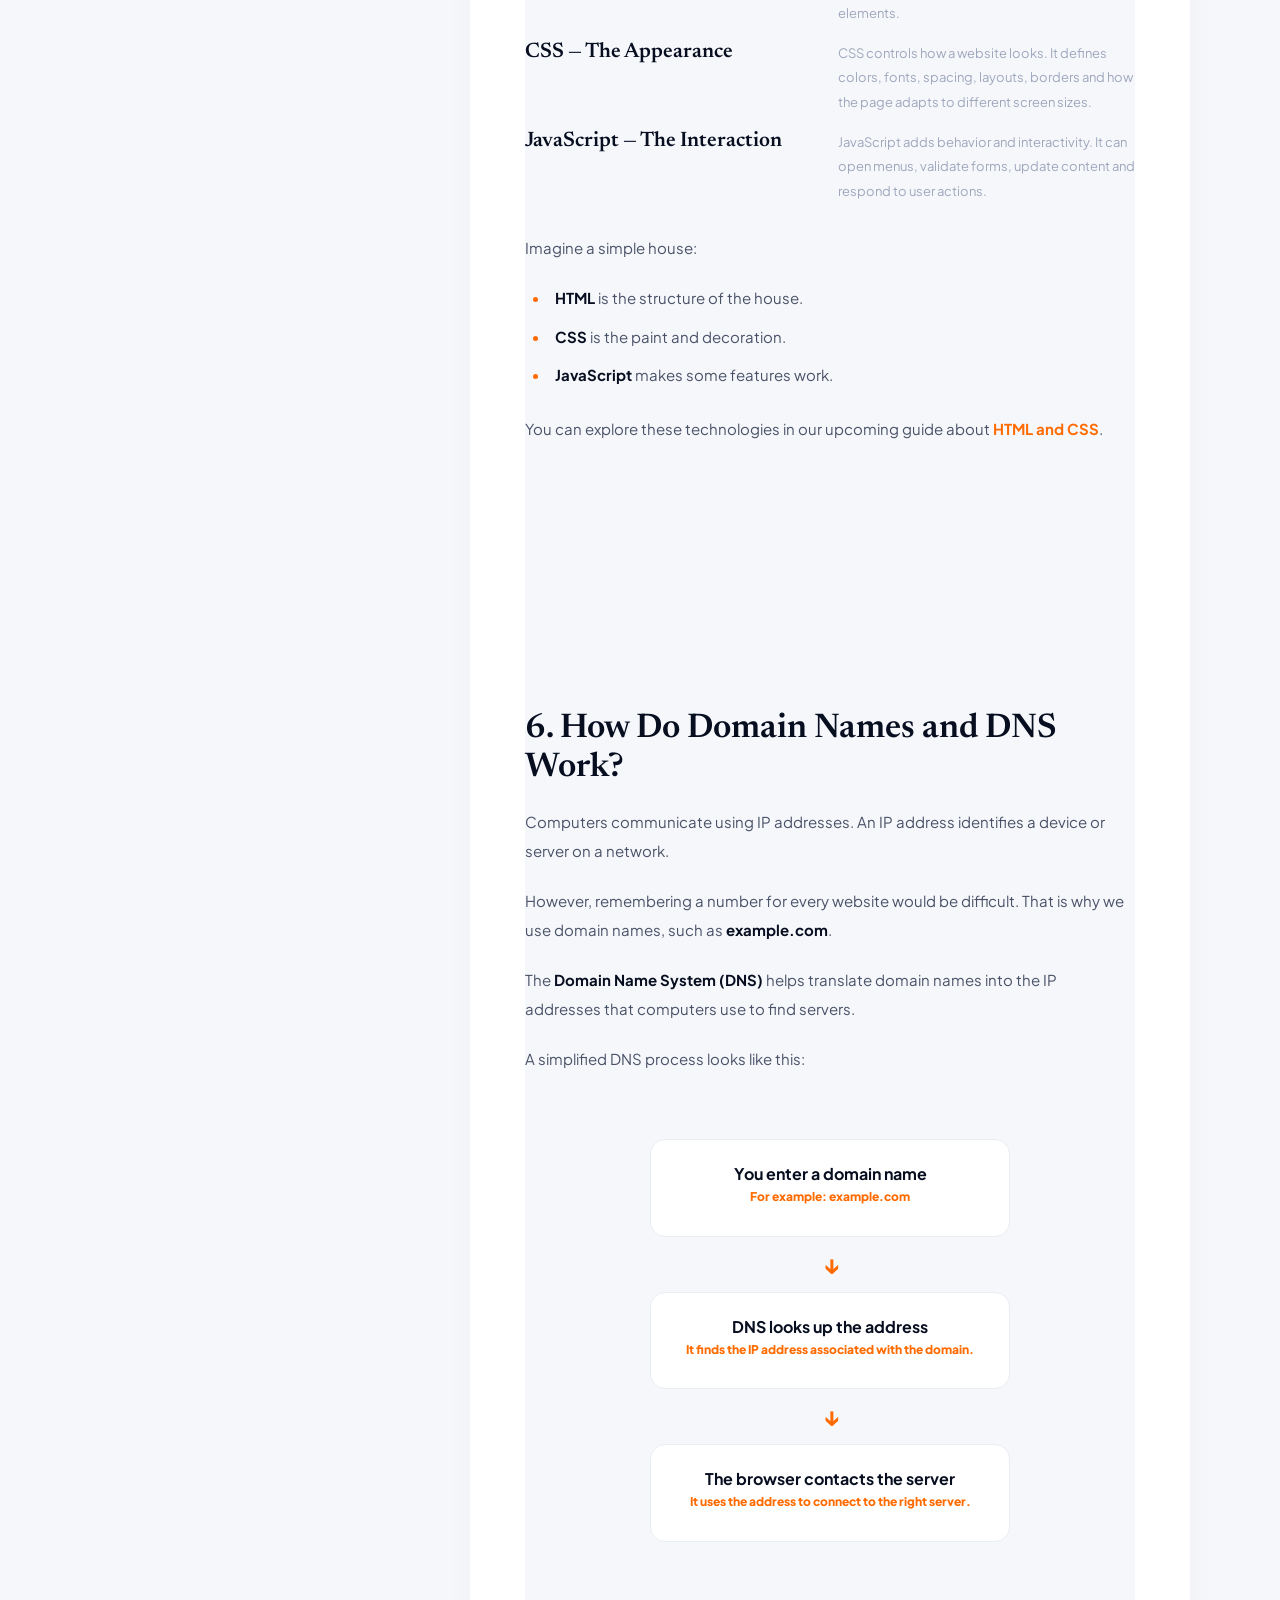
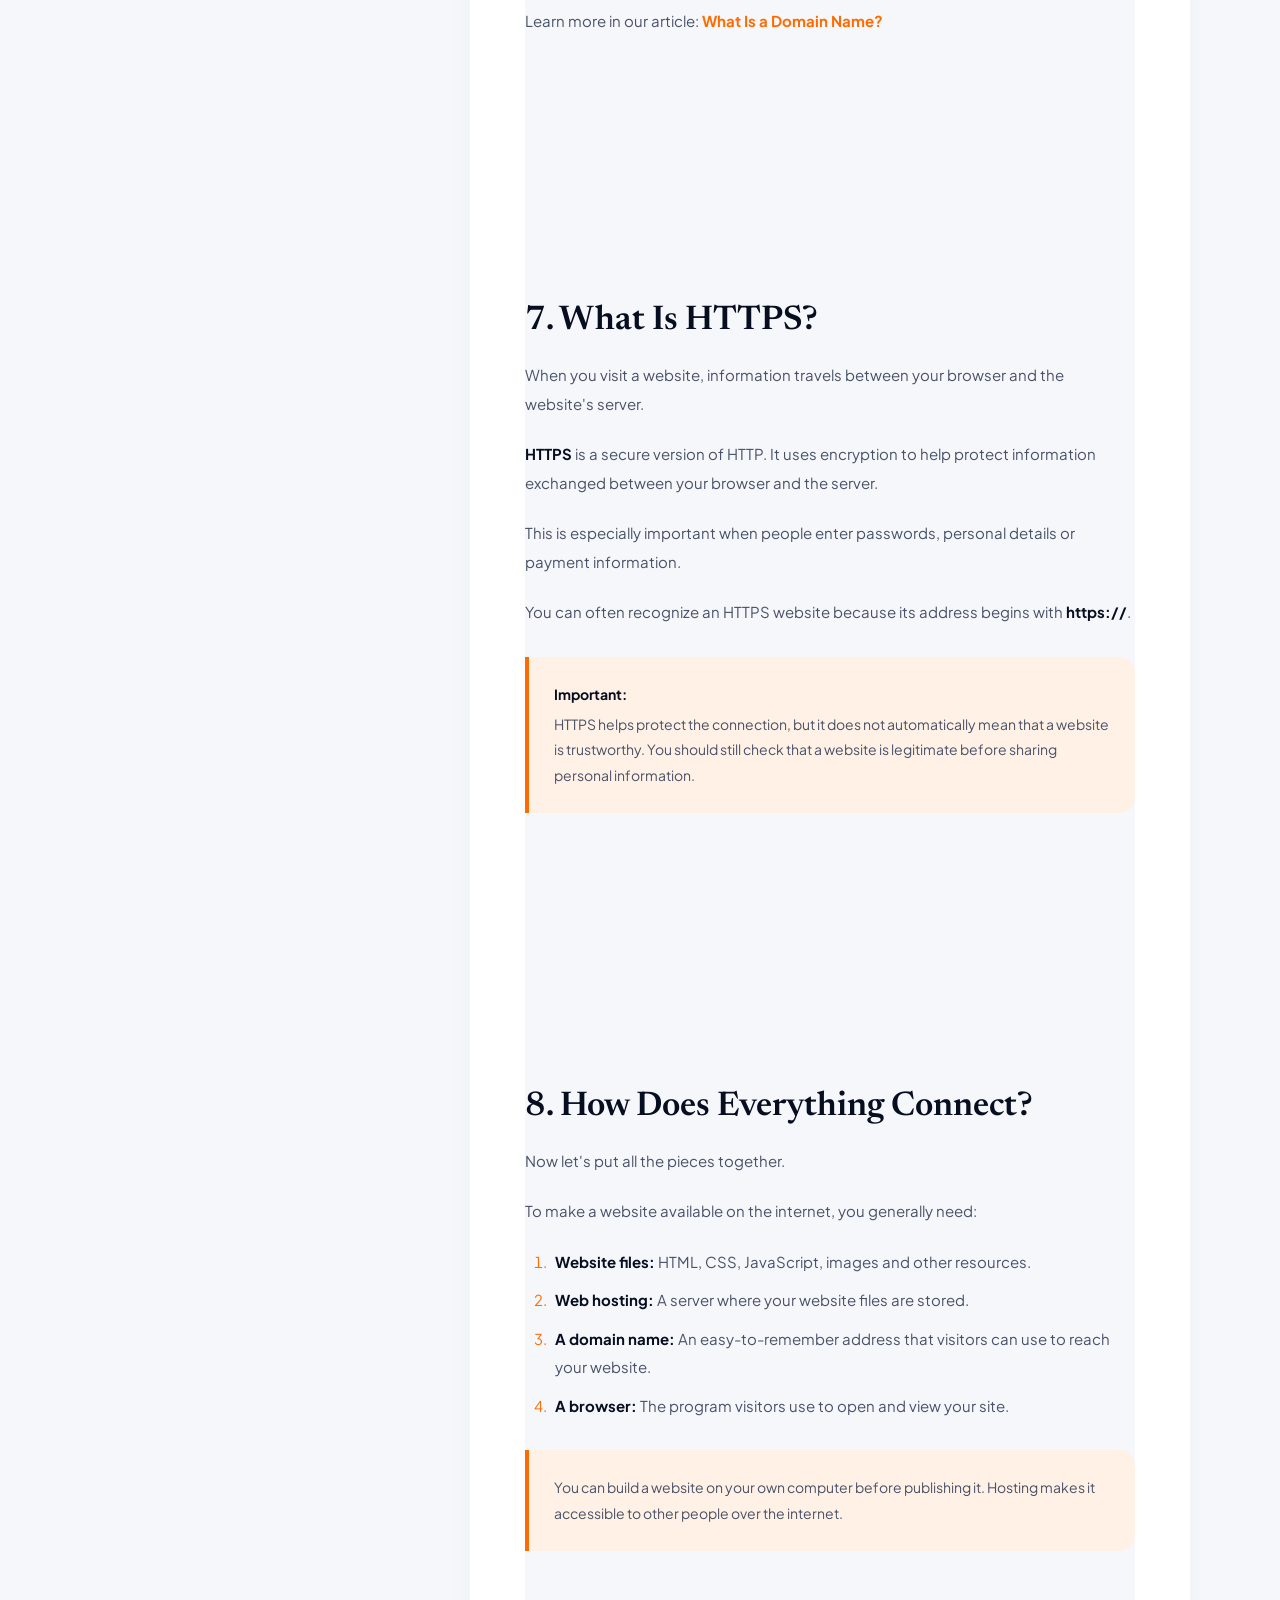
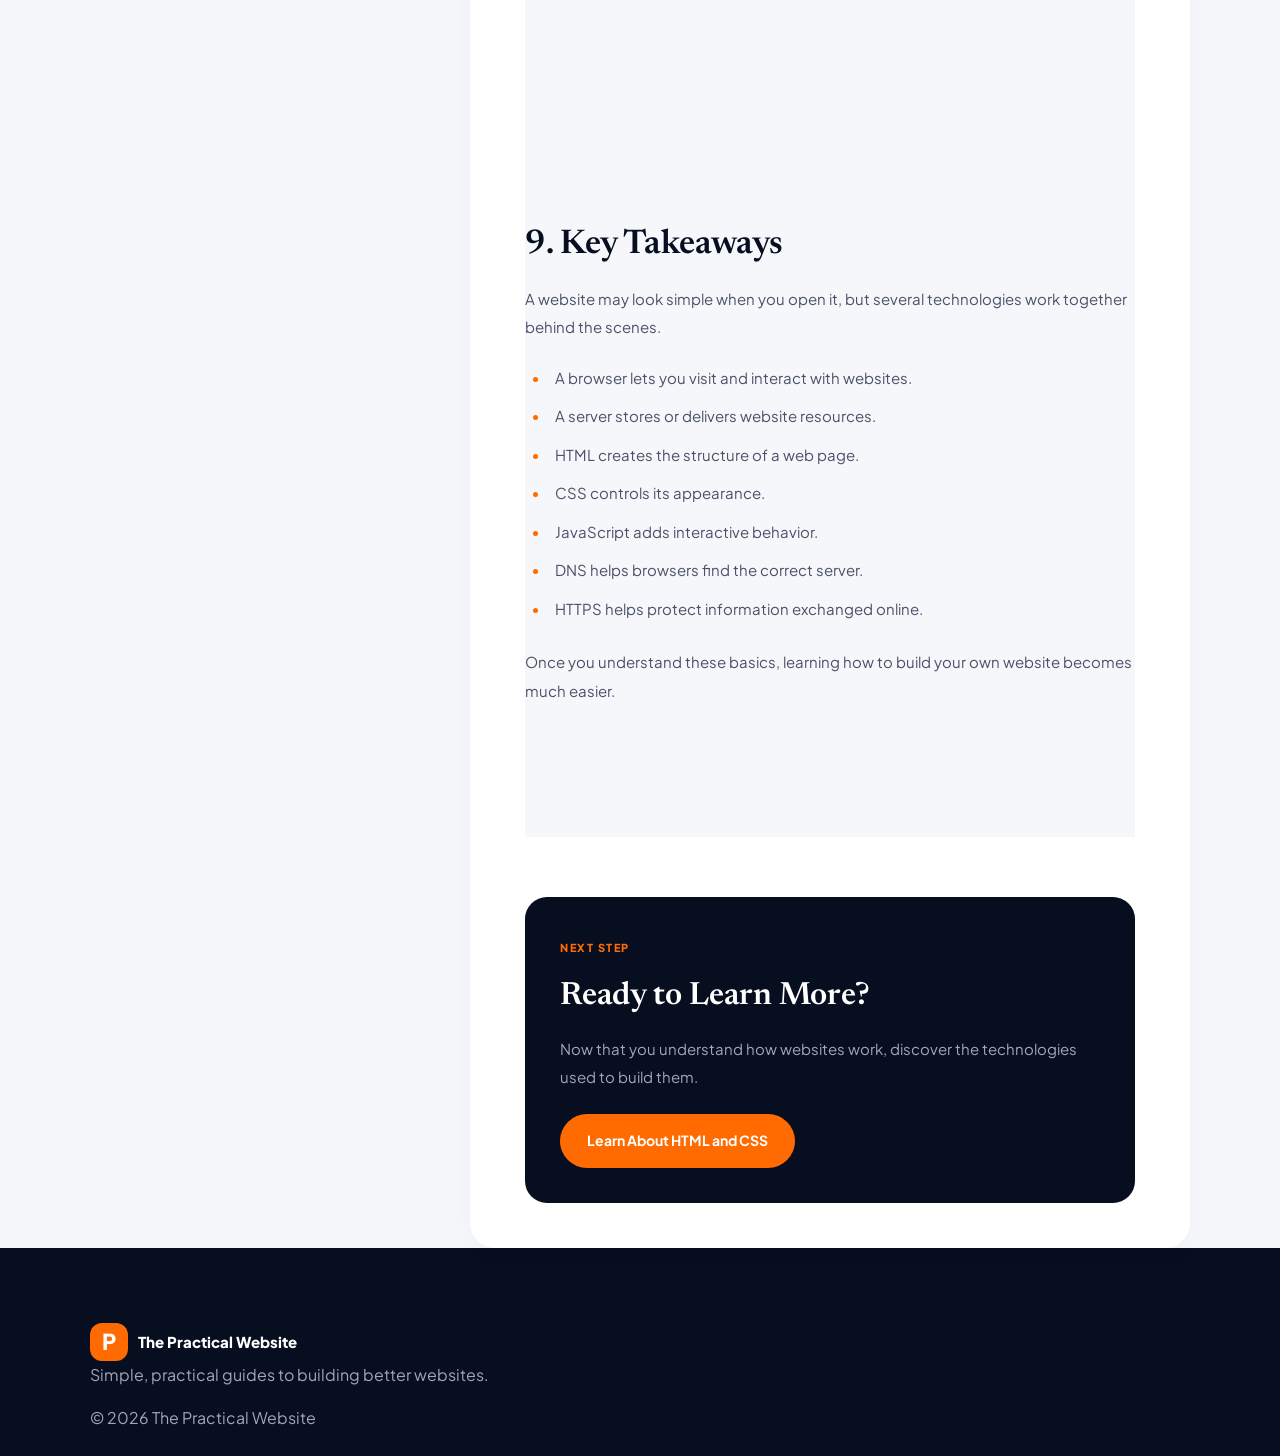
<file: website-basics.html>
<!DOCTYPE html>
<html lang="en">

<head>
  <meta charset="UTF-8">
  <meta name="viewport" content="width=device-width, initial-scale=1.0">

  <title>How Does a Website Work? A Beginner's Guide | The Practical Website</title>

  <meta name="description"
    content="Learn how websites work, how browsers and servers communicate, and how HTML, CSS, JavaScript, domains and hosting fit together.">

  <link rel="stylesheet" href="style.css">
</head>

<body>

  <!-- HEADER -->
  <header class="site-header">
    <div class="container header-content">

      <a href="index.html" class="logo">
        <span class="logo-icon">P</span>
        <span>The Practical Website</span>
      </a>

      <nav class="main-nav">
        <a href="index.html">Home</a>
        <a href="index.html#guides">Guides</a>
        <a href="index.html#about">About</a>
        <a href="index.html#faq">FAQ</a>
      </nav>

      <a href="index.html#guides" class="button button-primary">
        Start Learning
      </a>

    </div>
  </header>


  <!-- ARTICLE HERO -->
  <section class="article-hero">
    <div class="container">

      <div class="article-breadcrumb">
        <a href="index.html">Home</a>
        <span>/</span>
        <span>Website Basics</span>
      </div>

      <span class="article-category">WEBSITE BASICS • BEGINNER GUIDE</span>

      <h1>How Does a Website Work?</h1>

      <p class="article-intro">
        Every time you open a website, several things happen behind
        the scenes. Let's explore how browsers, servers, domains and
        website files work together to bring a page to your screen.
      </p>

      <div class="article-meta">
        <span>Beginner friendly</span>
        <span>•</span>
        <span>About 8 minutes to read</span>
      </div>

    </div>
  </section>


  <!-- ARTICLE LAYOUT -->
  <main class="container article-layout">

    <!-- SIDEBAR -->
    <aside class="article-sidebar">
      <div class="toc-box">

        <h3>On This Page</h3>

        <a href="#overview">The big picture</a>
        <a href="#browser">What is a browser?</a>
        <a href="#server">What is a server?</a>
        <a href="#request">How a website loads</a>
        <a href="#html-css-js">HTML, CSS and JavaScript</a>
        <a href="#domain-dns">Domains and DNS</a>
        <a href="#https">What is HTTPS?</a>
        <a href="#put-together">How everything connects</a>
        <a href="#summary">Key takeaways</a>

      </div>
    </aside>


    <!-- ARTICLE CONTENT -->
    <article class="article-content">

      <section id="overview" class="article-section">

        <h2>1. The Big Picture: How Does a Website Work?</h2>

        <p>
          A website is a collection of files and other resources
          stored on a computer called a <strong>web server</strong>.
          These files are delivered to visitors through the internet.
        </p>

        <p>
          When you visit a website, your browser asks the server
          for the information it needs. The server sends the files
          back, and your browser displays the website on your screen.
        </p>

        <p>
          You do not need to understand every technical detail
          to build a website. However, understanding this basic
          process makes website building much easier.
        </p>

        <div class="article-note">
          <strong>Think of it this way:</strong>
          A website is like a book stored in a library. Your browser
          asks for the book, the server finds it, and the browser
          displays its pages for you.
        </div>

      </section>


      <section id="browser" class="article-section">

        <h2>2. What Is a Web Browser?</h2>

        <p>
          A <strong>web browser</strong> is a program that lets you
          visit websites and interact with them.
        </p>

        <p>Popular web browsers include:</p>

        <ul>
          <li>Google Chrome</li>
          <li>Microsoft Edge</li>
          <li>Mozilla Firefox</li>
          <li>Safari</li>
          <li>Opera</li>
        </ul>

        <p>
          When you enter a website address, the browser contacts
          the appropriate server, receives website files and
          turns those files into the page you see.
        </p>

        <p>
          The browser also lets you click links, fill in forms,
          play videos and interact with website features.
        </p>

      </section>


      <section id="server" class="article-section">

        <h2>3. What Is a Web Server?</h2>

        <p>
          A <strong>web server</strong> is a computer, or software
          running on a computer, that responds to requests from
          web browsers.
        </p>

        <p>
          Website files are stored on servers so that people
          can access them through the internet.
        </p>

        <p>A website may contain files such as:</p>

        <ul>
          <li>HTML files that provide the page structure.</li>
          <li>CSS files that control the appearance.</li>
          <li>JavaScript files that add interactive features.</li>
          <li>Images, videos, fonts and other resources.</li>
        </ul>

        <p>
          A hosting company provides space and resources on
          servers so that website owners can publish their sites.
        </p>

        <p>
          You can learn more in our guide:
          <a href="hosting.html">What Is Web Hosting?</a>
        </p>

      </section>


      <section id="request" class="article-section">

        <h2>4. What Happens When You Open a Website?</h2>

        <p>
          Let's imagine that you type
          <strong>example.com</strong> into your browser.
          Here is a simplified explanation of what happens next.
        </p>

        <div class="hosting-diagram">

          <div class="diagram-step">
            <strong>Step 1: You enter an address</strong>
            <span>
              You type a website address into your browser.
            </span>
          </div>

          <div class="diagram-arrow">↓</div>

          <div class="diagram-step">
            <strong>Step 2: The browser finds the server</strong>
            <span>
              The browser uses the domain and DNS to locate
              the correct server.
            </span>
          </div>

          <div class="diagram-arrow">↓</div>

          <div class="diagram-step">
            <strong>Step 3: The browser sends a request</strong>
            <span>
              It asks the server for the page and its resources.
            </span>
          </div>

          <div class="diagram-arrow">↓</div>

          <div class="diagram-step">
            <strong>Step 4: The server sends files</strong>
            <span>
              The server responds with the requested files
              and information.
            </span>
          </div>

          <div class="diagram-arrow">↓</div>

          <div class="diagram-step">
            <strong>Step 5: The browser displays the website</strong>
            <span>
              The browser processes the files and displays
              the finished page.
            </span>
          </div>

        </div>

        <p>
          This exchange happens very quickly, often in a fraction
          of a second. More resources, such as images and scripts,
          may need to be requested separately.
        </p>

      </section>


      <section id="html-css-js" class="article-section">

        <h2>5. HTML, CSS and JavaScript: The Building Blocks</h2>

        <p>
          Most websites use three important technologies:
          HTML, CSS and JavaScript.
        </p>

        <p>Each one has a different job.</p>

        <div class="comparison-box">

          <h3>HTML — The Structure</h3>

          <p>
            HTML defines the content and structure of a page.
            It tells the browser which parts are headings,
            paragraphs, images, links and other elements.
          </p>

          <h3>CSS — The Appearance</h3>

          <p>
            CSS controls how a website looks. It defines
            colors, fonts, spacing, layouts, borders and
            how the page adapts to different screen sizes.
          </p>

          <h3>JavaScript — The Interaction</h3>

          <p>
            JavaScript adds behavior and interactivity.
            It can open menus, validate forms, update content
            and respond to user actions.
          </p>

        </div>

        <p>
          Imagine a simple house:
        </p>

        <ul>
          <li><strong>HTML</strong> is the structure of the house.</li>
          <li><strong>CSS</strong> is the paint and decoration.</li>
          <li><strong>JavaScript</strong> makes some features work.</li>
        </ul>

        <p>
          You can explore these technologies in our upcoming
          guide about <a href="html-css.html">HTML and CSS</a>.
        </p>

      </section>


      <section id="domain-dns" class="article-section">

        <h2>6. How Do Domain Names and DNS Work?</h2>

        <p>
          Computers communicate using IP addresses. An IP address
          identifies a device or server on a network.
        </p>

        <p>
          However, remembering a number for every website would
          be difficult. That is why we use domain names, such as
          <strong>example.com</strong>.
        </p>

        <p>
          The <strong>Domain Name System (DNS)</strong> helps
          translate domain names into the IP addresses that
          computers use to find servers.
        </p>

        <p>A simplified DNS process looks like this:</p>

        <div class="hosting-diagram">

          <div class="diagram-step">
            <strong>You enter a domain name</strong>
            <span>For example: example.com</span>
          </div>

          <div class="diagram-arrow">↓</div>

          <div class="diagram-step">
            <strong>DNS looks up the address</strong>
            <span>
              It finds the IP address associated with the domain.
            </span>
          </div>

          <div class="diagram-arrow">↓</div>

          <div class="diagram-step">
            <strong>The browser contacts the server</strong>
            <span>
              It uses the address to connect to the right server.
            </span>
          </div>

        </div>

        <p>
          Learn more in our article:
          <a href="domain-name.html">What Is a Domain Name?</a>
        </p>

      </section>


      <section id="https" class="article-section">

        <h2>7. What Is HTTPS?</h2>

        <p>
          When you visit a website, information travels between
          your browser and the website's server.
        </p>

        <p>
          <strong>HTTPS</strong> is a secure version of HTTP.
          It uses encryption to help protect information
          exchanged between your browser and the server.
        </p>

        <p>
          This is especially important when people enter passwords,
          personal details or payment information.
        </p>

        <p>
          You can often recognize an HTTPS website because
          its address begins with <strong>https://</strong>.
        </p>

        <div class="article-note">
          <strong>Important:</strong>
          HTTPS helps protect the connection, but it does not
          automatically mean that a website is trustworthy.
          You should still check that a website is legitimate
          before sharing personal information.
        </div>

      </section>


      <section id="put-together" class="article-section">

        <h2>8. How Does Everything Connect?</h2>

        <p>
          Now let's put all the pieces together.
        </p>

        <p>
          To make a website available on the internet, you
          generally need:
        </p>

        <ol>
          <li>
            <strong>Website files:</strong>
            HTML, CSS, JavaScript, images and other resources.
          </li>

          <li>
            <strong>Web hosting:</strong>
            A server where your website files are stored.
          </li>

          <li>
            <strong>A domain name:</strong>
            An easy-to-remember address that visitors can use
            to reach your website.
          </li>

          <li>
            <strong>A browser:</strong>
            The program visitors use to open and view your site.
          </li>
        </ol>

        <div class="article-note">
          You can build a website on your own computer before
          publishing it. Hosting makes it accessible to other
          people over the internet.
        </div>

      </section>


      <section id="summary" class="article-section">

        <h2>9. Key Takeaways</h2>

        <p>
          A website may look simple when you open it, but several
          technologies work together behind the scenes.
        </p>

        <ul>
          <li>A browser lets you visit and interact with websites.</li>
          <li>A server stores or delivers website resources.</li>
          <li>HTML creates the structure of a web page.</li>
          <li>CSS controls its appearance.</li>
          <li>JavaScript adds interactive behavior.</li>
          <li>DNS helps browsers find the correct server.</li>
          <li>HTTPS helps protect information exchanged online.</li>
        </ul>

        <p>
          Once you understand these basics, learning how to
          build your own website becomes much easier.
        </p>

      </section>


      <!-- NEXT GUIDE -->
      <div class="next-guide">

        <span class="article-category">NEXT STEP</span>

        <h2>Ready to Learn More?</h2>

        <p>
          Now that you understand how websites work,
          discover the technologies used to build them.
        </p>

        <a href="html-css.html" class="button button-primary">
          Learn About HTML and CSS
        </a>

      </div>

    </article>

  </main>


  <!-- FOOTER -->
  <footer class="site-footer">
    <div class="container footer-inner">

      <a href="index.html" class="logo">
        <span class="logo-icon">P</span>
        <span>The Practical Website</span>
      </a>

      <p>
        Simple, practical guides to building better websites.
      </p>

      <span class="footer-copyright">
        © 2026 The Practical Website
      </span>

    </div>
  </footer>
  <button class="back-to-top" id="backToTop" aria-label="Go to top">
    ↑ Go Up
  </button>

  <script>
    const backToTop = document.getElementById("backToTop");

    window.addEventListener("scroll", function () {
      if (window.scrollY > 300) {
        backToTop.classList.add("show");
      } else {
        backToTop.classList.remove("show");
      }
    });

    backToTop.addEventListener("click", function () {
      window.scrollTo({
        top: 0,
        behavior: "smooth"
      });
    });
  </script>
</body>

</html>
</file>
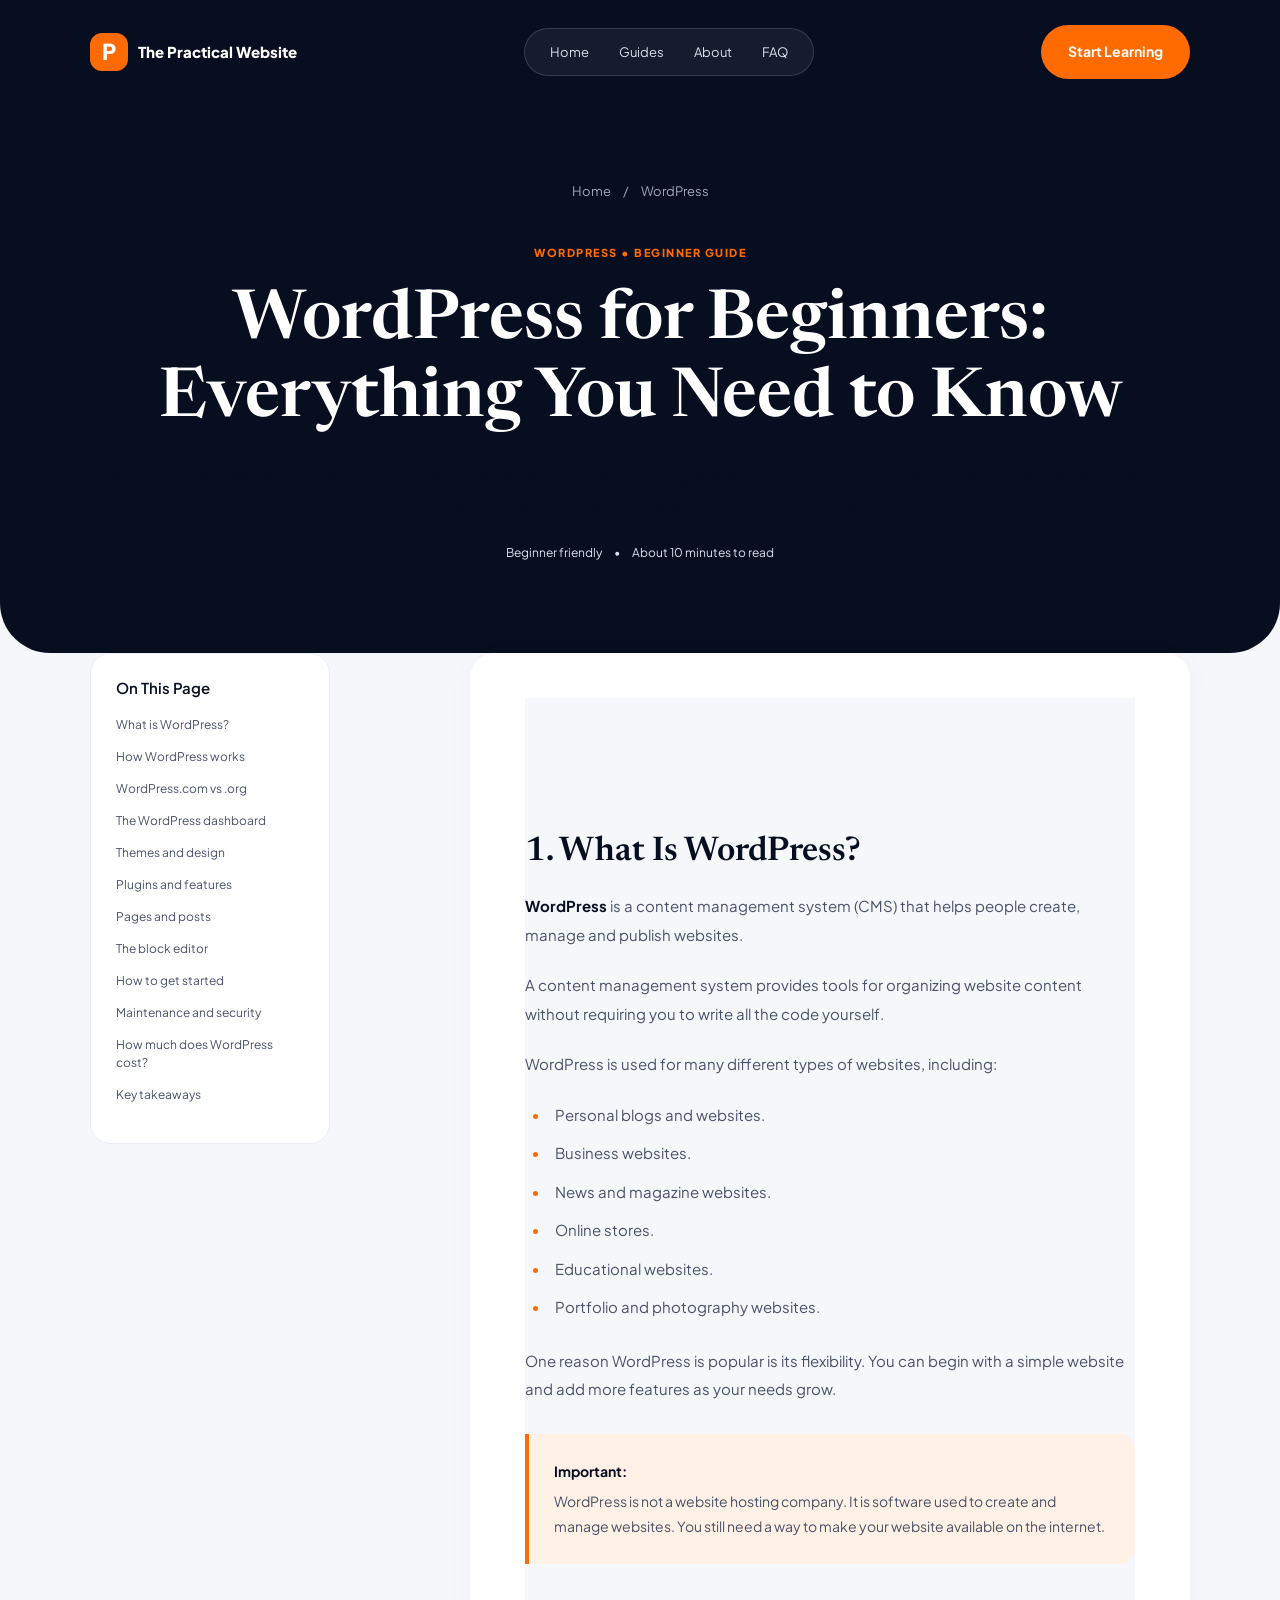
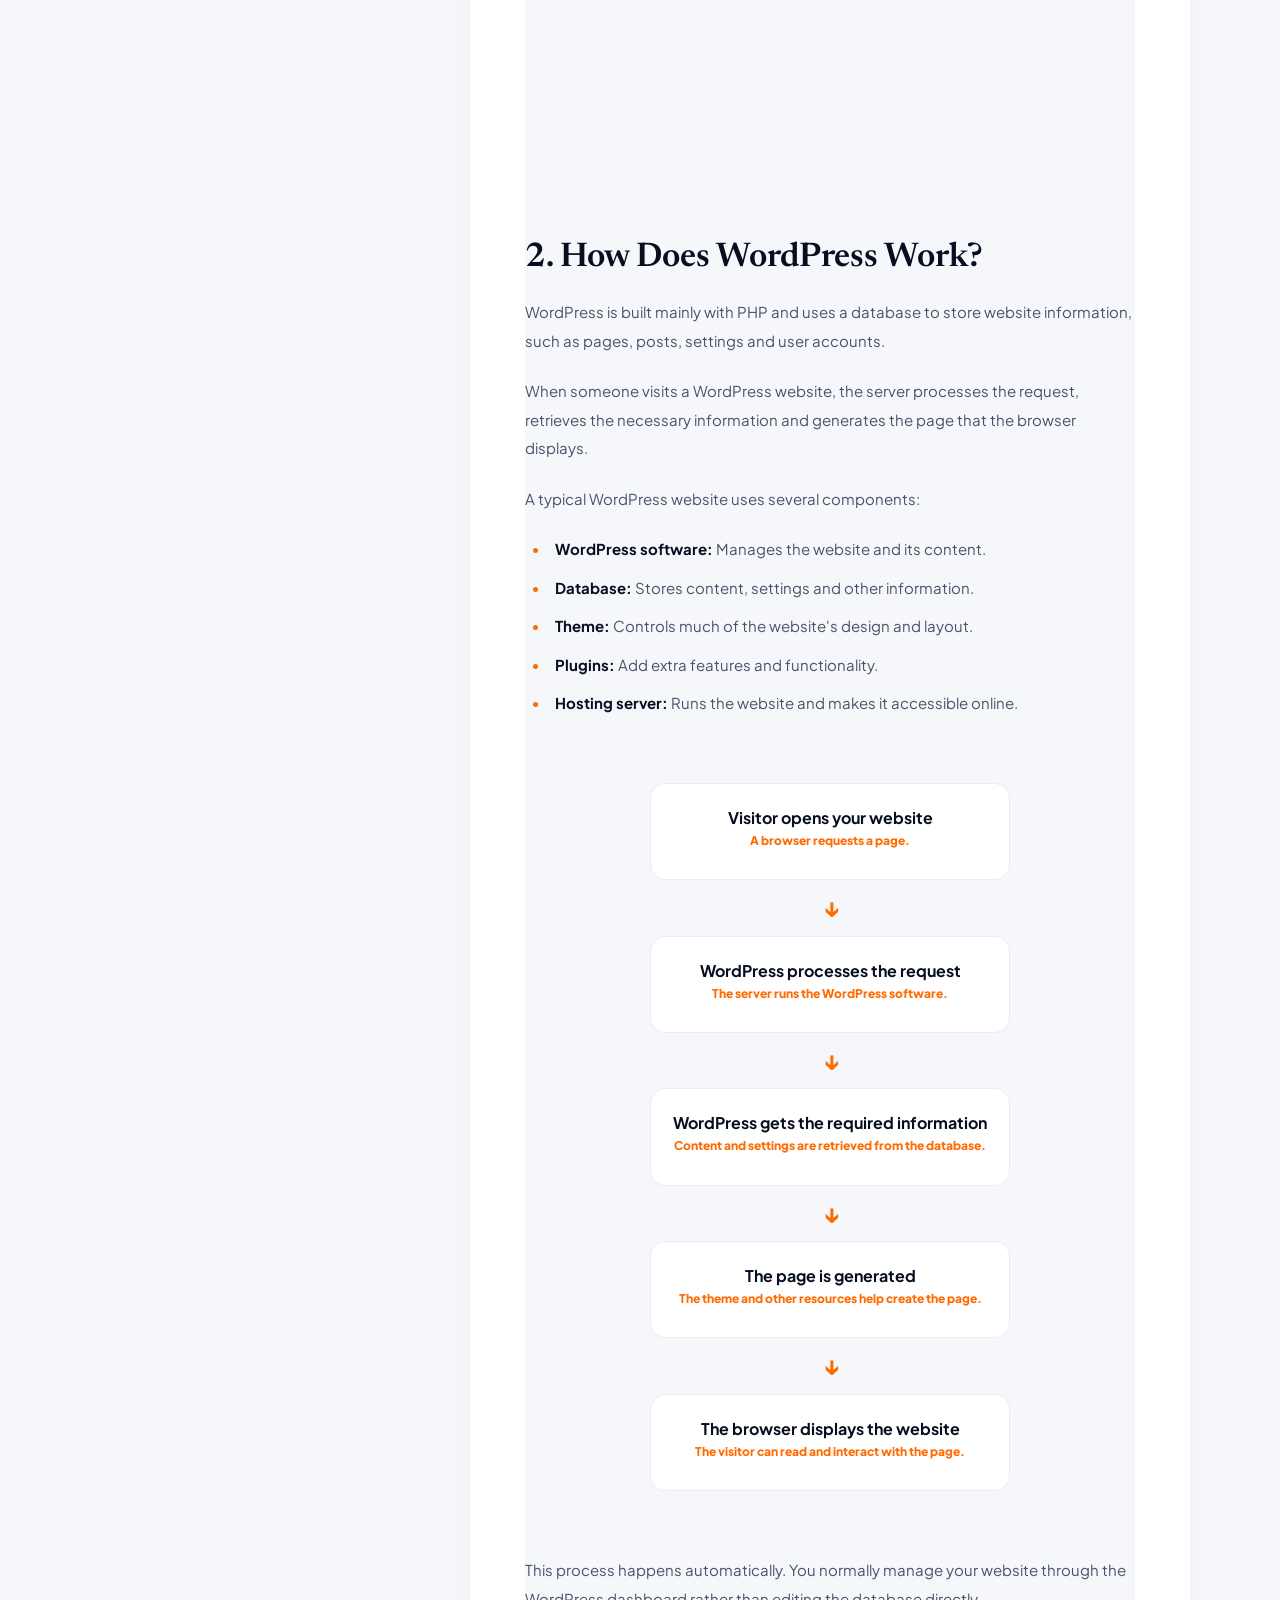
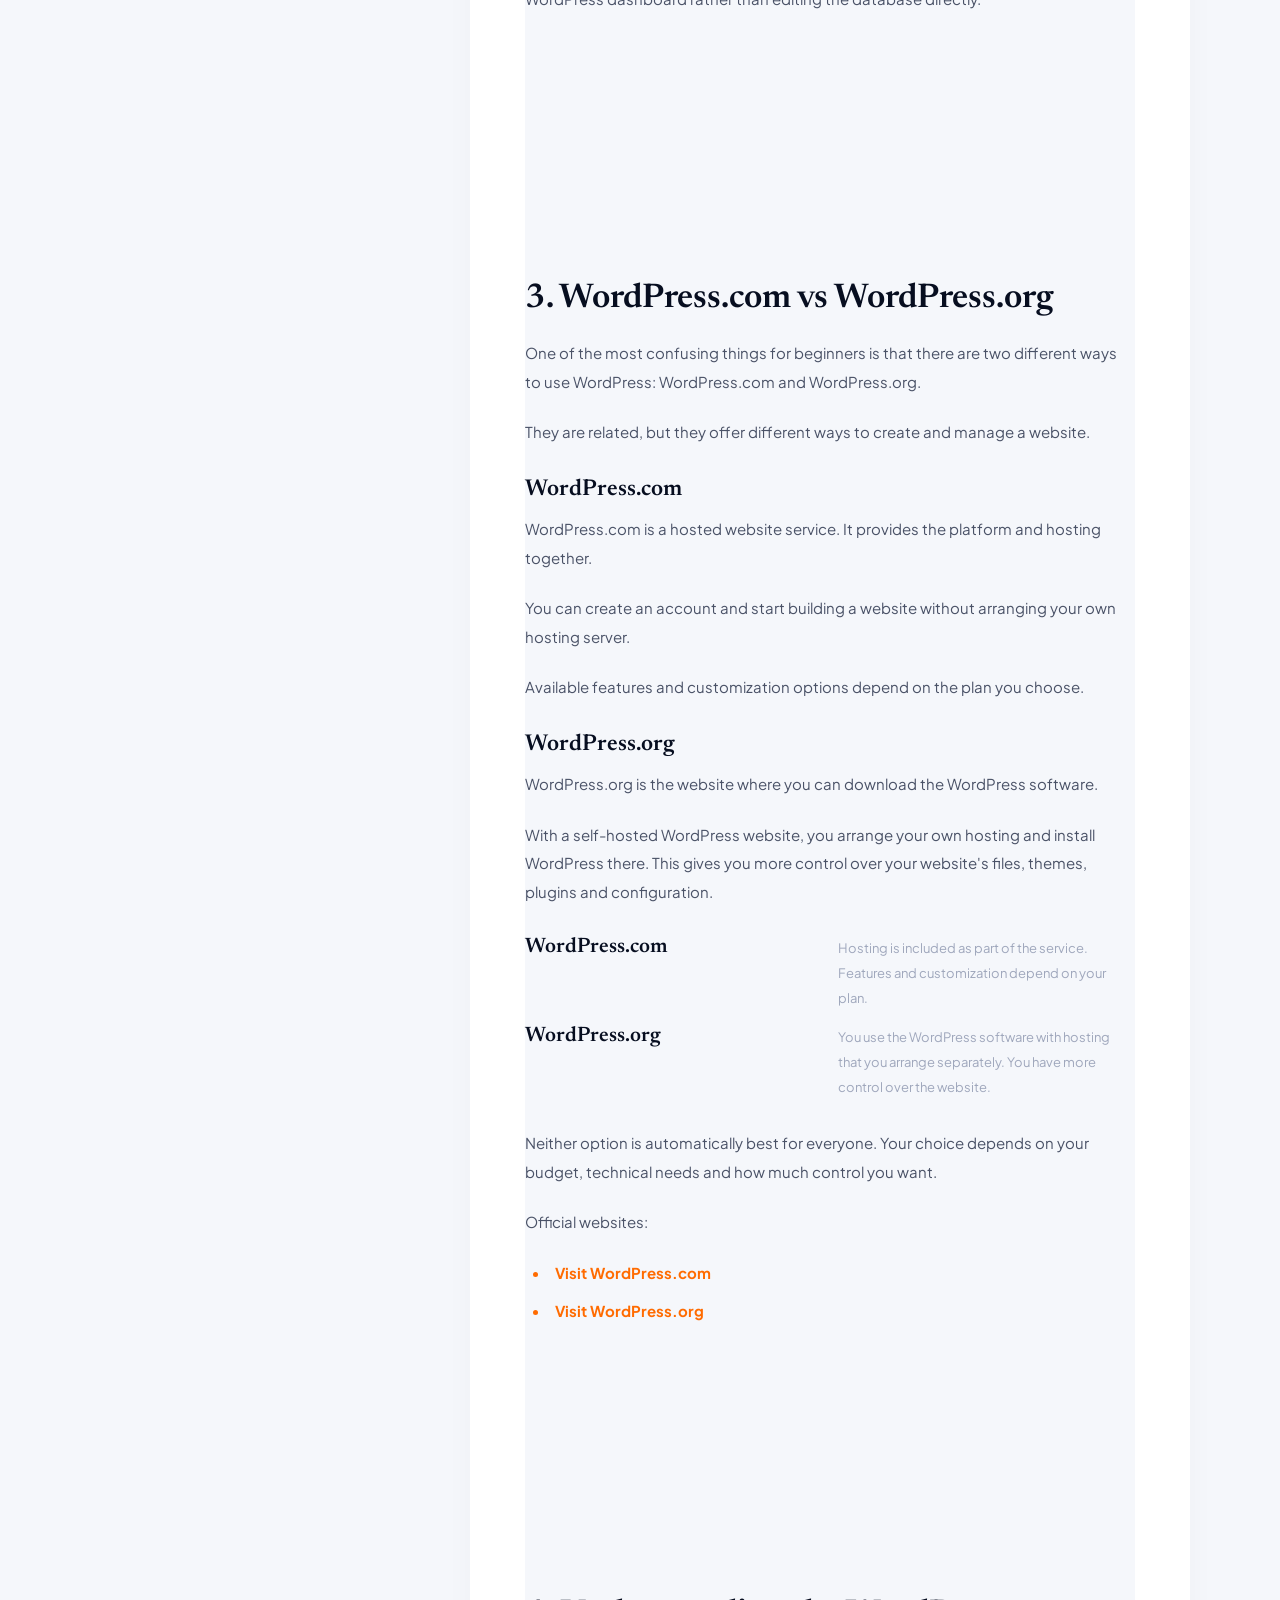
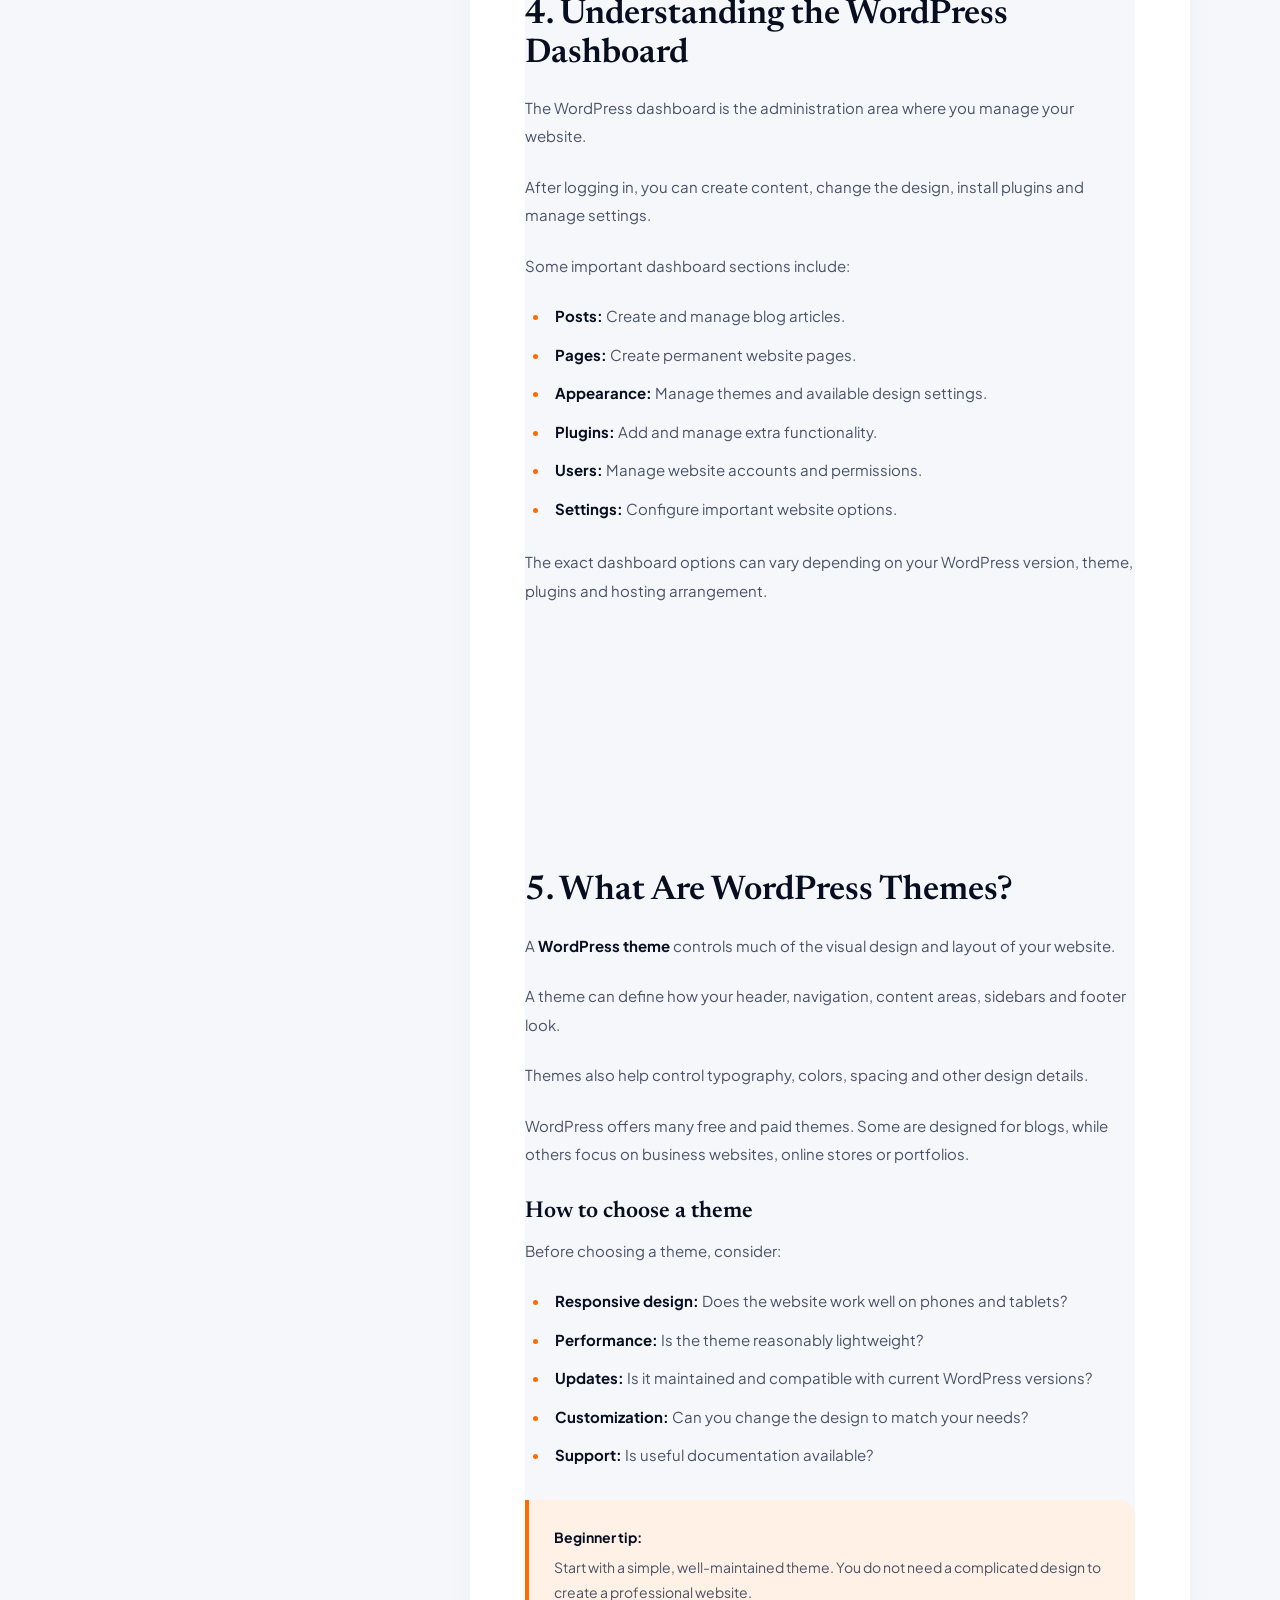
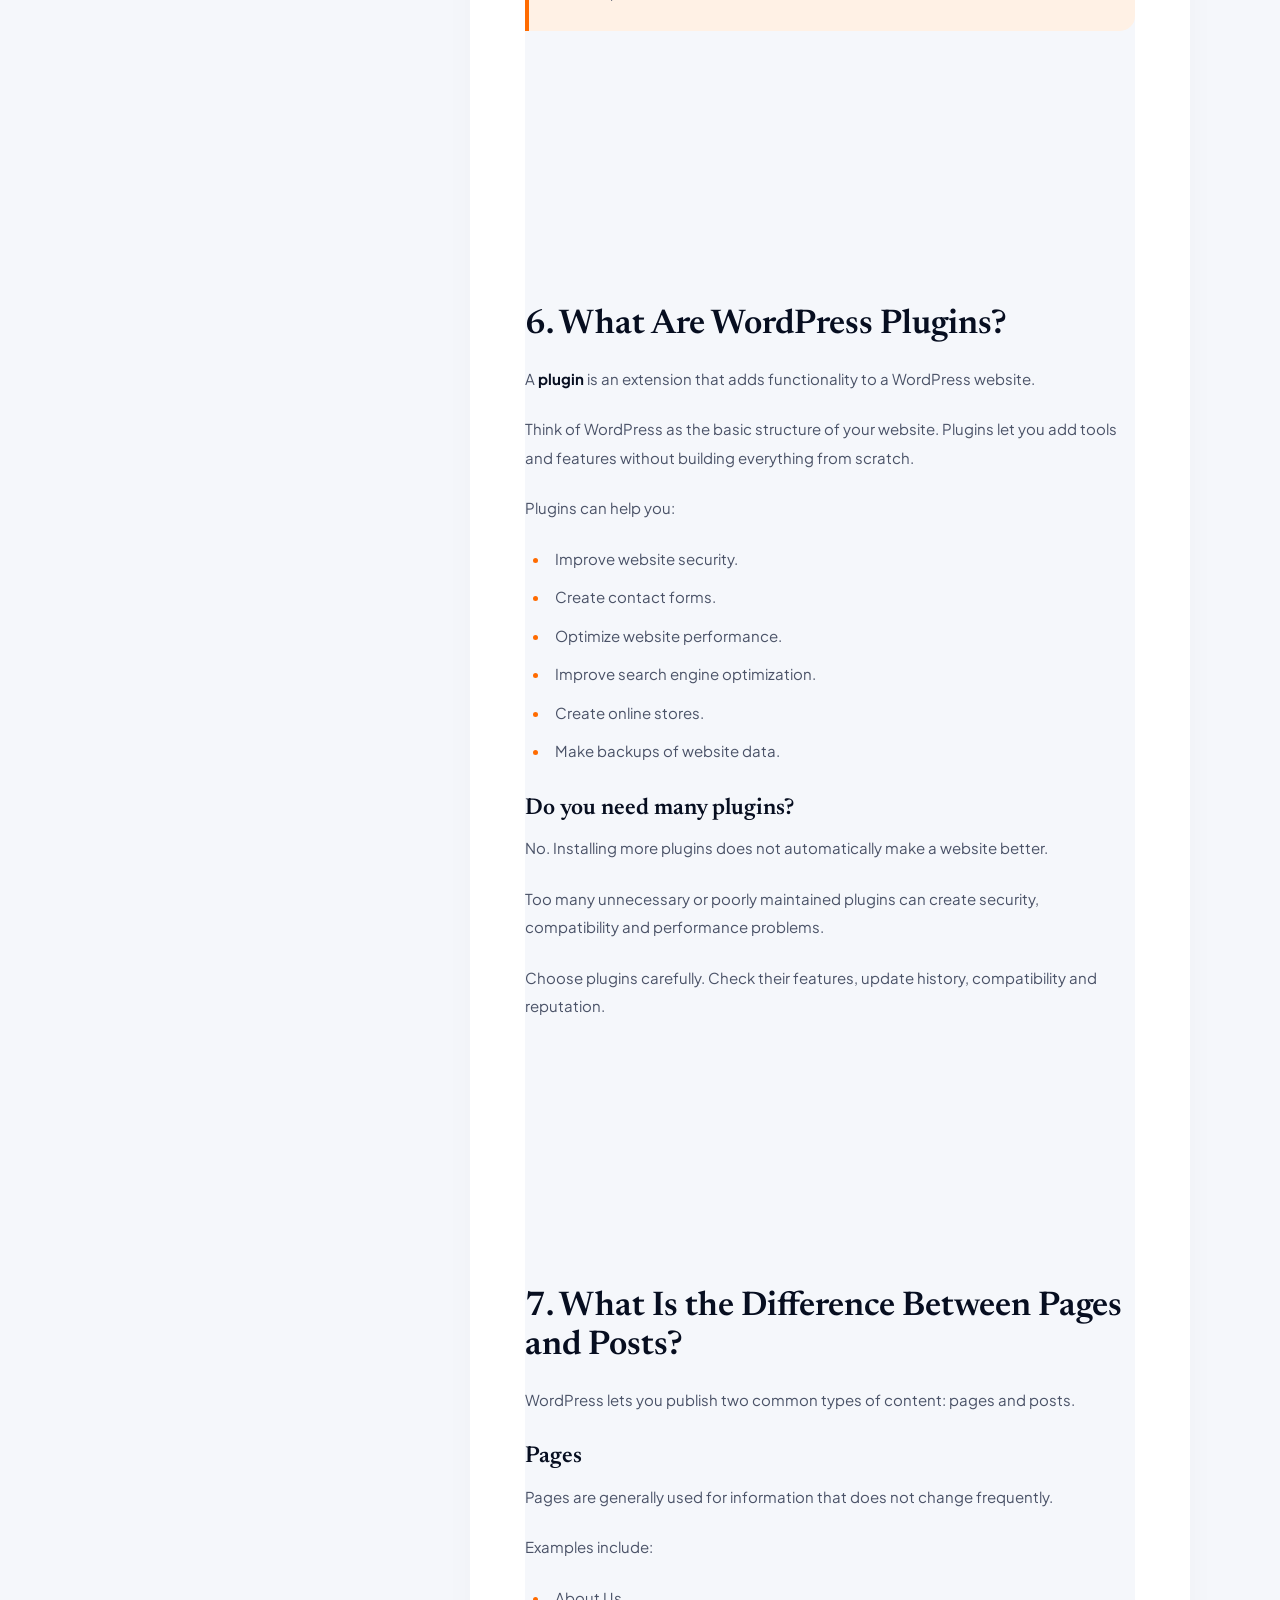
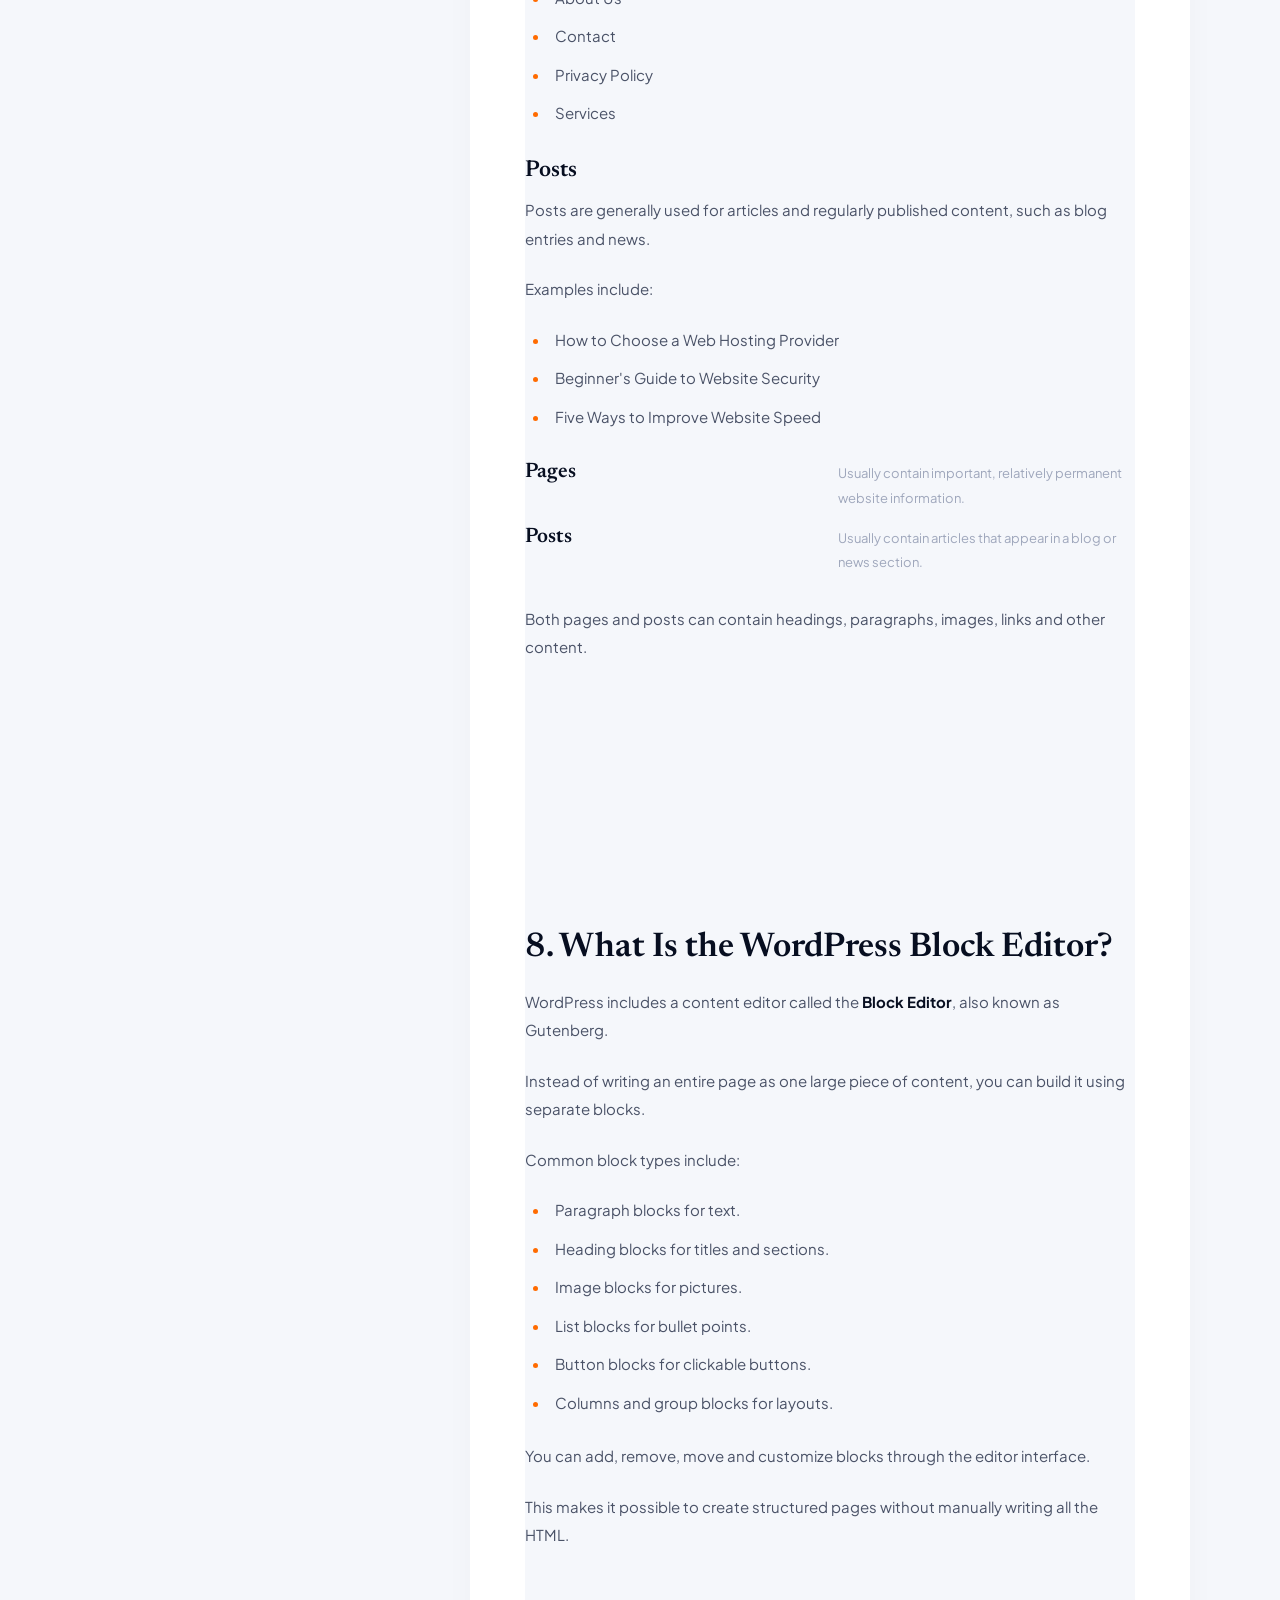
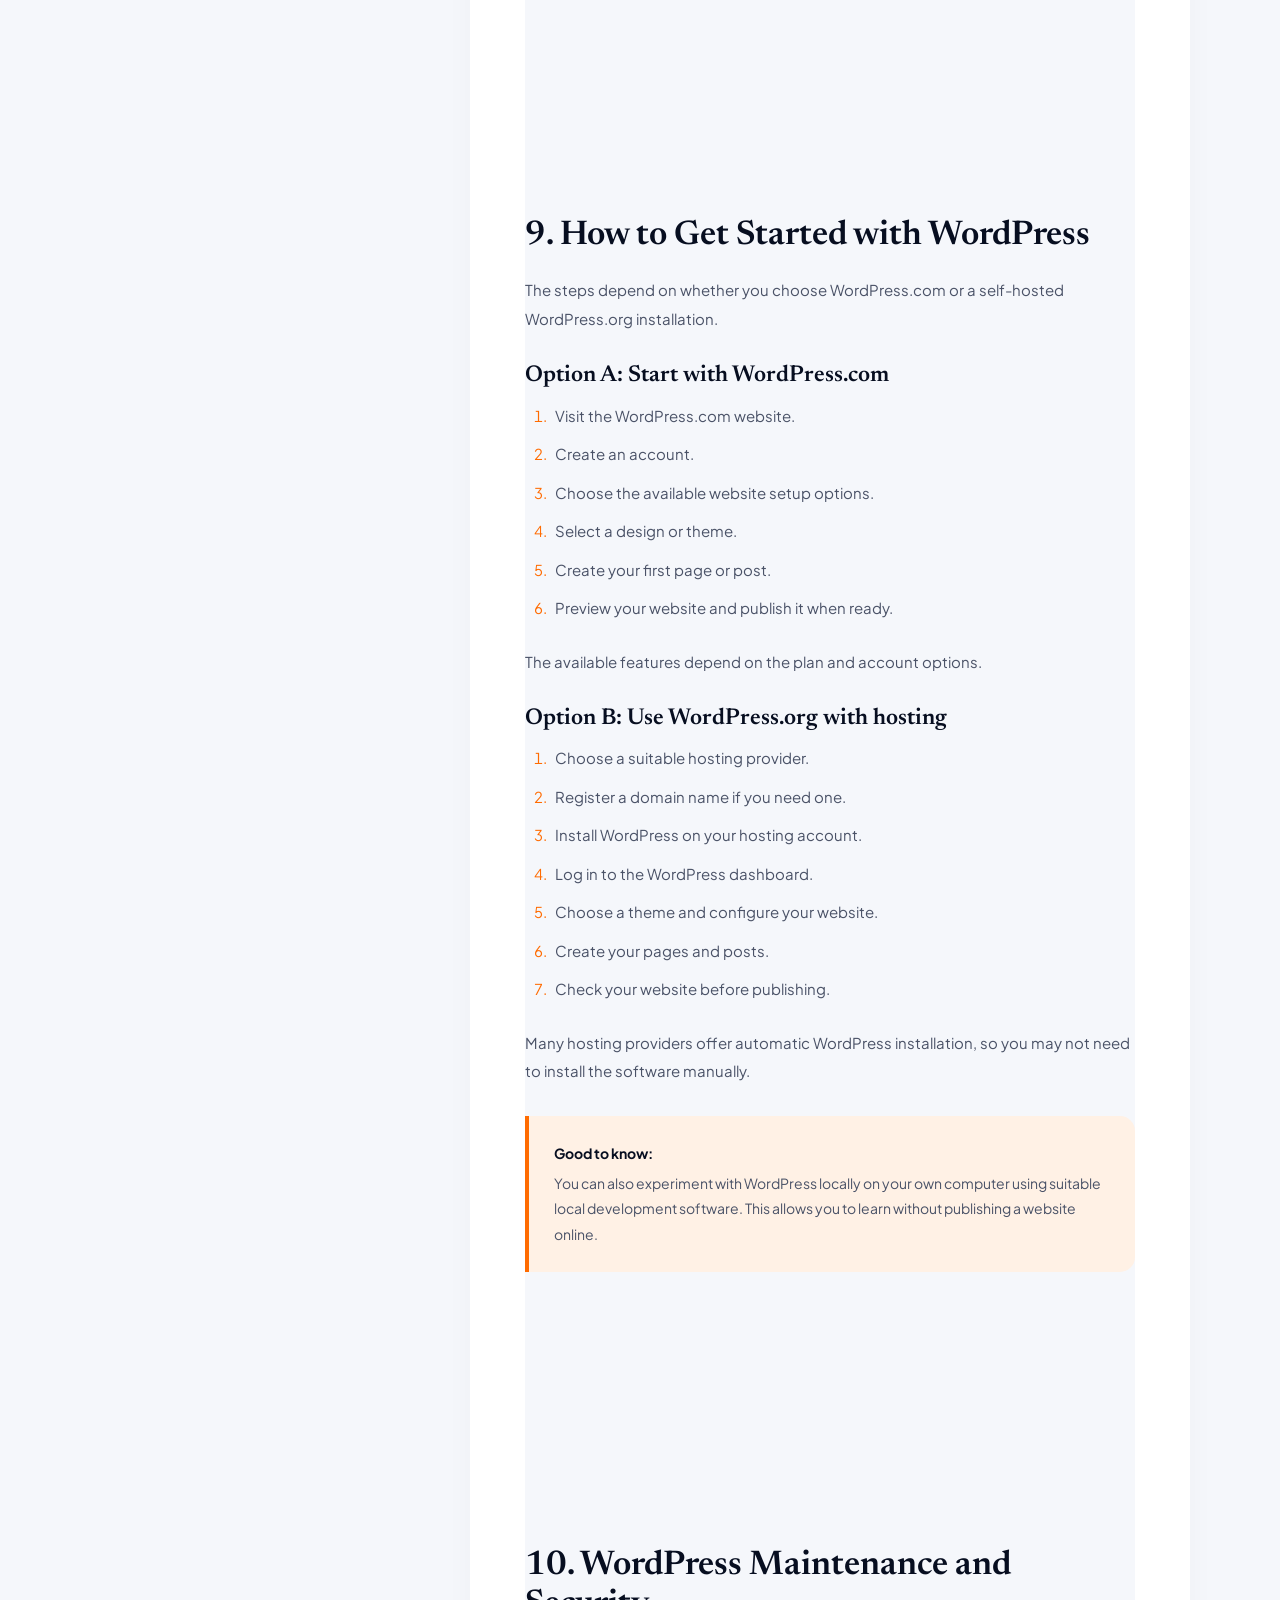
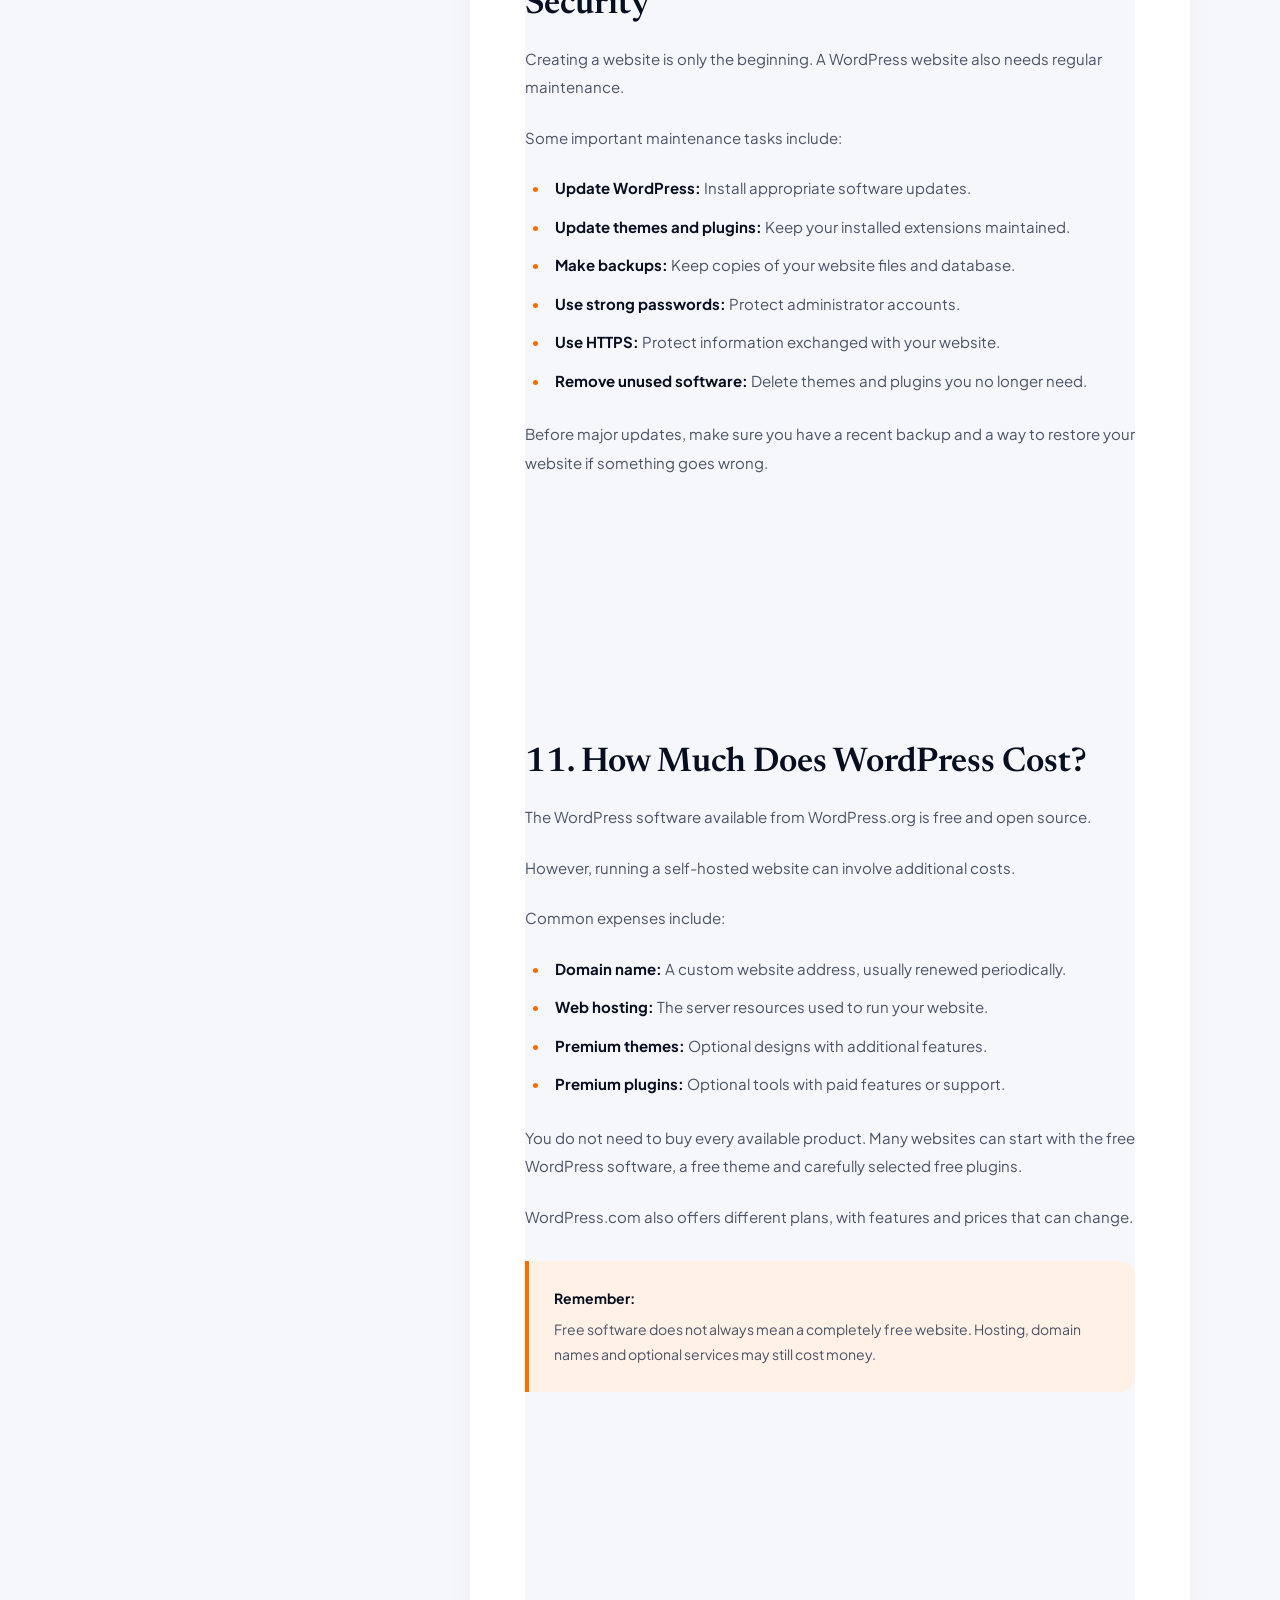
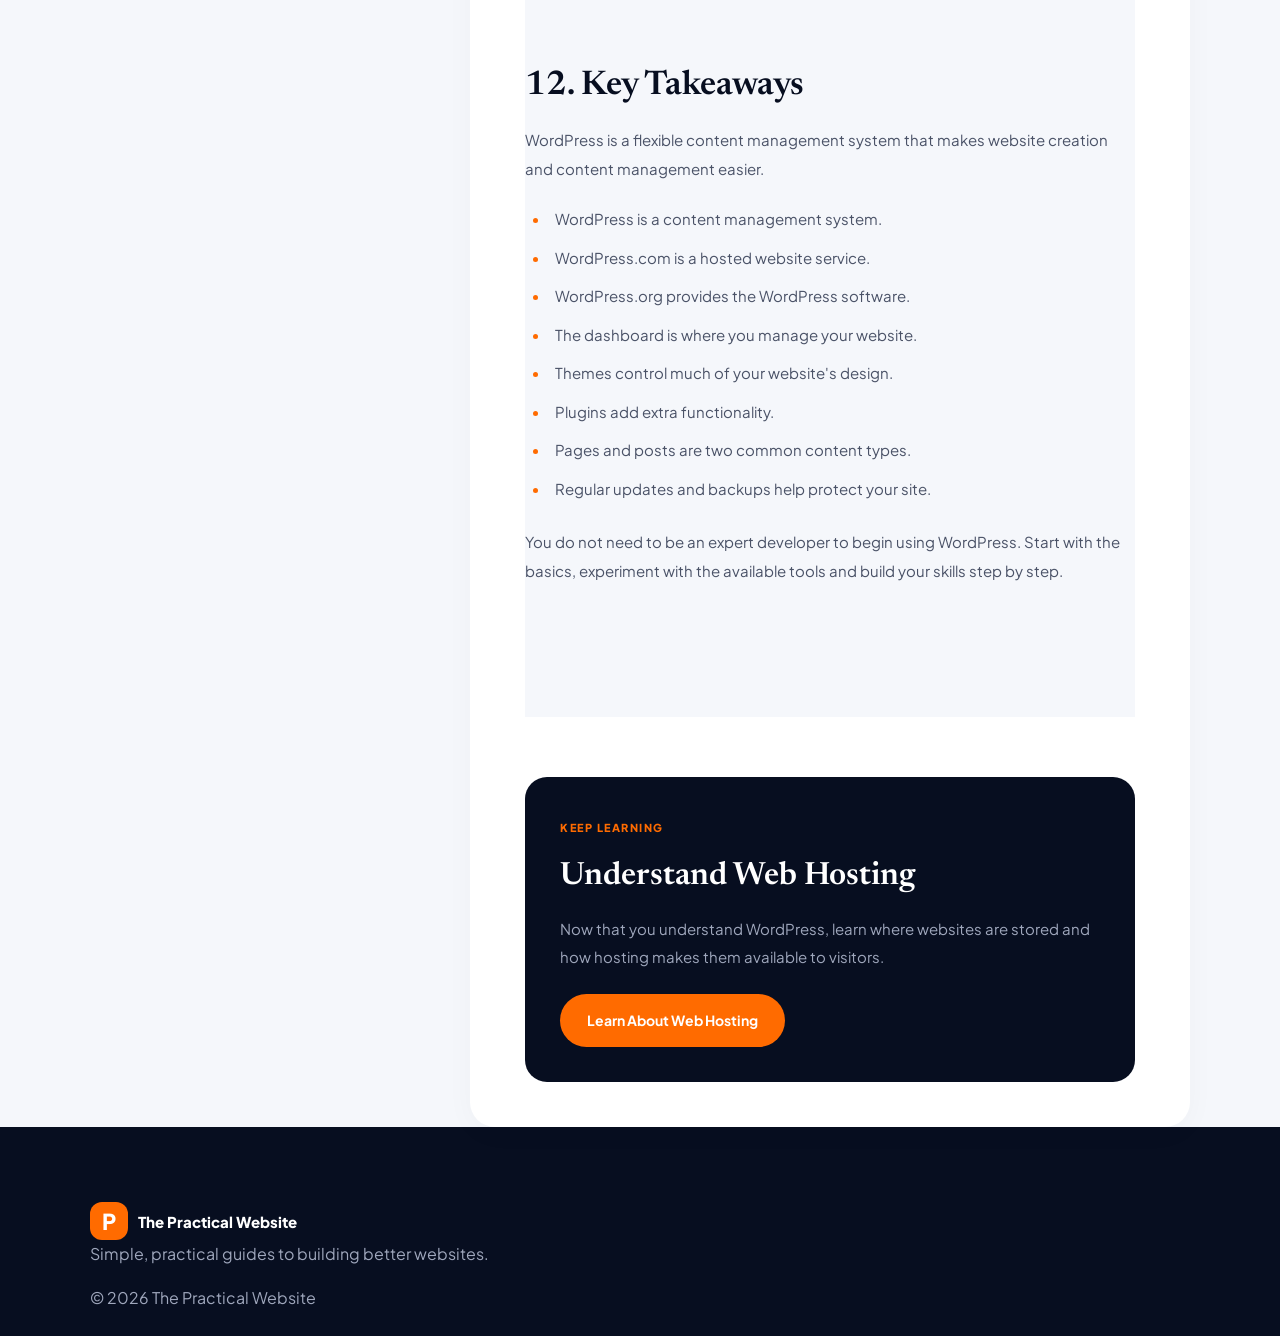
<file: wordpress-guide.html>
<!DOCTYPE html>
<html lang="en">

<head>
  <meta charset="UTF-8">
  <meta name="viewport" content="width=device-width, initial-scale=1.0">

  <title>WordPress for Beginners: A Complete Guide | The Practical Website</title>

  <meta name="description"
    content="Learn what WordPress is, how it works, the difference between WordPress.com and WordPress.org, and how to build your first WordPress website.">

  <link rel="stylesheet" href="style.css">
</head>

<body>

  <!-- HEADER -->
  <header class="site-header">
    <div class="container header-content">

      <a href="index.html" class="logo">
        <span class="logo-icon">P</span>
        <span>The Practical Website</span>
      </a>

      <nav class="main-nav">
        <a href="index.html">Home</a>
        <a href="index.html#guides">Guides</a>
        <a href="index.html#about">About</a>
        <a href="index.html#faq">FAQ</a>
      </nav>

      <a href="index.html#guides" class="button button-primary">
        Start Learning
      </a>

    </div>
  </header>

  <!-- ARTICLE HERO -->
  <section class="article-hero">
    <div class="container">

      <div class="article-breadcrumb">
        <a href="index.html">Home</a>
        <span>/</span>
        <span>WordPress</span>
      </div>

      <span class="article-category">WORDPRESS • BEGINNER GUIDE</span>

      <h1>WordPress for Beginners: Everything You Need to Know</h1>

      <p class="article-intro">
        WordPress makes it possible to create websites without
        writing every line of code yourself. Learn what WordPress
        is, how it works, and what you need to start building
        your own website.
      </p>

      <div class="article-meta">
        <span>Beginner friendly</span>
        <span>•</span>
        <span>About 10 minutes to read</span>
      </div>

    </div>
  </section>


  <!-- ARTICLE LAYOUT -->
  <main class="container article-layout">

    <!-- SIDEBAR -->
    <aside class="article-sidebar">
      <div class="toc-box">

        <h3>On This Page</h3>

        <a href="#what-is-wordpress">What is WordPress?</a>
        <a href="#how-it-works">How WordPress works</a>
        <a href="#wordpress-types">WordPress.com vs .org</a>
        <a href="#dashboard">The WordPress dashboard</a>
        <a href="#themes">Themes and design</a>
        <a href="#plugins">Plugins and features</a>
        <a href="#pages-posts">Pages and posts</a>
        <a href="#editor">The block editor</a>
        <a href="#installation">How to get started</a>
        <a href="#maintenance">Maintenance and security</a>
        <a href="#cost">How much does WordPress cost?</a>
        <a href="#summary">Key takeaways</a>

      </div>
    </aside>


    <!-- ARTICLE CONTENT -->
    <article class="article-content">


      <!-- SECTION 1 -->
      <section id="what-is-wordpress" class="article-section">

        <h2>1. What Is WordPress?</h2>

        <p>
          <strong>WordPress</strong> is a content management
          system (CMS) that helps people create, manage and
          publish websites.
        </p>

        <p>
          A content management system provides tools for
          organizing website content without requiring you
          to write all the code yourself.
        </p>

        <p>
          WordPress is used for many different types of websites,
          including:
        </p>

        <ul>
          <li>Personal blogs and websites.</li>
          <li>Business websites.</li>
          <li>News and magazine websites.</li>
          <li>Online stores.</li>
          <li>Educational websites.</li>
          <li>Portfolio and photography websites.</li>
        </ul>

        <p>
          One reason WordPress is popular is its flexibility.
          You can begin with a simple website and add more
          features as your needs grow.
        </p>

        <div class="article-note">
          <strong>Important:</strong>
          WordPress is not a website hosting company.
          It is software used to create and manage websites.
          You still need a way to make your website available
          on the internet.
        </div>

      </section>


      <!-- SECTION 2 -->
      <section id="how-it-works" class="article-section">

        <h2>2. How Does WordPress Work?</h2>

        <p>
          WordPress is built mainly with PHP and uses a database
          to store website information, such as pages, posts,
          settings and user accounts.
        </p>

        <p>
          When someone visits a WordPress website, the server
          processes the request, retrieves the necessary
          information and generates the page that the browser
          displays.
        </p>

        <p>A typical WordPress website uses several components:</p>

        <ul>
          <li>
            <strong>WordPress software:</strong>
            Manages the website and its content.
          </li>

          <li>
            <strong>Database:</strong>
            Stores content, settings and other information.
          </li>

          <li>
            <strong>Theme:</strong>
            Controls much of the website's design and layout.
          </li>

          <li>
            <strong>Plugins:</strong>
            Add extra features and functionality.
          </li>

          <li>
            <strong>Hosting server:</strong>
            Runs the website and makes it accessible online.
          </li>
        </ul>

        <div class="hosting-diagram">

          <div class="diagram-step">
            <strong>Visitor opens your website</strong>
            <span>A browser requests a page.</span>
          </div>

          <div class="diagram-arrow">↓</div>

          <div class="diagram-step">
            <strong>WordPress processes the request</strong>
            <span>The server runs the WordPress software.</span>
          </div>

          <div class="diagram-arrow">↓</div>

          <div class="diagram-step">
            <strong>WordPress gets the required information</strong>
            <span>Content and settings are retrieved from the database.</span>
          </div>

          <div class="diagram-arrow">↓</div>

          <div class="diagram-step">
            <strong>The page is generated</strong>
            <span>The theme and other resources help create the page.</span>
          </div>

          <div class="diagram-arrow">↓</div>

          <div class="diagram-step">
            <strong>The browser displays the website</strong>
            <span>The visitor can read and interact with the page.</span>
          </div>

        </div>

        <p>
          This process happens automatically. You normally
          manage your website through the WordPress dashboard
          rather than editing the database directly.
        </p>

      </section>


      <!-- SECTION 3 -->
      <section id="wordpress-types" class="article-section">

        <h2>3. WordPress.com vs WordPress.org</h2>

        <p>
          One of the most confusing things for beginners is
          that there are two different ways to use WordPress:
          WordPress.com and WordPress.org.
        </p>

        <p>
          They are related, but they offer different ways
          to create and manage a website.
        </p>

        <h3>WordPress.com</h3>

        <p>
          WordPress.com is a hosted website service.
          It provides the platform and hosting together.
        </p>

        <p>
          You can create an account and start building a website
          without arranging your own hosting server.
        </p>

        <p>
          Available features and customization options depend
          on the plan you choose.
        </p>

        <h3>WordPress.org</h3>

        <p>
          WordPress.org is the website where you can download
          the WordPress software.
        </p>

        <p>
          With a self-hosted WordPress website, you arrange
          your own hosting and install WordPress there.
          This gives you more control over your website's
          files, themes, plugins and configuration.
        </p>

        <div class="comparison-box">

          <h3>WordPress.com</h3>

          <p>
            Hosting is included as part of the service.
            Features and customization depend on your plan.
          </p>

          <h3>WordPress.org</h3>

          <p>
            You use the WordPress software with hosting
            that you arrange separately. You have more
            control over the website.
          </p>

        </div>

        <p>
          Neither option is automatically best for everyone.
          Your choice depends on your budget, technical needs
          and how much control you want.
        </p>

        <p>
          Official websites:
        </p>

        <ul>
          <li>
            <a href="https://wordpress.com/" target="_blank" rel="noopener noreferrer">
              Visit WordPress.com
            </a>
          </li>
          <li>
            <a href="https://wordpress.org/" target="_blank" rel="noopener noreferrer">
              Visit WordPress.org
            </a>
          </li>
        </ul>

      </section>


      <!-- SECTION 4 -->
      <section id="dashboard" class="article-section">

        <h2>4. Understanding the WordPress Dashboard</h2>

        <p>
          The WordPress dashboard is the administration area
          where you manage your website.
        </p>

        <p>
          After logging in, you can create content, change
          the design, install plugins and manage settings.
        </p>

        <p>Some important dashboard sections include:</p>

        <ul>
          <li>
            <strong>Posts:</strong>
            Create and manage blog articles.
          </li>

          <li>
            <strong>Pages:</strong>
            Create permanent website pages.
          </li>

          <li>
            <strong>Appearance:</strong>
            Manage themes and available design settings.
          </li>

          <li>
            <strong>Plugins:</strong>
            Add and manage extra functionality.
          </li>

          <li>
            <strong>Users:</strong>
            Manage website accounts and permissions.
          </li>

          <li>
            <strong>Settings:</strong>
            Configure important website options.
          </li>
        </ul>

        <p>
          The exact dashboard options can vary depending
          on your WordPress version, theme, plugins and
          hosting arrangement.
        </p>

      </section>


      <!-- SECTION 5 -->
      <section id="themes" class="article-section">

        <h2>5. What Are WordPress Themes?</h2>

        <p>
          A <strong>WordPress theme</strong> controls much
          of the visual design and layout of your website.
        </p>

        <p>
          A theme can define how your header, navigation,
          content areas, sidebars and footer look.
        </p>

        <p>
          Themes also help control typography, colors,
          spacing and other design details.
        </p>

        <p>
          WordPress offers many free and paid themes.
          Some are designed for blogs, while others focus
          on business websites, online stores or portfolios.
        </p>

        <h3>How to choose a theme</h3>

        <p>Before choosing a theme, consider:</p>

        <ul>
          <li>
            <strong>Responsive design:</strong>
            Does the website work well on phones and tablets?
          </li>

          <li>
            <strong>Performance:</strong>
            Is the theme reasonably lightweight?
          </li>

          <li>
            <strong>Updates:</strong>
            Is it maintained and compatible with current
            WordPress versions?
          </li>

          <li>
            <strong>Customization:</strong>
            Can you change the design to match your needs?
          </li>

          <li>
            <strong>Support:</strong>
            Is useful documentation available?
          </li>
        </ul>

        <div class="article-note">
          <strong>Beginner tip:</strong>
          Start with a simple, well-maintained theme.
          You do not need a complicated design to create
          a professional website.
        </div>

      </section>


      <!-- SECTION 6 -->
      <section id="plugins" class="article-section">

        <h2>6. What Are WordPress Plugins?</h2>

        <p>
          A <strong>plugin</strong> is an extension that adds
          functionality to a WordPress website.
        </p>

        <p>
          Think of WordPress as the basic structure of your
          website. Plugins let you add tools and features
          without building everything from scratch.
        </p>

        <p>Plugins can help you:</p>

        <ul>
          <li>Improve website security.</li>
          <li>Create contact forms.</li>
          <li>Optimize website performance.</li>
          <li>Improve search engine optimization.</li>
          <li>Create online stores.</li>
          <li>Make backups of website data.</li>
        </ul>

        <h3>Do you need many plugins?</h3>

        <p>
          No. Installing more plugins does not automatically
          make a website better.
        </p>

        <p>
          Too many unnecessary or poorly maintained plugins
          can create security, compatibility and performance
          problems.
        </p>

        <p>
          Choose plugins carefully. Check their features,
          update history, compatibility and reputation.
        </p>

      </section>


      <!-- SECTION 7 -->
      <section id="pages-posts" class="article-section">

        <h2>7. What Is the Difference Between Pages and Posts?</h2>

        <p>
          WordPress lets you publish two common types
          of content: pages and posts.
        </p>

        <h3>Pages</h3>

        <p>
          Pages are generally used for information that
          does not change frequently.
        </p>

        <p>Examples include:</p>

        <ul>
          <li>About Us</li>
          <li>Contact</li>
          <li>Privacy Policy</li>
          <li>Services</li>
        </ul>

        <h3>Posts</h3>

        <p>
          Posts are generally used for articles and regularly
          published content, such as blog entries and news.
        </p>

        <p>Examples include:</p>

        <ul>
          <li>How to Choose a Web Hosting Provider</li>
          <li>Beginner's Guide to Website Security</li>
          <li>Five Ways to Improve Website Speed</li>
        </ul>

        <div class="comparison-box">

          <h3>Pages</h3>
          <p>
            Usually contain important, relatively permanent
            website information.
          </p>

          <h3>Posts</h3>
          <p>
            Usually contain articles that appear in a blog
            or news section.
          </p>

        </div>

        <p>
          Both pages and posts can contain headings, paragraphs,
          images, links and other content.
        </p>

      </section>


      <!-- SECTION 8 -->
      <section id="editor" class="article-section">

        <h2>8. What Is the WordPress Block Editor?</h2>

        <p>
          WordPress includes a content editor called the
          <strong>Block Editor</strong>, also known as Gutenberg.
        </p>

        <p>
          Instead of writing an entire page as one large piece
          of content, you can build it using separate blocks.
        </p>

        <p>Common block types include:</p>

        <ul>
          <li>Paragraph blocks for text.</li>
          <li>Heading blocks for titles and sections.</li>
          <li>Image blocks for pictures.</li>
          <li>List blocks for bullet points.</li>
          <li>Button blocks for clickable buttons.</li>
          <li>Columns and group blocks for layouts.</li>
        </ul>

        <p>
          You can add, remove, move and customize blocks
          through the editor interface.
        </p>

        <p>
          This makes it possible to create structured pages
          without manually writing all the HTML.
        </p>

      </section>


      <!-- SECTION 9 -->
      <section id="installation" class="article-section">

        <h2>9. How to Get Started with WordPress</h2>

        <p>
          The steps depend on whether you choose WordPress.com
          or a self-hosted WordPress.org installation.
        </p>

        <h3>Option A: Start with WordPress.com</h3>

        <ol>
          <li>Visit the WordPress.com website.</li>
          <li>Create an account.</li>
          <li>Choose the available website setup options.</li>
          <li>Select a design or theme.</li>
          <li>Create your first page or post.</li>
          <li>Preview your website and publish it when ready.</li>
        </ol>

        <p>
          The available features depend on the plan and
          account options.
        </p>

        <h3>Option B: Use WordPress.org with hosting</h3>

        <ol>
          <li>Choose a suitable hosting provider.</li>
          <li>Register a domain name if you need one.</li>
          <li>Install WordPress on your hosting account.</li>
          <li>Log in to the WordPress dashboard.</li>
          <li>Choose a theme and configure your website.</li>
          <li>Create your pages and posts.</li>
          <li>Check your website before publishing.</li>
        </ol>

        <p>
          Many hosting providers offer automatic WordPress
          installation, so you may not need to install
          the software manually.
        </p>

        <div class="article-note">
          <strong>Good to know:</strong>
          You can also experiment with WordPress locally
          on your own computer using suitable local
          development software. This allows you to learn
          without publishing a website online.
        </div>

      </section>


      <!-- SECTION 10 -->
      <section id="maintenance" class="article-section">

        <h2>10. WordPress Maintenance and Security</h2>

        <p>
          Creating a website is only the beginning.
          A WordPress website also needs regular maintenance.
        </p>

        <p>Some important maintenance tasks include:</p>

        <ul>
          <li>
            <strong>Update WordPress:</strong>
            Install appropriate software updates.
          </li>

          <li>
            <strong>Update themes and plugins:</strong>
            Keep your installed extensions maintained.
          </li>

          <li>
            <strong>Make backups:</strong>
            Keep copies of your website files and database.
          </li>

          <li>
            <strong>Use strong passwords:</strong>
            Protect administrator accounts.
          </li>

          <li>
            <strong>Use HTTPS:</strong>
            Protect information exchanged with your website.
          </li>

          <li>
            <strong>Remove unused software:</strong>
            Delete themes and plugins you no longer need.
          </li>
        </ul>

        <p>
          Before major updates, make sure you have a recent
          backup and a way to restore your website if
          something goes wrong.
        </p>

      </section>


      <!-- SECTION 11 -->
      <section id="cost" class="article-section">

        <h2>11. How Much Does WordPress Cost?</h2>

        <p>
          The WordPress software available from WordPress.org
          is free and open source.
        </p>

        <p>
          However, running a self-hosted website can involve
          additional costs.
        </p>

        <p>Common expenses include:</p>

        <ul>
          <li>
            <strong>Domain name:</strong>
            A custom website address, usually renewed
            periodically.
          </li>

          <li>
            <strong>Web hosting:</strong>
            The server resources used to run your website.
          </li>

          <li>
            <strong>Premium themes:</strong>
            Optional designs with additional features.
          </li>

          <li>
            <strong>Premium plugins:</strong>
            Optional tools with paid features or support.
          </li>
        </ul>

        <p>
          You do not need to buy every available product.
          Many websites can start with the free WordPress
          software, a free theme and carefully selected
          free plugins.
        </p>

        <p>
          WordPress.com also offers different plans,
          with features and prices that can change.
        </p>

        <div class="article-note">
          <strong>Remember:</strong>
          Free software does not always mean a completely
          free website. Hosting, domain names and optional
          services may still cost money.
        </div>

      </section>


      <!-- SUMMARY -->
      <section id="summary" class="article-section">

        <h2>12. Key Takeaways</h2>

        <p>
          WordPress is a flexible content management system
          that makes website creation and content management
          easier.
        </p>

        <ul>
          <li>WordPress is a content management system.</li>
          <li>WordPress.com is a hosted website service.</li>
          <li>WordPress.org provides the WordPress software.</li>
          <li>The dashboard is where you manage your website.</li>
          <li>Themes control much of your website's design.</li>
          <li>Plugins add extra functionality.</li>
          <li>Pages and posts are two common content types.</li>
          <li>Regular updates and backups help protect your site.</li>
        </ul>

        <p>
          You do not need to be an expert developer to begin
          using WordPress. Start with the basics, experiment
          with the available tools and build your skills
          step by step.
        </p>

      </section>


      <!-- NEXT GUIDE -->
      <div class="next-guide">

        <span class="article-category">KEEP LEARNING</span>

        <h2>Understand Web Hosting</h2>

        <p>
          Now that you understand WordPress, learn where
          websites are stored and how hosting makes them
          available to visitors.
        </p>

        <a href="hosting.html" class="button button-primary">
          Learn About Web Hosting
        </a>

      </div>

    </article>

  </main>


  <!-- FOOTER -->
  <footer class="site-footer">
    <div class="container footer-inner">

      <a href="index.html" class="logo">
        <span class="logo-icon">P</span>
        <span>The Practical Website</span>
      </a>

      <p>
        Simple, practical guides to building better websites.
      </p>

      <span class="footer-copyright">
        © 2026 The Practical Website
      </span>

    </div>
  </footer>
  <button class="back-to-top" id="backToTop" aria-label="Go to top">
    ↑ Go Up
  </button>

  <script>
    const backToTop = document.getElementById("backToTop");

    window.addEventListener("scroll", function () {
      if (window.scrollY > 300) {
        backToTop.classList.add("show");
      } else {
        backToTop.classList.remove("show");
      }
    });

    backToTop.addEventListener("click", function () {
      window.scrollTo({
        top: 0,
        behavior: "smooth"
      });
    });
  </script>
</body>

</html>
</file>
<file: style.css>
/* =================================
   THE PRACTICAL WEBSITE
   Main stylesheet
================================= */


/* 1. FONTS */

@import url('https://fonts.googleapis.com/css2?family=Newsreader:opsz,wght@6..72,400;6..72,500;6..72,600;6..72,700&family=Plus+Jakarta+Sans:wght@400;500;600;700;800&display=swap');


/* 2. COLORS AND GENERAL SETTINGS */

:root {
  --navy: #070e20;
  --orange: #ff6b00;
  --light-bg: #f5f7fb;
  --white: #ffffff;
  --text: #4a5267;
  --muted: #9fa7bc;
  --pale-orange: #fff1e5;
}

* {
  box-sizing: border-box;
}

html {
  scroll-behavior: smooth;
}

body {
  margin: 0;
  background: var(--light-bg);
  color: var(--text);
  font-family: 'Plus Jakarta Sans', Arial, sans-serif;
  font-size: 16px;
  line-height: 1.7;
}

h1,
h2,
h3 {
  margin-top: 0;
  color: var(--navy);
  font-family: 'Newsreader', Georgia, serif;
  font-weight: 600;
  line-height: 1.15;
}

p {
  margin-top: 0;
}

a {
  color: inherit;
  text-decoration: none;
}

.container {
  width: 90%;
  max-width: 1100px;
  margin: 0 auto;
}

.section-padding {
  padding: 100px 0;
}


/* 3. HEADER */

.site-header {
  position: absolute;
  top: 0;
  left: 0;
  z-index: 10;
  width: 100%;
  padding: 25px 0;
}

.header-content {
  display: flex;
  align-items: center;
  justify-content: space-between;
  gap: 25px;
}

.logo {
  display: inline-flex;
  align-items: center;
  gap: 10px;
  color: var(--white);
  font-size: 15px;
  font-weight: 800;
  white-space: nowrap;
}

.logo-icon {
  display: inline-flex;
  width: 38px;
  height: 38px;
  align-items: center;
  justify-content: center;
  border-radius: 12px;
  background: var(--orange);
  color: var(--white);
  font-size: 22px;
  font-weight: 800;
}

.main-nav {
  display: flex;
  align-items: center;
  gap: 30px;
  padding: 12px 25px;
  border: 1px solid rgba(255, 255, 255, 0.15);
  border-radius: 40px;
  background: rgba(255, 255, 255, 0.06);
}

.main-nav a {
  color: #dce1ec;
  font-size: 13px;
  transition: color 0.2s;
}

.main-nav a:hover {
  color: var(--orange);
}

.header-button {
  padding: 11px 20px;
  border: 1px solid rgba(255, 255, 255, 0.5);
  border-radius: 30px;
  color: var(--white);
  font-size: 13px;
  font-weight: 600;
  transition: background 0.2s;
}

.header-button:hover {
  background: var(--orange);
  border-color: var(--orange);
}


/* 4. BUTTONS */

.button {
  display: inline-block;
  padding: 15px 27px;
  border-radius: 35px;
  font-size: 14px;
  font-weight: 700;
  transition: transform 0.2s, background 0.2s;
}

.button:hover {
  transform: translateY(-3px);
}

.button-primary {
  background: var(--orange);
  color: var(--white);
}

.button-primary:hover {
  background: #e85f00;
}

.button-light {
  background: var(--white);
  color: var(--navy);
}

.button-light:hover {
  background: var(--pale-orange);
}


/* 5. HERO SECTION */

.hero {
  display: flex;
  min-height: 760px;
  align-items: center;
  justify-content: center;
  padding: 150px 20px 100px;
  border-radius: 0 0 60px 60px;
  background: var(--navy);
  color: var(--white);
  text-align: center;
}

.hero-content {
  max-width: 850px;
}

.hero-label,
.section-label {
  display: inline-block;
  margin-bottom: 20px;
  color: var(--orange);
  font-size: 12px;
  font-weight: 800;
  letter-spacing: 2px;
}

.hero h1 {
  margin-bottom: 25px;
  color: var(--white);
  font-size: clamp(45px, 7vw, 76px);
}

.hero p {
  max-width: 650px;
  margin: 0 auto 35px;
  color: var(--muted);
  font-size: 17px;
}


/* 6. INTRODUCTION */

.intro {
  text-align: center;
}

.intro-content {
  max-width: 750px;
}

.intro h2,
.section-heading h2 {
  margin-bottom: 20px;
  font-size: 44px;
}

.intro p {
  color: var(--text);
}


/* 7. SECTION HEADINGS */

.section-heading {
  max-width: 650px;
  margin: 0 auto 55px;
  text-align: center;
}

.section-heading p {
  color: var(--muted);
}


/* 8. GUIDE CARDS */

.guides {
  background: var(--white);
}

.guide-grid {
  display: grid;
  grid-template-columns: repeat(3, 1fr);
  gap: 22px;
}

.guide-card {
  padding: 35px 30px;
  border: 1px solid #edf0f5;
  border-radius: 25px;
  background: var(--white);
  transition: transform 0.25s, box-shadow 0.25s;
}

.guide-card:hover {
  transform: translateY(-7px);
  box-shadow: 0 15px 40px rgba(7, 14, 32, 0.08);
}

.card-icon {
  display: flex;
  width: 60px;
  height: 60px;
  align-items: center;
  justify-content: center;
  margin-bottom: 25px;
  border-radius: 18px;
  background: var(--pale-orange);
  font-size: 27px;
}

.guide-card h3 {
  margin-bottom: 12px;
  font-size: 25px;
}

.guide-card p {
  min-height: 80px;
  color: var(--muted);
  font-size: 14px;
}

.guide-card a,
.popular-card a {
  color: var(--orange);
  font-size: 13px;
  font-weight: 800;
}


/* 9. ABOUT SECTION */

.about-content {
  display: grid;
  grid-template-columns: 1fr 1fr;
  align-items: center;
  gap: 70px;
}

.about-image {
  display: flex;
  min-height: 380px;
  align-items: center;
  justify-content: center;
  border-radius: 30px;
  background: var(--pale-orange);
}

.image-placeholder {
  display: flex;
  width: 75%;
  min-height: 250px;
  flex-direction: column;
  align-items: center;
  justify-content: center;
  gap: 10px;
  border: 2px solid rgba(255, 107, 0, 0.2);
  border-radius: 25px;
  color: var(--orange);
  font-size: 14px;
  letter-spacing: 5px;
}

.image-placeholder strong {
  color: var(--navy);
  font-size: 45px;
  letter-spacing: 2px;
}

.about-text h2 {
  margin-bottom: 20px;
  font-size: 43px;
}

.about-text p {
  margin-bottom: 20px;
}

.about-text ul,
.start-text ul {
  padding-left: 22px;
  margin-bottom: 30px;
}

.about-text li {
  margin-bottom: 12px;
  padding-left: 5px;
}


/* 10. LEARNING PATH */

.learning {
  background: var(--white);
}

.learning-grid {
  display: grid;
  grid-template-columns: repeat(4, 1fr);
  gap: 20px;
}

.learning-card {
  padding: 30px 25px;
  border-radius: 22px;
  background: var(--light-bg);
}

.step-number {
  display: block;
  margin-bottom: 20px;
  color: var(--orange);
  font-size: 30px;
  font-weight: 800;
}

.learning-card h3 {
  margin-bottom: 12px;
  font-size: 24px;
}

.learning-card p {
  margin-bottom: 0;
  color: var(--muted);
  font-size: 14px;
}


/* 11. POPULAR GUIDES */

.popular-grid {
  display: grid;
  grid-template-columns: repeat(3, 1fr);
  gap: 22px;
}

.popular-card {
  padding: 35px 30px;
  border-radius: 25px;
  background: var(--white);
  box-shadow: 0 5px 25px rgba(7, 14, 32, 0.04);
}

.article-category {
  display: inline-block;
  margin-bottom: 20px;
  color: var(--orange);
  font-size: 11px;
  font-weight: 800;
  letter-spacing: 1.5px;
}

.popular-card h3 {
  margin-bottom: 15px;
  font-size: 26px;
}

.popular-card p {
  min-height: 80px;
  color: var(--muted);
  font-size: 14px;
}


/* 12. DARK START SECTION */

.start-section {
  margin: 0 3%;
  border-radius: 35px;
  background: var(--navy);
  color: var(--white);
}

.start-content {
  display: grid;
  grid-template-columns: 1fr 1fr;
  align-items: center;
  gap: 70px;
}

.start-text h2 {
  margin-bottom: 20px;
  color: var(--white);
  font-size: 43px;
}

.start-text p {
  color: var(--muted);
}

.start-text ul {
  color: #dce1ec;
}

.start-text li {
  margin-bottom: 12px;
  padding-left: 5px;
}

.start-text li::marker {
  color: var(--orange);
}


/* BROWSER ILLUSTRATION */

.start-visual {
  display: flex;
  min-height: 330px;
  align-items: center;
  justify-content: center;
  border-radius: 25px;
  background: #111d35;
}

.browser-window {
  width: 80%;
  overflow: hidden;
  border-radius: 15px;
  background: var(--white);
  box-shadow: 0 20px 50px rgba(0, 0, 0, 0.2);
}

.browser-top {
  display: flex;
  gap: 7px;
  padding: 14px;
  background: #e9edf4;
}

.browser-top span {
  width: 9px;
  height: 9px;
  border-radius: 50%;
  background: var(--muted);
}

.browser-content {
  padding: 25px;
}

.browser-line {
  width: 85%;
  height: 10px;
  margin-bottom: 13px;
  border-radius: 10px;
  background: #e5e9f0;
}

.browser-line.short {
  width: 55%;
}

.browser-block {
  height: 90px;
  margin: 20px 0;
  border-radius: 10px;
  background: var(--pale-orange);
}


/* 13. FAQ SECTION */

.faq {
  background: var(--white);
}

.faq-content {
  max-width: 850px;
}

.faq-list {
  display: flex;
  flex-direction: column;
  gap: 15px;
}

.faq-item {
  padding: 22px 25px;
  border: 1px solid #e9edf3;
  border-radius: 17px;
  background: var(--light-bg);
}

.faq-item summary {
  position: relative;
  padding-right: 30px;
  color: var(--navy);
  cursor: pointer;
  font-size: 15px;
  font-weight: 700;
  list-style: none;
}

.faq-item summary::-webkit-details-marker {
  display: none;
}

.faq-item summary::after {
  position: absolute;
  top: -3px;
  right: 0;
  color: var(--orange);
  content: '+';
  font-size: 23px;
}

.faq-item[open] summary::after {
  content: '−';
}

.faq-item p {
  margin: 15px 0 0;
  color: var(--muted);
  font-size: 14px;
}


/* 14. FINAL CALL TO ACTION */

.final-cta {
  padding: 75px 0;
  background: var(--orange);
}

.cta-content {
  display: flex;
  align-items: center;
  justify-content: space-between;
  gap: 30px;
}

.cta-content h2 {
  margin-bottom: 10px;
  color: var(--white);
  font-size: 38px;
}

.cta-content p {
  margin-bottom: 0;
  color: rgba(255, 255, 255, 0.85);
}


/* 15. FOOTER */

.site-footer {
  padding: 75px 0 25px;
  background: var(--navy);
  color: var(--muted);
}

.footer-content {
  display: grid;
  grid-template-columns: 2fr 1fr 1fr;
  gap: 60px;
  padding-bottom: 55px;
}

.footer-about p {
  max-width: 350px;
  margin-top: 20px;
  font-size: 14px;
}

.footer-links {
  display: flex;
  flex-direction: column;
  gap: 12px;
}

.footer-links h3 {
  margin-bottom: 10px;
  color: var(--white);
  font-family: 'Plus Jakarta Sans', Arial, sans-serif;
  font-size: 14px;
}

.footer-links a {
  font-size: 13px;
  transition: color 0.2s;
}

.footer-links a:hover {
  color: var(--orange);
}

.footer-bottom {
  display: flex;
  justify-content: space-between;
  gap: 20px;
  padding-top: 25px;
  border-top: 1px solid rgba(255, 255, 255, 0.12);
  font-size: 12px;
}


/* 16. TABLET SCREENS */

@media (max-width: 900px) {

  .main-nav {
    gap: 15px;
    padding: 10px 15px;
  }

  .guide-grid {
    grid-template-columns: repeat(2, 1fr);
  }

  .learning-grid {
    grid-template-columns: repeat(2, 1fr);
  }

  .about-content,
  .start-content {
    gap: 35px;
  }

  .popular-grid {
    grid-template-columns: 1fr 1fr;
  }

}


/* 17. MOBILE SCREENS */

@media (max-width: 650px) {

  .section-padding {
    padding: 70px 0;
  }

  .site-header {
    padding: 18px 0;
  }

  .header-content {
    flex-wrap: wrap;
    justify-content: center;
  }

  .logo {
    width: 100%;
    justify-content: center;
  }

  .main-nav {
    gap: 17px;
  }

  .main-nav a {
    font-size: 12px;
  }

  .header-button {
    display: none;
  }

  .hero {
    min-height: 650px;
    padding: 180px 15px 90px;
    border-radius: 0 0 35px 35px;
  }

  .hero h1 {
    font-size: 45px;
  }

  .hero p {
    font-size: 15px;
  }

  .intro h2,
  .section-heading h2,
  .about-text h2,
  .start-text h2 {
    font-size: 34px;
  }

  .guide-grid,
  .popular-grid,
  .learning-grid {
    grid-template-columns: 1fr;
  }

  .guide-card p,
  .popular-card p {
    min-height: auto;
  }

  .about-content,
  .start-content {
    grid-template-columns: 1fr;
  }

  .about-image {
    min-height: 280px;
  }

  .start-section {
    margin: 0 12px;
    border-radius: 25px;
  }

  .start-visual {
    min-height: 250px;
  }

  .cta-content {
    flex-direction: column;
    align-items: flex-start;
  }

  .cta-content h2 {
    font-size: 32px;
  }

  .footer-content {
    grid-template-columns: 1fr 1fr;
    gap: 35px;
  }

  .footer-about {
    grid-column: 1 / -1;
  }

  .footer-bottom {
    flex-direction: column;
    gap: 5px;
  }

}


/* =================================
   ARTICLE PAGE
================================= */


/* ARTICLE HERO */

.article-hero {
  padding: 180px 20px 90px;
  border-radius: 0 0 50px 50px;
  background: var(--navy);
  color: var(--white);
  text-align: center;
}

.article-hero-content {
  max-width: 850px;
}

.article-breadcrumb {
  display: flex;
  justify-content: center;
  gap: 12px;
  margin-bottom: 35px;
  color: var(--muted);
  font-size: 13px;
}

.article-breadcrumb a:hover {
  color: var(--orange);
}

.article-hero h1 {
  margin-bottom: 20px;
  color: var(--white);
  font-size: clamp(45px, 7vw, 68px);
}

.article-subtitle {
  max-width: 650px;
  margin: 0 auto 25px;
  color: var(--muted);
  font-size: 18px;
}

.article-meta {
  display: flex;
  justify-content: center;
  gap: 12px;
  color: #dce1ec;
  font-size: 12px;
}


/* ARTICLE LAYOUT */

.article-section {
  padding: 80px 0 110px;
  background: var(--light-bg);
}

.article-layout {
  display: grid;
  grid-template-columns: 240px minmax(0, 720px);
  align-items: start;
  justify-content: space-between;
  gap: 50px;
}


/* TABLE OF CONTENTS */

.article-sidebar {
  position: sticky;
  top: 25px;
}

.toc-box {
  padding: 25px;
  border: 1px solid #e9edf3;
  border-radius: 20px;
  background: var(--white);
}

.toc-box h3 {
  margin-bottom: 20px;
  font-family: 'Plus Jakarta Sans', Arial, sans-serif;
  font-size: 15px;
}

.toc-box a {
  display: block;
  margin-bottom: 14px;
  color: var(--text);
  font-size: 12px;
  line-height: 1.5;
  transition: color 0.2s;
}

.toc-box a:hover {
  color: var(--orange);
}


/* ARTICLE TEXT */

.article-content {
  min-width: 0;
  padding: 45px 55px;
  border-radius: 25px;
  background: var(--white);
  box-shadow: 0 5px 30px rgba(7, 14, 32, 0.03);
  overflow-wrap: break-word;
}

.article-content p {
  margin-bottom: 22px;
  color: var(--text);
  font-size: 15px;
  line-height: 1.9;
}

.article-content strong {
  color: var(--navy);
}

.article-content h2 {
  margin-top: 55px;
  margin-bottom: 20px;
  font-size: 34px;
  scroll-margin-top: 30px;
}

.article-content h3 {
  margin-top: 30px;
  margin-bottom: 12px;
  font-size: 23px;
}

.article-content ul,
.article-content ol {
  margin: 0 0 25px;
  padding-left: 25px;
  color: var(--text);
  font-size: 15px;
  line-height: 1.9;
}

.article-content li {
  margin-bottom: 10px;
  padding-left: 5px;
}

.article-content li::marker {
  color: var(--orange);
}

.article-intro {
  color: var(--navy) !important;
  font-size: 19px !important;
  font-weight: 600;
}


/* ARTICLE NOTES */

.article-note {
  margin: 30px 0;
  padding: 25px;
  border-left: 4px solid var(--orange);
  border-radius: 0 15px 15px 0;
  background: var(--pale-orange);
  color: var(--text);
  font-size: 14px;
  line-height: 1.8;
}

.article-note strong {
  display: block;
  margin-bottom: 5px;
}


/* HOSTING DIAGRAM */

.hosting-diagram {
  display: flex;
  flex-direction: column;
  align-items: center;
  margin: 35px 0;
  padding: 30px 20px;
  border-radius: 20px;
  background: var(--light-bg);
}

.diagram-step {
  width: 100%;
  max-width: 360px;
  padding: 20px;
  border: 1px solid #e9edf3;
  border-radius: 15px;
  background: var(--white);
  text-align: center;
}

.diagram-step span {
  display: block;
  margin-bottom: 8px;
  color: var(--orange);
  font-size: 12px;
  font-weight: 800;
}

.diagram-step strong {
  display: block;
  color: var(--navy);
  font-size: 16px;
}

.diagram-step p {
  margin: 5px 0 0;
  color: var(--muted);
  font-size: 12px;
}

.diagram-arrow {
  padding: 8px;
  color: var(--orange);
  font-size: 23px;
  font-weight: 800;
}


/* DOMAIN AND HOSTING COMPARISON */

.comparison-box {
  display: grid;
  grid-template-columns: 1fr 1fr;
  gap: 15px;
  margin: 30px 0;
}

.comparison-box>div {
  padding: 25px 15px;
  border-radius: 18px;
  background: var(--light-bg);
  text-align: center;
}

.comparison-icon {
  display: block;
  margin-bottom: 10px;
  font-size: 30px;
}

.comparison-box h3 {
  margin: 0 0 10px;
  font-size: 21px;
}

.comparison-box p {
  margin: 0;
  color: var(--muted);
  font-size: 13px;
}


/* HOSTING TABLE */

.hosting-table-wrapper {
  width: 100%;
  margin: 30px 0;
  overflow-x: auto;
}

.hosting-table {
  width: 100%;
  border-collapse: collapse;
  font-size: 13px;
  text-align: left;
}

.hosting-table th {
  padding: 15px 12px;
  background: var(--navy);
  color: var(--white);
}

.hosting-table th:first-child {
  border-radius: 10px 0 0 0;
}

.hosting-table th:last-child {
  border-radius: 0 10px 0 0;
}

.hosting-table td {
  padding: 15px 12px;
  border-bottom: 1px solid #e9edf3;
  color: var(--text);
  vertical-align: top;
}

.hosting-table tr:nth-child(even) {
  background: var(--light-bg);
}


/* NEXT GUIDE */

.next-guide {
  margin-top: 60px;
  padding: 35px;
  border-radius: 22px;
  background: var(--navy);
}

.next-guide h2 {
  margin-top: 0;
  color: var(--white);
  font-size: 32px;
}

.next-guide p {
  color: var(--muted);
}


/* ARTICLE MOBILE LAYOUT */

@media (max-width: 900px) {

  .article-layout {
    grid-template-columns: 1fr;
    gap: 25px;
  }

  .article-sidebar {
    position: static;
  }

  .toc-box {
    display: grid;
    grid-template-columns: 1fr 1fr;
    gap: 10px 20px;
  }

  .toc-box h3 {
    grid-column: 1 / -1;
  }

  .toc-box a {
    margin-bottom: 5px;
  }

}


@media (max-width: 650px) {

  .article-hero {
    padding: 190px 15px 75px;
    border-radius: 0 0 35px 35px;
  }

  .article-hero h1 {
    font-size: 43px;
  }

  .article-subtitle {
    font-size: 15px;
  }

  .article-meta {
    flex-wrap: wrap;
    font-size: 11px;
  }

  .article-section {
    padding: 45px 0 70px;
  }

  .article-content {
    padding: 30px 22px;
    border-radius: 18px;
  }

  .article-content h2 {
    font-size: 29px;
  }

  .article-content h3 {
    font-size: 21px;
  }

  .toc-box {
    grid-template-columns: 1fr;
    padding: 20px;
  }

  .toc-box h3 {
    grid-column: auto;
  }

  .comparison-box {
    grid-template-columns: 1fr;
  }

  .hosting-table {
    min-width: 520px;
  }

  .next-guide {
    padding: 25px;
  }

}


/* DOMAIN ARTICLE DETAILS */

.domain-example {
  margin: 25px 0;
  padding: 25px;
  border: 1px solid #e9edf3;
  border-radius: 16px;
  background: var(--light-bg);
  color: var(--orange);
  font-size: 22px;
  text-align: center;
  overflow-wrap: anywhere;
}

.domain-example span {
  color: var(--muted);
}

.domain-example strong {
  color: var(--navy);
}

.domain-breakdown {
  display: grid;
  grid-template-columns: repeat(3, 1fr);
  gap: 10px;
  margin: 30px 0;
}

.domain-part {
  display: flex;
  min-width: 0;
  flex-direction: column;
  align-items: center;
  padding: 20px 8px;
  border-radius: 15px;
  background: var(--light-bg);
  text-align: center;
}

.domain-part strong {
  color: var(--orange);
  font-size: 20px;
  overflow-wrap: anywhere;
}

.domain-part span {
  margin-top: 7px;
  color: var(--muted);
  font-size: 11px;
}

.article-content a:not(.button) {
  color: var(--orange);
  font-weight: 700;
}

.article-content a:not(.button):hover {
  text-decoration: underline;
}

@media (max-width: 650px) {
  .domain-breakdown {
    grid-template-columns: 1fr;
  }
}

/* BACK TO TOP BUTTON */

.back-to-top {
  position: fixed;
  right: 30px;
  top: 50%;
  z-index: 100;
  display: flex;
  align-items: center;
  gap: 8px;
  padding: 13px 20px;
  border: none;
  border-radius: 30px;
  background: var(--orange);
  color: var(--white);
  font-family: inherit;
  font-size: 13px;
  font-weight: 700;
  cursor: pointer;
  box-shadow: 0 5px 20px rgba(7, 14, 32, 0.15);
  opacity: 0;
  visibility: hidden;
  transform: translateY(10px);
  transition: opacity 0.25s, transform 0.25s, visibility 0.25s;
  transform: translateY(-50%);
}

.back-to-top.show {
  opacity: 1;
  visibility: visible;
  transform: translateY(0);
}

.back-to-top:hover {
  background: #e85f00;
  transform: translateY(-3px);
}

@media (max-width: 600px) {
  .back-to-top {
    right: 18px;
    top: 50%;
  }
}
</file>
